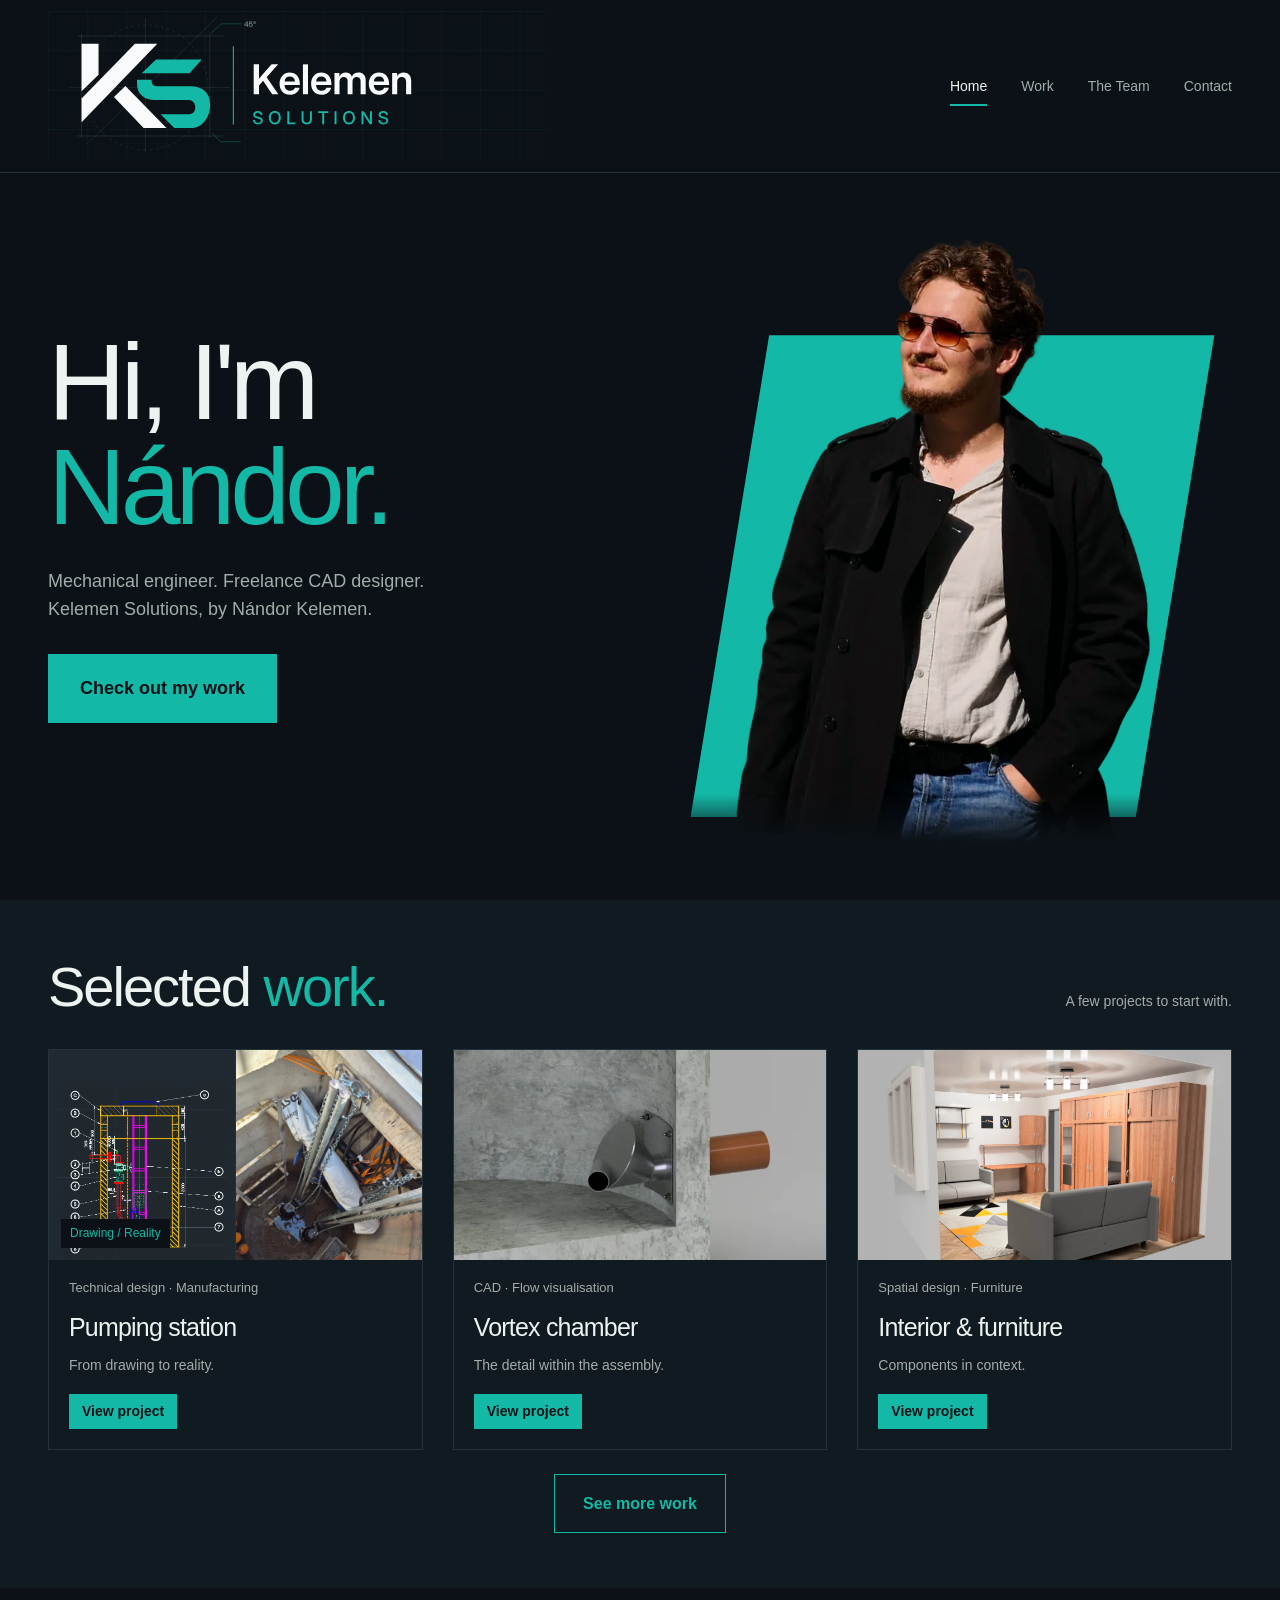
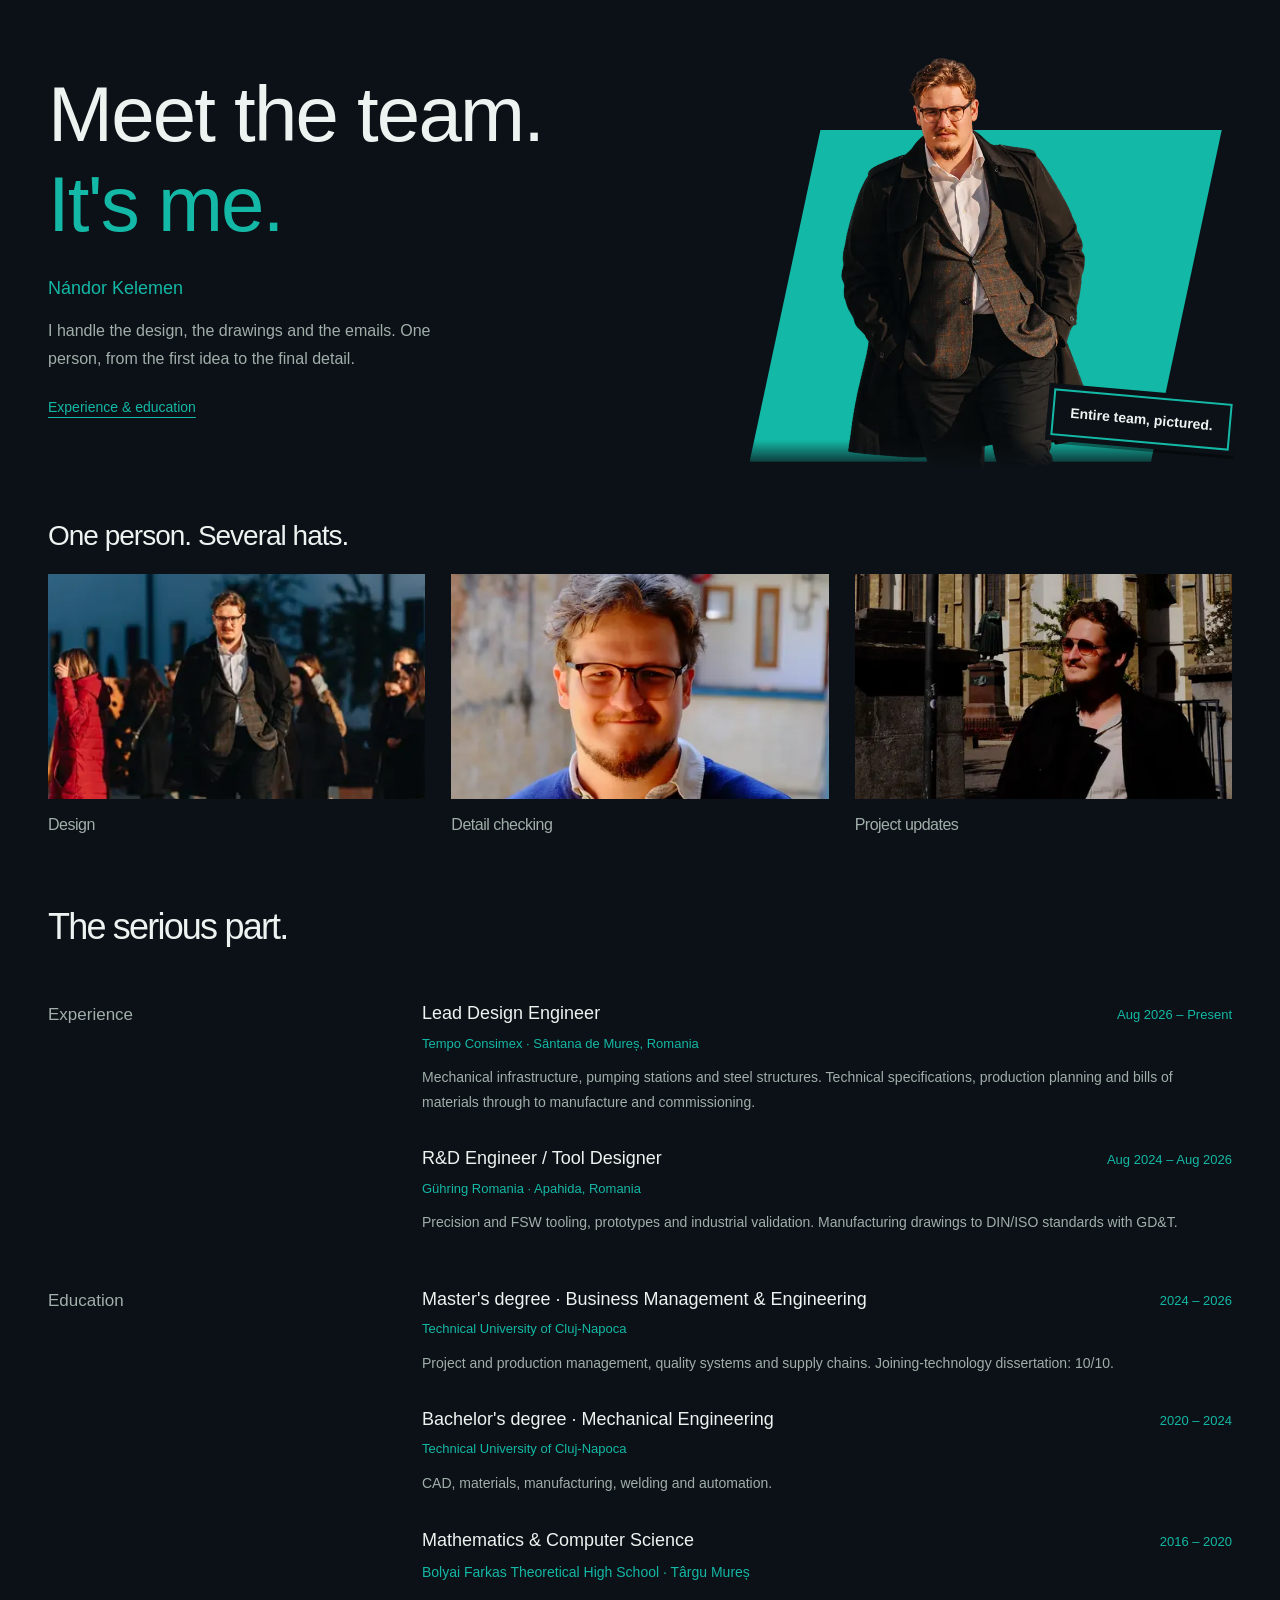
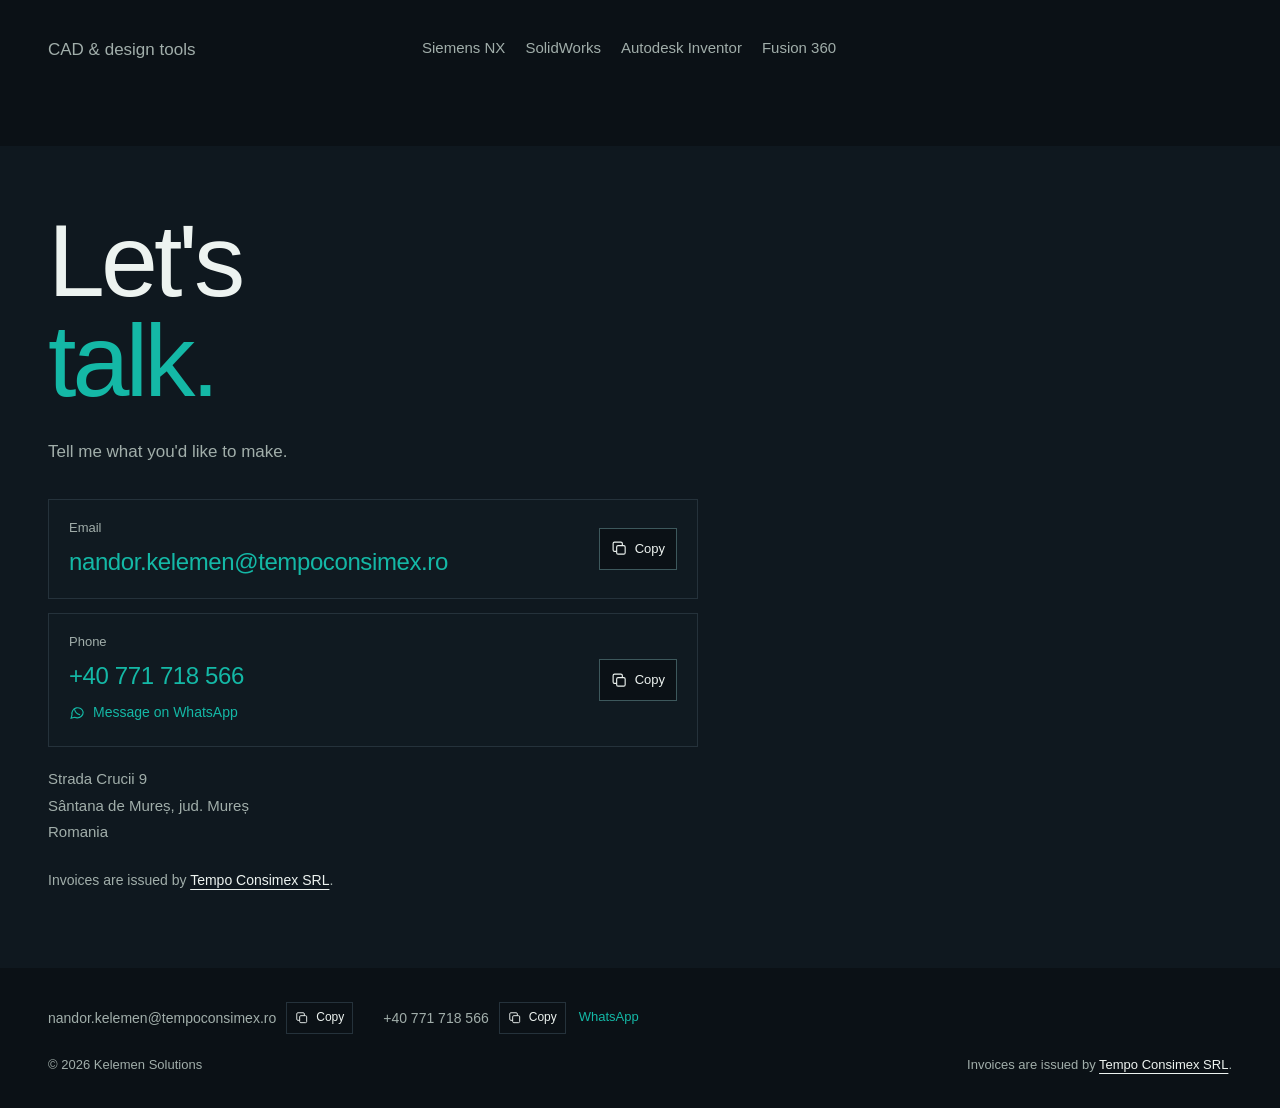
<file: index.html>
<!DOCTYPE html>
<html lang="en"><head><meta charset="UTF-8"><meta name="viewport" content="width=device-width, initial-scale=1"><meta name="theme-color" content="#0b1116"><meta name="description" content="Kelemen Solutions: freelance product CAD design, technical drawings, design for manufacturing and reverse engineering by Nándor Kelemen in Mureș, Romania."><title>Kelemen Solutions | Freelance CAD &amp; Mechanical Design</title><link rel="stylesheet" href="styles.css?v=10d31393b1"><script src="site.js?v=8be8370fa9" defer></script>
<meta property="og:type" content="website">
<meta property="og:site_name" content="Kelemen Solutions">
<meta property="og:title" content="Kelemen Solutions | Freelance CAD &amp; Mechanical Design">
<meta property="og:description" content="Kelemen Solutions: freelance product CAD design, technical drawings, design for manufacturing and reverse engineering by Nándor Kelemen in Mureș, Romania.">
<meta property="og:url" content="https://kelemensolutions.eu/">
<meta property="og:image" content="https://kelemensolutions.eu/assets/share-logo.png">
<meta property="og:image:secure_url" content="https://kelemensolutions.eu/assets/share-logo.png">
<meta property="og:image:type" content="image/png">
<meta property="og:image:width" content="1200">
<meta property="og:image:height" content="630">
<meta property="og:image:alt" content="Kelemen Solutions logo in white and teal on a charcoal engineering grid">
<meta name="twitter:card" content="summary_large_image">
<meta name="twitter:title" content="Kelemen Solutions | Freelance CAD &amp; Mechanical Design">
<meta name="twitter:description" content="Kelemen Solutions: freelance product CAD design, technical drawings, design for manufacturing and reverse engineering by Nándor Kelemen in Mureș, Romania.">
<meta name="twitter:image" content="https://kelemensolutions.eu/assets/share-logo.png">
<meta name="twitter:image:alt" content="Kelemen Solutions logo">
<link rel="canonical" href="https://kelemensolutions.eu/">
<script type="application/ld+json">{"@context":"https://schema.org","@graph":[{"@type":"WebSite","@id":"https://kelemensolutions.eu/#website","name":"Kelemen Solutions","url":"https://kelemensolutions.eu/","publisher":{"@id":"https://kelemensolutions.eu/#organization"},"inLanguage":"en"},{"@type":"Organization","@id":"https://kelemensolutions.eu/#organization","name":"Kelemen Solutions","url":"https://kelemensolutions.eu/","description":"Kelemen Solutions: freelance product CAD design, technical drawings, design for manufacturing and reverse engineering by Nándor Kelemen in Mureș, Romania.","logo":{"@type":"ImageObject","url":"https://kelemensolutions.eu/assets/share-logo.png","width":1200,"height":630},"founder":{"@id":"https://kelemensolutions.eu/#nandor-kelemen"},"email":"nandor.kelemen@tempoconsimex.ro","telephone":"+40771718566","address":{"@type":"PostalAddress","streetAddress":"Strada Crucii 9","addressLocality":"Sântana de Mureș","addressRegion":"Mureș","addressCountry":"RO"}},{"@type":"Person","@id":"https://kelemensolutions.eu/#nandor-kelemen","name":"Nándor Kelemen","jobTitle":"Mechanical Engineer","url":"https://kelemensolutions.eu/team"}]}</script>
<link rel="icon" href="favicon.ico?v=e1e530679e" sizes="16x16 32x32 48x48"><link rel="icon" type="image/png" href="assets/favicon-48.png?v=e1e530679e" sizes="48x48"><link rel="apple-touch-icon" href="assets/favicon-180.png?v=e1e530679e" sizes="180x180">
</head><body class="home-page scrolling-home"><a class="skip" href="#main">Skip to content</a><header class="site-header home-header"><div class="wrap header-inner"><a class="brand home-banner-brand" href="index.html" aria-label="Kelemen Solutions home"><svg class="home-blueprint-logo" xmlns="http://www.w3.org/2000/svg" width="1400" height="420" viewBox="0 0 1400 420" role="img" aria-label="Kelemen Solutions — engineering blueprint banner">
<title>Kelemen Solutions — engineering blueprint banner</title><desc>Blue grid, construction geometry, logo on dark background; for engineering-brand presentations.</desc>
<rect width="1400" height="420" fill="#0B1116"/><defs>
    <pattern id="tiny" width="22" height="22" patternUnits="userSpaceOnUse"><path d="M22 0H0V22" fill="none" stroke="#14B8A6" stroke-width="0.75" opacity="0.11"/></pattern>
    <pattern id="large" width="110" height="110" patternUnits="userSpaceOnUse"><rect width="110" height="110" fill="url(#tiny)"/><path d="M110 0H0V110" fill="none" stroke="#14B8A6" stroke-width="1" opacity="0.209"/></pattern>
    </defs><rect width="1400" height="420" fill="url(#large)"/><path d="M82 70H492 M82 350H492 M94 62V354 M453 62V354" fill="none" stroke="#7D9B9F" stroke-width="1" opacity=".48"/><circle cx="273" cy="214" r="175" stroke="#7D9B9F" stroke-dasharray="8 9" fill="none" stroke-opacity=".4"/><path d="M273 20V395 M60 214H510 M109 373L473 18" stroke="#7D9B9F" stroke-width="1.2" stroke-opacity=".35" fill="none"/><g transform="translate(94 92) scale(0.48517520)"><path d="M0 0 H98 V178 L0 274 Z" fill="#F8FAFC"/><path d="M0 316 L308 0 H437 L0 452 Z" fill="#F8FAFC"/><path d="M187 307 L253 243 L490 486 H358 Z" fill="#F8FAFC"/><path d="M347 169 L430 90 H694 L623 169 Z" fill="#14B8A6"/><path d="M320 207 H404 V216 C404 234 416 245 442 245 H626 C700 245 742 282 742 353 C742 423 697 486 633 486 H535 L456 406 H621 C670 406 668 324 617 324 H426 C362 324 320 289 320 231 Z" fill="#14B8A6"/></g><path d="M519 99V318" fill="none" stroke="#14B8A6" stroke-width="3"/><path d="M124 0H388V436L592 667L1045 0H1353L770 845L1343 1490H1017L621 1041C543 951 466 861 388 771V1490H124Z" transform="translate(569.000 233.000) scale(0.0561523 -0.0561523)" fill="#F8FAFC"/><path d="M578 -24C825 -24 1021 119 1061 326H825C796 236 711 175 584 175C414 175 316 290 310 462H1074V531C1074 855 872 1080 568 1080C272 1080 63 848 63 527C63 207 261 -24 578 -24ZM312 636C329 787 426 880 572 880C718 880 816 787 832 636Z" transform="translate(644.873 233.000) scale(0.0561523 -0.0561523)" fill="#F8FAFC"/><path d="M364 1490H112V0H364Z" transform="translate(707.493 233.000) scale(0.0561523 -0.0561523)" fill="#F8FAFC"/><path d="M578 -24C825 -24 1021 119 1061 326H825C796 236 711 175 584 175C414 175 316 290 310 462H1074V531C1074 855 872 1080 568 1080C272 1080 63 848 63 527C63 207 261 -24 578 -24ZM312 636C329 787 426 880 572 880C718 880 816 787 832 636Z" transform="translate(733.222 233.000) scale(0.0561523 -0.0561523)" fill="#F8FAFC"/><path d="M112 0H364V630C364 781 461 863 575 863C687 863 767 788 767 673V0H1012V648C1012 774 1091 863 1219 863C1327 863 1415 801 1415 661V0H1668V697C1668 945 1514 1077 1314 1077C1160 1077 1034 999 978 877C934 998 817 1077 674 1077C541 1077 420 1009 356 873V1056H112Z" transform="translate(795.842 233.000) scale(0.0561523 -0.0561523)" fill="#F8FAFC"/><path d="M578 -24C825 -24 1021 119 1061 326H825C796 236 711 175 584 175C414 175 316 290 310 462H1074V531C1074 855 872 1080 568 1080C272 1080 63 848 63 527C63 207 261 -24 578 -24ZM312 636C329 787 426 880 572 880C718 880 816 787 832 636Z" transform="translate(894.737 233.000) scale(0.0561523 -0.0561523)" fill="#F8FAFC"/><path d="M364 597C364 777 463 856 595 856C730 856 808 775 808 620V0H1061V660C1061 931 905 1077 684 1077C539 1077 432 1013 360 894V1056H112V0H364Z" transform="translate(957.358 233.000) scale(0.0561523 -0.0561523)" fill="#F8FAFC"/><path d="M652 -24C990 -24 1209 152 1209 420C1209 633 1071 762 772 833L611 871C406 920 326 982 326 1090C326 1225 453 1320 633 1320C821 1320 943 1215 954 1044H1169C1160 1335 957 1514 636 1514C316 1514 105 1341 105 1079C105 873 237 748 538 677L701 638C908 589 987 523 987 408C987 263 854 170 652 170C429 170 298 286 297 483H75C75 168 295 -24 652 -24Z" transform="translate(572.000 317.000) scale(0.0244141 -0.0244141)" fill="#14B8A6"/><path d="M766 -24C1163 -24 1452 288 1452 744C1452 1202 1163 1514 766 1514C369 1514 81 1202 81 744C81 289 369 -24 766 -24ZM766 179C509 179 304 381 304 744C304 1109 509 1311 766 1311C1023 1311 1229 1109 1229 744C1229 381 1023 179 766 179Z" transform="translate(616.348 317.000) scale(0.0244141 -0.0244141)" fill="#14B8A6"/><path d="M136 0H1063V195H358V1490H136Z" transform="translate(666.774 317.000) scale(0.0244141 -0.0244141)" fill="#14B8A6"/><path d="M720 -24C1078 -24 1312 199 1312 510V1490H1091V528C1091 324 950 177 720 177C491 177 350 324 350 528V1490H129V510C129 199 362 -24 720 -24Z" transform="translate(706.898 317.000) scale(0.0244141 -0.0244141)" fill="#14B8A6"/><path d="M48 1295H523V0H746V1295H1219V1490H48Z" transform="translate(755.079 317.000) scale(0.0244141 -0.0244141)" fill="#14B8A6"/><path d="M358 1490H136V0H358Z" transform="translate(799.012 317.000) scale(0.0244141 -0.0244141)" fill="#14B8A6"/><path d="M766 -24C1163 -24 1452 288 1452 744C1452 1202 1163 1514 766 1514C369 1514 81 1202 81 744C81 289 369 -24 766 -24ZM766 179C509 179 304 381 304 744C304 1109 509 1311 766 1311C1023 1311 1229 1109 1229 744C1229 381 1023 179 766 179Z" transform="translate(824.072 317.000) scale(0.0244141 -0.0244141)" fill="#14B8A6"/><path d="M136 0H358V806C358 872 357 1001 350 1176C449 1006 530 871 572 805L1081 0H1329V1490H1106V603C1106 549 1108 422 1112 314C1052 420 986 533 951 589L382 1490H136Z" transform="translate(874.499 317.000) scale(0.0244141 -0.0244141)" fill="#14B8A6"/><path d="M652 -24C990 -24 1209 152 1209 420C1209 633 1071 762 772 833L611 871C406 920 326 982 326 1090C326 1225 453 1320 633 1320C821 1320 943 1215 954 1044H1169C1160 1335 957 1514 636 1514C316 1514 105 1341 105 1079C105 873 237 748 538 677L701 638C908 589 987 523 987 408C987 263 854 170 652 170C429 170 298 286 297 483H75C75 168 295 -24 652 -24Z" transform="translate(923.241 317.000) scale(0.0244141 -0.0244141)" fill="#14B8A6"/><g stroke="#14B8A6" stroke-width="1.2" fill="none" opacity=".7"><path d="M455 64L485 36 L542 36"/><path d="M460 342L483 366L540 366"/></g><path d="M54 347H809V0H1020V347H1237V533H1020V1490H748L54 525ZM809 533H289V535L807 1257H809Z" transform="translate(549.000 44.000) scale(0.0097656 -0.0097656)" fill="#7D9B9F"/><path d="M600 -21C910 -21 1116 192 1116 494C1116 787 916 1000 644 1000C509 1000 397 955 309 861H307L340 1300H1032V1490H141L92 633H301C343 750 458 814 611 814C785 814 903 679 903 490C903 301 781 166 601 166C430 166 303 282 290 441H73C85 173 303 -21 600 -21Z" transform="translate(562.017 44.000) scale(0.0097656 -0.0097656)" fill="#7D9B9F"/><path d="M438 818C626 818 779 971 779 1159C779 1348 626 1501 438 1501C250 1501 96 1348 96 1159C96 971 250 818 438 818ZM438 982C340 981 260 1061 260 1159C260 1257 340 1337 438 1337C536 1337 615 1257 615 1159C615 1061 536 981 438 982Z" transform="translate(574.107 44.000) scale(0.0097656 -0.0097656)" fill="#7D9B9F"/>
</svg><span class="compact-home-brand"><svg class="brand-logo brand-wide" xmlns="http://www.w3.org/2000/svg" width="1120" height="190" viewBox="35 20 1120 190" role="img" aria-label="Kelemen Solutions — horizontal logo">
<title>Kelemen Solutions — horizontal logo</title><desc>One-line website header logo on transparent background with outlined text.</desc>
<g transform="translate(49 32) scale(0.34366577)"><path d="M0 0 H98 V178 L0 274 Z" fill="#F8FAFC"/><path d="M0 316 L308 0 H437 L0 452 Z" fill="#F8FAFC"/><path d="M187 307 L253 243 L490 486 H358 Z" fill="#F8FAFC"/><path d="M347 169 L430 90 H694 L623 169 Z" fill="#14B8A6"/><path d="M320 207 H404 V216 C404 234 416 245 442 245 H626 C700 245 742 282 742 353 C742 423 697 486 633 486 H535 L456 406 H621 C670 406 668 324 617 324 H426 C362 324 320 289 320 231 Z" fill="#14B8A6"/></g><path d="M359 47V183" fill="none" stroke="#14B8A6" stroke-width="3"/><path d="M124 0H388V436L592 667L1045 0H1353L770 845L1343 1490H1017L621 1041C543 951 466 861 388 771V1490H124Z" transform="translate(398.000 155.000) scale(0.0444336 -0.0444336)" fill="#F8FAFC"/><path d="M578 -24C825 -24 1021 119 1061 326H825C796 236 711 175 584 175C414 175 316 290 310 462H1074V531C1074 855 872 1080 568 1080C272 1080 63 848 63 527C63 207 261 -24 578 -24ZM312 636C329 787 426 880 572 880C718 880 816 787 832 636Z" transform="translate(457.630 155.000) scale(0.0444336 -0.0444336)" fill="#F8FAFC"/><path d="M364 1490H112V0H364Z" transform="translate(506.773 155.000) scale(0.0444336 -0.0444336)" fill="#F8FAFC"/><path d="M578 -24C825 -24 1021 119 1061 326H825C796 236 711 175 584 175C414 175 316 290 310 462H1074V531C1074 855 872 1080 568 1080C272 1080 63 848 63 527C63 207 261 -24 578 -24ZM312 636C329 787 426 880 572 880C718 880 816 787 832 636Z" transform="translate(526.723 155.000) scale(0.0444336 -0.0444336)" fill="#F8FAFC"/><path d="M112 0H364V630C364 781 461 863 575 863C687 863 767 788 767 673V0H1012V648C1012 774 1091 863 1219 863C1327 863 1415 801 1415 661V0H1668V697C1668 945 1514 1077 1314 1077C1160 1077 1034 999 978 877C934 998 817 1077 674 1077C541 1077 420 1009 356 873V1056H112Z" transform="translate(575.867 155.000) scale(0.0444336 -0.0444336)" fill="#F8FAFC"/><path d="M578 -24C825 -24 1021 119 1061 326H825C796 236 711 175 584 175C414 175 316 290 310 462H1074V531C1074 855 872 1080 568 1080C272 1080 63 848 63 527C63 207 261 -24 578 -24ZM312 636C329 787 426 880 572 880C718 880 816 787 832 636Z" transform="translate(653.714 155.000) scale(0.0444336 -0.0444336)" fill="#F8FAFC"/><path d="M364 597C364 777 463 856 595 856C730 856 808 775 808 620V0H1061V660C1061 931 905 1077 684 1077C539 1077 432 1013 360 894V1056H112V0H364Z" transform="translate(702.857 155.000) scale(0.0444336 -0.0444336)" fill="#F8FAFC"/><path d="M652 -24C990 -24 1209 152 1209 420C1209 633 1071 762 772 833L611 871C406 920 326 982 326 1090C326 1225 453 1320 633 1320C821 1320 943 1215 954 1044H1169C1160 1335 957 1514 636 1514C316 1514 105 1341 105 1079C105 873 237 748 538 677L701 638C908 589 987 523 987 408C987 263 854 170 652 170C429 170 298 286 297 483H75C75 168 295 -24 652 -24Z" transform="translate(772.778 155.000) scale(0.0444336 -0.0444336)" fill="#14B8A6"/><path d="M573 -24C875 -24 1078 201 1078 526C1078 853 875 1080 573 1080C271 1080 67 853 67 526C67 201 271 -24 573 -24ZM573 158C392 158 281 301 281 526C281 753 393 898 573 898C753 898 865 753 865 526C865 302 754 158 573 158Z" transform="translate(828.430 155.000) scale(0.0444336 -0.0444336)" fill="#14B8A6"/><path d="M330 1490H119V0H330Z" transform="translate(877.951 155.000) scale(0.0444336 -0.0444336)" fill="#14B8A6"/><path d="M501 -21C641 -21 748 39 820 159V0H1027V1056H816V448C816 252 705 168 562 168C415 168 330 255 330 424V1056H119V398C119 122 284 -21 501 -21Z" transform="translate(896.502 155.000) scale(0.0444336 -0.0444336)" fill="#14B8A6"/><path d="M628 1056H414V1344H202V1056H16V882H202V252C202 82 297 0 495 0H628V174H525C441 174 414 201 414 279V882H628Z" transform="translate(946.023 155.000) scale(0.0444336 -0.0444336)" fill="#14B8A6"/><path d="M119 0H330V1056H119ZM224 1238C299 1238 358 1295 358 1367C358 1440 299 1497 224 1497C149 1497 91 1440 91 1367C91 1295 149 1238 224 1238Z" transform="translate(974.660 155.000) scale(0.0444336 -0.0444336)" fill="#14B8A6"/><path d="M573 -24C875 -24 1078 201 1078 526C1078 853 875 1080 573 1080C271 1080 67 853 67 526C67 201 271 -24 573 -24ZM573 158C392 158 281 301 281 526C281 753 393 898 573 898C753 898 865 753 865 526C865 302 754 158 573 158Z" transform="translate(993.211 155.000) scale(0.0444336 -0.0444336)" fill="#14B8A6"/><path d="M330 608C330 804 441 888 585 888C731 888 816 801 816 632V0H1027V658C1027 934 862 1077 645 1077C506 1077 398 1017 326 897V1056H119V0H330Z" transform="translate(1042.732 155.000) scale(0.0444336 -0.0444336)" fill="#14B8A6"/><path d="M510 -25C756 -25 936 99 936 300C936 453 842 545 636 591L456 631C361 653 304 696 304 767C304 848 380 912 500 912C625 912 707 837 709 734H911C905 947 735 1079 497 1079C255 1079 93 950 93 763C93 606 197 505 396 461L571 422C662 402 723 360 723 288C723 204 640 143 506 143C369 143 289 207 277 321H69C84 92 268 -25 510 -25Z" transform="translate(1092.253 155.000) scale(0.0444336 -0.0444336)" fill="#14B8A6"/>
</svg><svg class="brand-logo brand-small" xmlns="http://www.w3.org/2000/svg" width="430" height="292" viewBox="40 130 430 292" role="img" aria-label="Kelemen Solutions — KS icon">
<title>Kelemen Solutions — KS icon</title><desc>Transparent icon, white and teal vector monogram.</desc>
<g transform="translate(53 143) scale(0.54716981)"><path d="M0 0 H98 V178 L0 274 Z" fill="#F8FAFC"/><path d="M0 316 L308 0 H437 L0 452 Z" fill="#F8FAFC"/><path d="M187 307 L253 243 L490 486 H358 Z" fill="#F8FAFC"/><path d="M347 169 L430 90 H694 L623 169 Z" fill="#14B8A6"/><path d="M320 207 H404 V216 C404 234 416 245 442 245 H626 C700 245 742 282 742 353 C742 423 697 486 633 486 H535 L456 406 H621 C670 406 668 324 617 324 H426 C362 324 320 289 320 231 Z" fill="#14B8A6"/></g>
</svg></span></a><nav aria-label="Main navigation"><a href="#home" aria-current="page">Home</a><a href="#work">Work</a><a href="#team">The Team</a><a href="#contact">Contact</a></nav></div></header><div class="wrap"><main id="main"><section id="home" class="home-splash scroll-section" aria-labelledby="home-title"><div class="home-intro"><h1 id="home-title">Hi, I'm<br><em>Nándor.</em></h1><p>Mechanical engineer. Freelance CAD designer.<br>Kelemen Solutions, by Nándor Kelemen.</p><a class="button home-work-button" href="#work">Check out my work</a></div><figure class="home-character"><div class="character-backdrop" aria-hidden="true"></div><img decoding="async" src="assets/home-cutout-768.webp" srcset="assets/home-cutout-480.webp 480w, assets/home-cutout-768.webp 768w, assets/home-cutout-1024.webp 1024w" sizes="(max-width: 640px) 280px, (max-width: 950px) 340px, 420px" alt="Nándor in sunglasses and a black coat, looking to the side" width="1024" height="1536" fetchpriority="high"></figure></section><section id="work" class="home-featured scroll-section" aria-labelledby="featured-title"><div class="featured-heading"><h2 id="featured-title">Selected <em>work.</em></h2><p>A few projects to start with.</p></div><div class="work-gallery" aria-label="Featured projects">
<a class="gallery-card" href="project-pumping-station.html"><div class="gallery-thumb pump-thumb"><img decoding="async" loading="lazy" class="thumb-drawing" src="assets/pump-drawing.webp" alt="Pumping-station technical section" width="605" height="629"><img decoding="async" loading="lazy" class="thumb-site" src="assets/pump-site.webp" alt="Installed equipment inside the pumping station" width="900" height="1200"><span class="thumb-label">Drawing / Reality</span></div><div class="gallery-card-copy"><p class="gallery-category">Technical design · Manufacturing</p><h3>Pumping station</h3><p>From drawing to reality.</p><span class="gallery-action">View project</span></div></a>
<a class="gallery-card" href="project-vortex.html"><div class="gallery-thumb"><div class="image-crop crop-vortex-detail"><img decoding="async" loading="lazy" src="assets/vortex-detail.webp" alt="Close view of the formed vortex outlet and its pipe connection" width="1600" height="570"></div></div><div class="gallery-card-copy"><p class="gallery-category">CAD · Flow visualisation</p><h3>Vortex chamber</h3><p>The detail within the assembly.</p><span class="gallery-action">View project</span></div></a>
<a class="gallery-card" href="project-interior.html"><div class="gallery-thumb"><img decoding="async" loading="lazy" src="assets/interior.webp" alt="Room cutaway with fitted cabinetry, shelving and furniture" width="1300" height="1120"></div><div class="gallery-card-copy"><p class="gallery-category">Spatial design · Furniture</p><h3>Interior & furniture</h3><p>Components in context.</p><span class="gallery-action">View project</span></div></a>
</div><div class="featured-more"><a class="button secondary" href="work.html">See more work</a></div></section><section id="team" class="home-team scroll-section" aria-labelledby="team-title">
<section class="team-hero" aria-labelledby="team-title"><div class="team-intro"><h2 id="team-title">Meet the team.<br><em>It's me.</em></h2><p class="team-name">Nándor Kelemen</p><p class="lead">I handle the design, the drawings and the emails. One person, from the first idea to the final detail.</p><a class="text-link" href="#background">Experience & education</a></div><figure class="team-portrait"><div class="team-portrait-visual"><div class="team-disc" aria-hidden="true"></div><img decoding="async" src="assets/team-cutout-768.webp" srcset="assets/team-cutout-480.webp 480w, assets/team-cutout-768.webp 768w, assets/team-cutout-1024.webp 1024w" sizes="(max-width: 640px) 230px, (max-width: 950px) 260px, 300px" alt="Nándor Kelemen in a black coat and waistcoat, pictured as the entire Kelemen Solutions team" width="1024" height="1536" loading="lazy"></div><figcaption class="portrait-caption">Entire team, pictured.</figcaption></figure></section>
<section class="departments" aria-labelledby="departments-title"><div class="section-heading"><div><h2 id="departments-title">One person. Several hats.</h2></div></div><div class="department-grid">
<figure class="department"><div class="department-photo"><img decoding="async" class="formal-photo" src="assets/me-formal-800.webp" srcset="assets/me-formal-480.webp 480w, assets/me-formal-800.webp 800w" sizes="(max-width: 640px) 180px, (max-width: 950px) 300px, 400px" alt="Nándor dressed formally outdoors" width="1400" height="933" loading="lazy"></div><figcaption><h3>Design</h3></figcaption></figure>
<figure class="department"><div class="department-photo"><img decoding="async" class="portrait-photo" src="assets/me-portrait-800.webp" srcset="assets/me-portrait-480.webp 480w, assets/me-portrait-800.webp 800w" sizes="(max-width: 640px) 180px, (max-width: 950px) 300px, 400px" alt="Nándor wearing glasses and a blue jumper" width="1067" height="1600" loading="lazy"></div><figcaption><h3>Detail checking</h3></figcaption></figure>
<figure class="department"><div class="department-photo"><img decoding="async" class="off-duty-photo" src="assets/me-off-duty-800.webp" srcset="assets/me-off-duty-480.webp 480w, assets/me-off-duty-800.webp 800w" sizes="(max-width: 640px) 180px, (max-width: 950px) 300px, 400px" alt="Nándor wearing sunglasses in front of a historic building" width="1067" height="1600" loading="lazy"></div><figcaption><h3>Project updates</h3></figcaption></figure>
</div></section>
<section id="background" class="team-background" aria-labelledby="background-title"><div class="section-heading"><div><h2 id="background-title">The serious part.</h2></div></div>
<div class="background-row"><h3>Experience</h3><div class="timeline">
<article class="timeline-entry"><div class="entry-heading"><h4>Lead Design Engineer</h4><span class="entry-date">Aug 2026 – Present</span></div><p class="entry-place">Tempo Consimex · Sântana de Mureș, Romania</p><p>Mechanical infrastructure, pumping stations and steel structures. Technical specifications, production planning and bills of materials through to manufacture and commissioning.</p></article>
<article class="timeline-entry"><div class="entry-heading"><h4>R&D Engineer / Tool Designer</h4><span class="entry-date">Aug 2024 – Aug 2026</span></div><p class="entry-place">Gühring Romania · Apahida, Romania</p><p>Precision and FSW tooling, prototypes and industrial validation. Manufacturing drawings to DIN/ISO standards with GD&T.</p></article>
</div></div>
<div class="background-row"><h3>Education</h3><div class="timeline">
<article class="timeline-entry"><div class="entry-heading"><h4>Master's degree · Business Management & Engineering</h4><span class="entry-date">2024 – 2026</span></div><p class="entry-place">Technical University of Cluj-Napoca</p><p>Project and production management, quality systems and supply chains. Joining-technology dissertation: 10/10.</p></article>
<article class="timeline-entry"><div class="entry-heading"><h4>Bachelor's degree · Mechanical Engineering</h4><span class="entry-date">2020 – 2024</span></div><p class="entry-place">Technical University of Cluj-Napoca</p><p>CAD, materials, manufacturing, welding and automation.</p></article>
<article class="timeline-entry"><div class="entry-heading"><h4>Mathematics & Computer Science</h4><span class="entry-date">2016 – 2020</span></div><p class="entry-place">Bolyai Farkas Theoretical High School · Târgu Mureș</p></article>
</div></div>
<div class="background-row"><h3>CAD & design tools</h3><div><div class="skills"><span>Siemens NX</span><span>SolidWorks</span><span>Autodesk Inventor</span><span>Fusion 360</span></div></div></div>
</section>

</section><section id="contact" class="contact-clean scroll-section" aria-labelledby="contact-title"><div class="contact-intro"><h2 id="contact-title">Let's<br><em>talk.</em></h2><p class="lead">Tell me what you'd like to make.</p><address class="contact-methods"><div class="contact-channel"><div><span class="channel-label">Email</span><a class="contact-email" href="mailto:nandor.kelemen@tempoconsimex.ro">nandor.kelemen@tempoconsimex.ro</a></div><button type="button" class="copy-contact" data-copy="nandor.kelemen@tempoconsimex.ro" aria-label="Copy email address"><svg viewBox="0 0 24 24" fill="none" stroke="currentColor" stroke-width="1.6" aria-hidden="true"><rect x="8" y="8" width="12" height="12" rx="2"/><path d="M16 8V5a2 2 0 0 0-2-2H5a2 2 0 0 0-2 2v9a2 2 0 0 0 2 2h3"/></svg><span>Copy</span></button></div><div class="contact-channel"><div><span class="channel-label">Phone</span><a class="contact-phone" href="tel:+40771718566">+40 771 718 566</a><a class="contact-whatsapp" href="https://wa.me/40771718566" target="_blank" rel="noopener" aria-label="Message Nándor on WhatsApp"><svg viewBox="0 0 24 24" fill="none" stroke="currentColor" stroke-width="1.6" aria-hidden="true"><path d="M20 11.5a8 8 0 0 1-8.5 8 8.8 8.8 0 0 1-3.5-.8L3 20l1.3-4.8a8 8 0 1 1 15.7-3.7Z"/><path d="M8 8c1 4 3 6 7 7" stroke-linecap="round"/></svg>Message on WhatsApp</a></div><button type="button" class="copy-contact" data-copy="+40 771 718 566" aria-label="Copy phone number"><svg viewBox="0 0 24 24" fill="none" stroke="currentColor" stroke-width="1.6" aria-hidden="true"><rect x="8" y="8" width="12" height="12" rx="2"/><path d="M16 8V5a2 2 0 0 0-2-2H5a2 2 0 0 0-2 2v9a2 2 0 0 0 2 2h3"/></svg><span>Copy</span></button></div><p>Strada Crucii 9<br>Sântana de Mureș, jud. Mureș<br>Romania</p></address><p class="contact-billing">Invoices are issued by <a href="https://www.tempoconsimex.ro/" target="_blank" rel="noopener">Tempo Consimex SRL</a>.</p></div></section></main><footer class="site-footer"><div class="footer-contact"><div class="footer-contact-item"><a href="mailto:nandor.kelemen@tempoconsimex.ro">nandor.kelemen@tempoconsimex.ro</a><button type="button" class="copy-contact copy-compact" data-copy="nandor.kelemen@tempoconsimex.ro" aria-label="Copy email address"><svg viewBox="0 0 24 24" fill="none" stroke="currentColor" stroke-width="1.6" aria-hidden="true"><rect x="8" y="8" width="12" height="12" rx="2"/><path d="M16 8V5a2 2 0 0 0-2-2H5a2 2 0 0 0-2 2v9a2 2 0 0 0 2 2h3"/></svg><span>Copy</span></button></div><div class="footer-contact-item"><a href="tel:+40771718566">+40 771 718 566</a><button type="button" class="copy-contact copy-compact" data-copy="+40 771 718 566" aria-label="Copy phone number"><svg viewBox="0 0 24 24" fill="none" stroke="currentColor" stroke-width="1.6" aria-hidden="true"><rect x="8" y="8" width="12" height="12" rx="2"/><path d="M16 8V5a2 2 0 0 0-2-2H5a2 2 0 0 0-2 2v9a2 2 0 0 0 2 2h3"/></svg><span>Copy</span></button><a class="footer-whatsapp" href="https://wa.me/40771718566" target="_blank" rel="noopener">WhatsApp</a></div></div><div class="footer-bottom"><span>© <span data-year>2026</span> Kelemen Solutions</span><p class="billing-note">Invoices are issued by <a href="https://www.tempoconsimex.ro/" target="_blank" rel="noopener">Tempo Consimex SRL</a>.</p></div></footer></div></body></html>
</file>
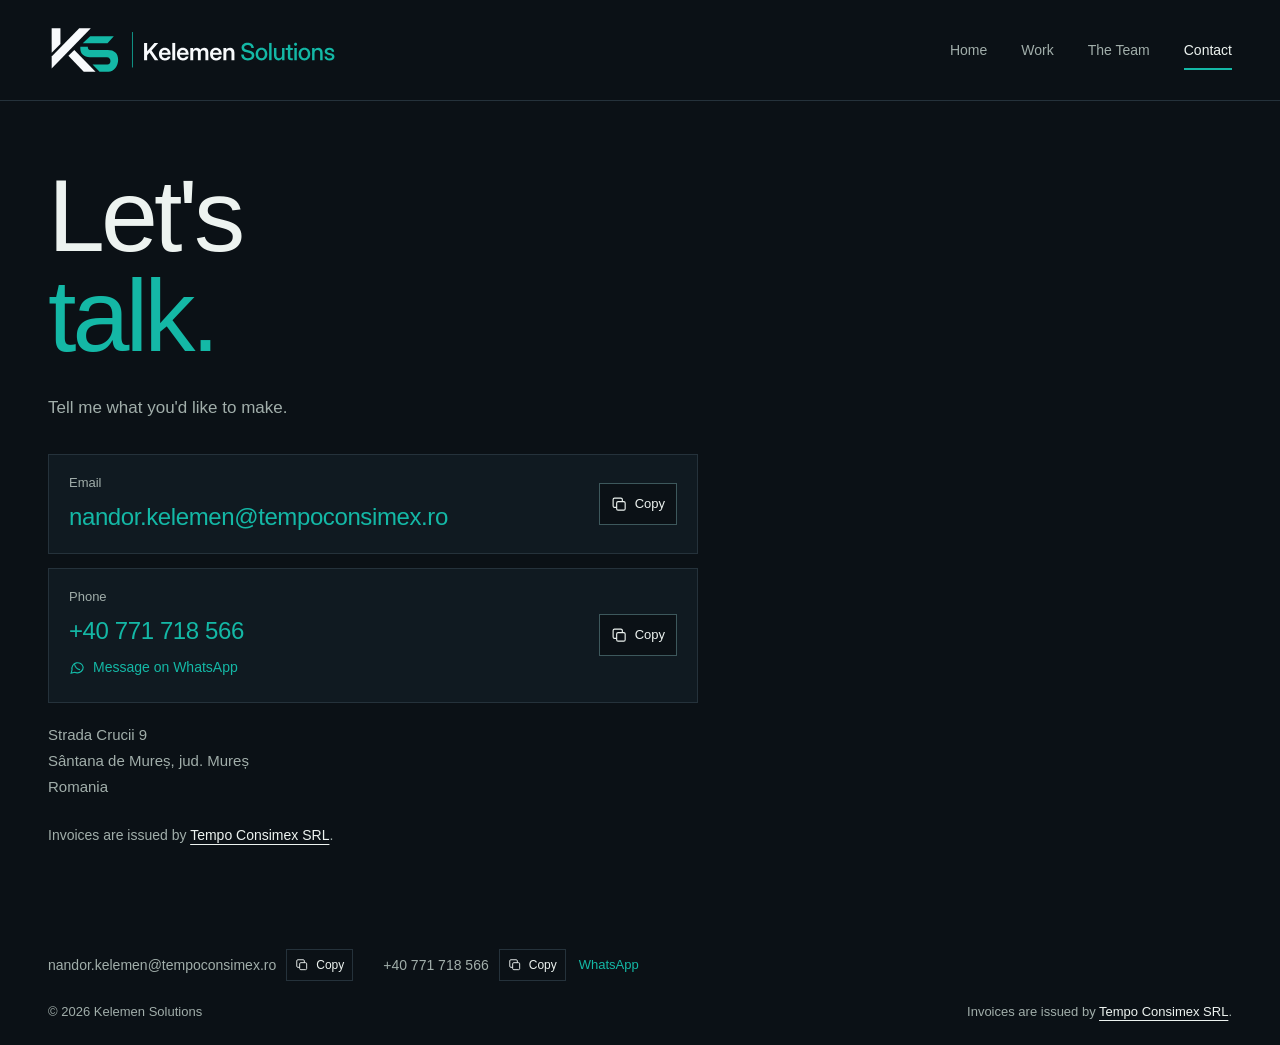
<file: contact.html>
<!DOCTYPE html>
<html lang="en"><head><meta charset="UTF-8"><meta name="viewport" content="width=device-width, initial-scale=1"><meta name="theme-color" content="#0b1116"><meta name="description" content="Discuss your CAD design, technical drawing or manufacturing project with Nándor Kelemen at Kelemen Solutions, based in Sântana de Mureș, Romania."><title>Contact Nándor Kelemen for CAD Design | Kelemen Solutions</title><link rel="stylesheet" href="styles.css?v=10d31393b1"><script src="site.js?v=8be8370fa9" defer></script>
<meta property="og:type" content="website">
<meta property="og:site_name" content="Kelemen Solutions">
<meta property="og:title" content="Contact Nándor Kelemen for CAD Design | Kelemen Solutions">
<meta property="og:description" content="Discuss your CAD design, technical drawing or manufacturing project with Nándor Kelemen at Kelemen Solutions, based in Sântana de Mureș, Romania.">
<meta property="og:url" content="https://kelemensolutions.eu/contact">
<meta property="og:image" content="https://kelemensolutions.eu/assets/share-logo.png">
<meta property="og:image:secure_url" content="https://kelemensolutions.eu/assets/share-logo.png">
<meta property="og:image:type" content="image/png">
<meta property="og:image:width" content="1200">
<meta property="og:image:height" content="630">
<meta property="og:image:alt" content="Kelemen Solutions logo in white and teal on a charcoal engineering grid">
<meta name="twitter:card" content="summary_large_image">
<meta name="twitter:title" content="Contact Nándor Kelemen for CAD Design | Kelemen Solutions">
<meta name="twitter:description" content="Discuss your CAD design, technical drawing or manufacturing project with Nándor Kelemen at Kelemen Solutions, based in Sântana de Mureș, Romania.">
<meta name="twitter:image" content="https://kelemensolutions.eu/assets/share-logo.png">
<meta name="twitter:image:alt" content="Kelemen Solutions logo">
<link rel="canonical" href="https://kelemensolutions.eu/contact">
<link rel="icon" href="favicon.ico?v=e1e530679e" sizes="16x16 32x32 48x48"><link rel="icon" type="image/png" href="assets/favicon-48.png?v=e1e530679e" sizes="48x48"><link rel="apple-touch-icon" href="assets/favicon-180.png?v=e1e530679e" sizes="180x180">
</head>
<body class="content-page"><a class="skip" href="#main">Skip to content</a><header class="site-header"><div class="wrap header-inner"><a class="brand" href="index.html" aria-label="Kelemen Solutions home"><svg class="brand-logo brand-wide" xmlns="http://www.w3.org/2000/svg" width="1120" height="190" viewBox="35 20 1120 190" role="img" aria-label="Kelemen Solutions — horizontal logo">
<title>Kelemen Solutions — horizontal logo</title><desc>One-line website header logo on transparent background with outlined text.</desc>
<g transform="translate(49 32) scale(0.34366577)"><path d="M0 0 H98 V178 L0 274 Z" fill="#F8FAFC"/><path d="M0 316 L308 0 H437 L0 452 Z" fill="#F8FAFC"/><path d="M187 307 L253 243 L490 486 H358 Z" fill="#F8FAFC"/><path d="M347 169 L430 90 H694 L623 169 Z" fill="#14B8A6"/><path d="M320 207 H404 V216 C404 234 416 245 442 245 H626 C700 245 742 282 742 353 C742 423 697 486 633 486 H535 L456 406 H621 C670 406 668 324 617 324 H426 C362 324 320 289 320 231 Z" fill="#14B8A6"/></g><path d="M359 47V183" fill="none" stroke="#14B8A6" stroke-width="3"/><path d="M124 0H388V436L592 667L1045 0H1353L770 845L1343 1490H1017L621 1041C543 951 466 861 388 771V1490H124Z" transform="translate(398.000 155.000) scale(0.0444336 -0.0444336)" fill="#F8FAFC"/><path d="M578 -24C825 -24 1021 119 1061 326H825C796 236 711 175 584 175C414 175 316 290 310 462H1074V531C1074 855 872 1080 568 1080C272 1080 63 848 63 527C63 207 261 -24 578 -24ZM312 636C329 787 426 880 572 880C718 880 816 787 832 636Z" transform="translate(457.630 155.000) scale(0.0444336 -0.0444336)" fill="#F8FAFC"/><path d="M364 1490H112V0H364Z" transform="translate(506.773 155.000) scale(0.0444336 -0.0444336)" fill="#F8FAFC"/><path d="M578 -24C825 -24 1021 119 1061 326H825C796 236 711 175 584 175C414 175 316 290 310 462H1074V531C1074 855 872 1080 568 1080C272 1080 63 848 63 527C63 207 261 -24 578 -24ZM312 636C329 787 426 880 572 880C718 880 816 787 832 636Z" transform="translate(526.723 155.000) scale(0.0444336 -0.0444336)" fill="#F8FAFC"/><path d="M112 0H364V630C364 781 461 863 575 863C687 863 767 788 767 673V0H1012V648C1012 774 1091 863 1219 863C1327 863 1415 801 1415 661V0H1668V697C1668 945 1514 1077 1314 1077C1160 1077 1034 999 978 877C934 998 817 1077 674 1077C541 1077 420 1009 356 873V1056H112Z" transform="translate(575.867 155.000) scale(0.0444336 -0.0444336)" fill="#F8FAFC"/><path d="M578 -24C825 -24 1021 119 1061 326H825C796 236 711 175 584 175C414 175 316 290 310 462H1074V531C1074 855 872 1080 568 1080C272 1080 63 848 63 527C63 207 261 -24 578 -24ZM312 636C329 787 426 880 572 880C718 880 816 787 832 636Z" transform="translate(653.714 155.000) scale(0.0444336 -0.0444336)" fill="#F8FAFC"/><path d="M364 597C364 777 463 856 595 856C730 856 808 775 808 620V0H1061V660C1061 931 905 1077 684 1077C539 1077 432 1013 360 894V1056H112V0H364Z" transform="translate(702.857 155.000) scale(0.0444336 -0.0444336)" fill="#F8FAFC"/><path d="M652 -24C990 -24 1209 152 1209 420C1209 633 1071 762 772 833L611 871C406 920 326 982 326 1090C326 1225 453 1320 633 1320C821 1320 943 1215 954 1044H1169C1160 1335 957 1514 636 1514C316 1514 105 1341 105 1079C105 873 237 748 538 677L701 638C908 589 987 523 987 408C987 263 854 170 652 170C429 170 298 286 297 483H75C75 168 295 -24 652 -24Z" transform="translate(772.778 155.000) scale(0.0444336 -0.0444336)" fill="#14B8A6"/><path d="M573 -24C875 -24 1078 201 1078 526C1078 853 875 1080 573 1080C271 1080 67 853 67 526C67 201 271 -24 573 -24ZM573 158C392 158 281 301 281 526C281 753 393 898 573 898C753 898 865 753 865 526C865 302 754 158 573 158Z" transform="translate(828.430 155.000) scale(0.0444336 -0.0444336)" fill="#14B8A6"/><path d="M330 1490H119V0H330Z" transform="translate(877.951 155.000) scale(0.0444336 -0.0444336)" fill="#14B8A6"/><path d="M501 -21C641 -21 748 39 820 159V0H1027V1056H816V448C816 252 705 168 562 168C415 168 330 255 330 424V1056H119V398C119 122 284 -21 501 -21Z" transform="translate(896.502 155.000) scale(0.0444336 -0.0444336)" fill="#14B8A6"/><path d="M628 1056H414V1344H202V1056H16V882H202V252C202 82 297 0 495 0H628V174H525C441 174 414 201 414 279V882H628Z" transform="translate(946.023 155.000) scale(0.0444336 -0.0444336)" fill="#14B8A6"/><path d="M119 0H330V1056H119ZM224 1238C299 1238 358 1295 358 1367C358 1440 299 1497 224 1497C149 1497 91 1440 91 1367C91 1295 149 1238 224 1238Z" transform="translate(974.660 155.000) scale(0.0444336 -0.0444336)" fill="#14B8A6"/><path d="M573 -24C875 -24 1078 201 1078 526C1078 853 875 1080 573 1080C271 1080 67 853 67 526C67 201 271 -24 573 -24ZM573 158C392 158 281 301 281 526C281 753 393 898 573 898C753 898 865 753 865 526C865 302 754 158 573 158Z" transform="translate(993.211 155.000) scale(0.0444336 -0.0444336)" fill="#14B8A6"/><path d="M330 608C330 804 441 888 585 888C731 888 816 801 816 632V0H1027V658C1027 934 862 1077 645 1077C506 1077 398 1017 326 897V1056H119V0H330Z" transform="translate(1042.732 155.000) scale(0.0444336 -0.0444336)" fill="#14B8A6"/><path d="M510 -25C756 -25 936 99 936 300C936 453 842 545 636 591L456 631C361 653 304 696 304 767C304 848 380 912 500 912C625 912 707 837 709 734H911C905 947 735 1079 497 1079C255 1079 93 950 93 763C93 606 197 505 396 461L571 422C662 402 723 360 723 288C723 204 640 143 506 143C369 143 289 207 277 321H69C84 92 268 -25 510 -25Z" transform="translate(1092.253 155.000) scale(0.0444336 -0.0444336)" fill="#14B8A6"/>
</svg><svg class="brand-logo brand-small" xmlns="http://www.w3.org/2000/svg" width="430" height="292" viewBox="40 130 430 292" role="img" aria-label="Kelemen Solutions — KS icon">
<title>Kelemen Solutions — KS icon</title><desc>Transparent icon, white and teal vector monogram.</desc>
<g transform="translate(53 143) scale(0.54716981)"><path d="M0 0 H98 V178 L0 274 Z" fill="#F8FAFC"/><path d="M0 316 L308 0 H437 L0 452 Z" fill="#F8FAFC"/><path d="M187 307 L253 243 L490 486 H358 Z" fill="#F8FAFC"/><path d="M347 169 L430 90 H694 L623 169 Z" fill="#14B8A6"/><path d="M320 207 H404 V216 C404 234 416 245 442 245 H626 C700 245 742 282 742 353 C742 423 697 486 633 486 H535 L456 406 H621 C670 406 668 324 617 324 H426 C362 324 320 289 320 231 Z" fill="#14B8A6"/></g>
</svg></a><nav aria-label="Main navigation"><a href="index.html#home">Home</a><a href="work.html">Work</a><a href="index.html#team">The Team</a><a href="index.html#contact" aria-current="page">Contact</a></nav></div></header><div class="wrap"><main id="main"><section class="contact-clean" aria-labelledby="contact-title"><div class="contact-intro"><h1 id="contact-title">Let's<br><em>talk.</em></h1><p class="lead">Tell me what you'd like to make.</p><address class="contact-methods"><div class="contact-channel"><div><span class="channel-label">Email</span><a class="contact-email" href="mailto:nandor.kelemen@tempoconsimex.ro">nandor.kelemen@tempoconsimex.ro</a></div><button type="button" class="copy-contact" data-copy="nandor.kelemen@tempoconsimex.ro" aria-label="Copy email address"><svg viewBox="0 0 24 24" fill="none" stroke="currentColor" stroke-width="1.6" aria-hidden="true"><rect x="8" y="8" width="12" height="12" rx="2"/><path d="M16 8V5a2 2 0 0 0-2-2H5a2 2 0 0 0-2 2v9a2 2 0 0 0 2 2h3"/></svg><span>Copy</span></button></div><div class="contact-channel"><div><span class="channel-label">Phone</span><a class="contact-phone" href="tel:+40771718566">+40 771 718 566</a><a class="contact-whatsapp" href="https://wa.me/40771718566" target="_blank" rel="noopener" aria-label="Message Nándor on WhatsApp"><svg viewBox="0 0 24 24" fill="none" stroke="currentColor" stroke-width="1.6" aria-hidden="true"><path d="M20 11.5a8 8 0 0 1-8.5 8 8.8 8.8 0 0 1-3.5-.8L3 20l1.3-4.8a8 8 0 1 1 15.7-3.7Z"/><path d="M8 8c1 4 3 6 7 7" stroke-linecap="round"/></svg>Message on WhatsApp</a></div><button type="button" class="copy-contact" data-copy="+40 771 718 566" aria-label="Copy phone number"><svg viewBox="0 0 24 24" fill="none" stroke="currentColor" stroke-width="1.6" aria-hidden="true"><rect x="8" y="8" width="12" height="12" rx="2"/><path d="M16 8V5a2 2 0 0 0-2-2H5a2 2 0 0 0-2 2v9a2 2 0 0 0 2 2h3"/></svg><span>Copy</span></button></div><p>Strada Crucii 9<br>Sântana de Mureș, jud. Mureș<br>Romania</p></address><p class="contact-billing">Invoices are issued by <a href="https://www.tempoconsimex.ro/" target="_blank" rel="noopener">Tempo Consimex SRL</a>.</p></div></section></main><footer class="site-footer"><div class="footer-contact"><div class="footer-contact-item"><a href="mailto:nandor.kelemen@tempoconsimex.ro">nandor.kelemen@tempoconsimex.ro</a><button type="button" class="copy-contact copy-compact" data-copy="nandor.kelemen@tempoconsimex.ro" aria-label="Copy email address"><svg viewBox="0 0 24 24" fill="none" stroke="currentColor" stroke-width="1.6" aria-hidden="true"><rect x="8" y="8" width="12" height="12" rx="2"/><path d="M16 8V5a2 2 0 0 0-2-2H5a2 2 0 0 0-2 2v9a2 2 0 0 0 2 2h3"/></svg><span>Copy</span></button></div><div class="footer-contact-item"><a href="tel:+40771718566">+40 771 718 566</a><button type="button" class="copy-contact copy-compact" data-copy="+40 771 718 566" aria-label="Copy phone number"><svg viewBox="0 0 24 24" fill="none" stroke="currentColor" stroke-width="1.6" aria-hidden="true"><rect x="8" y="8" width="12" height="12" rx="2"/><path d="M16 8V5a2 2 0 0 0-2-2H5a2 2 0 0 0-2 2v9a2 2 0 0 0 2 2h3"/></svg><span>Copy</span></button><a class="footer-whatsapp" href="https://wa.me/40771718566" target="_blank" rel="noopener">WhatsApp</a></div></div><div class="footer-bottom"><span>© <span data-year>2026</span> Kelemen Solutions</span><p class="billing-note">Invoices are issued by <a href="https://www.tempoconsimex.ro/" target="_blank" rel="noopener">Tempo Consimex SRL</a>.</p></div></footer></div></body></html>
</file>
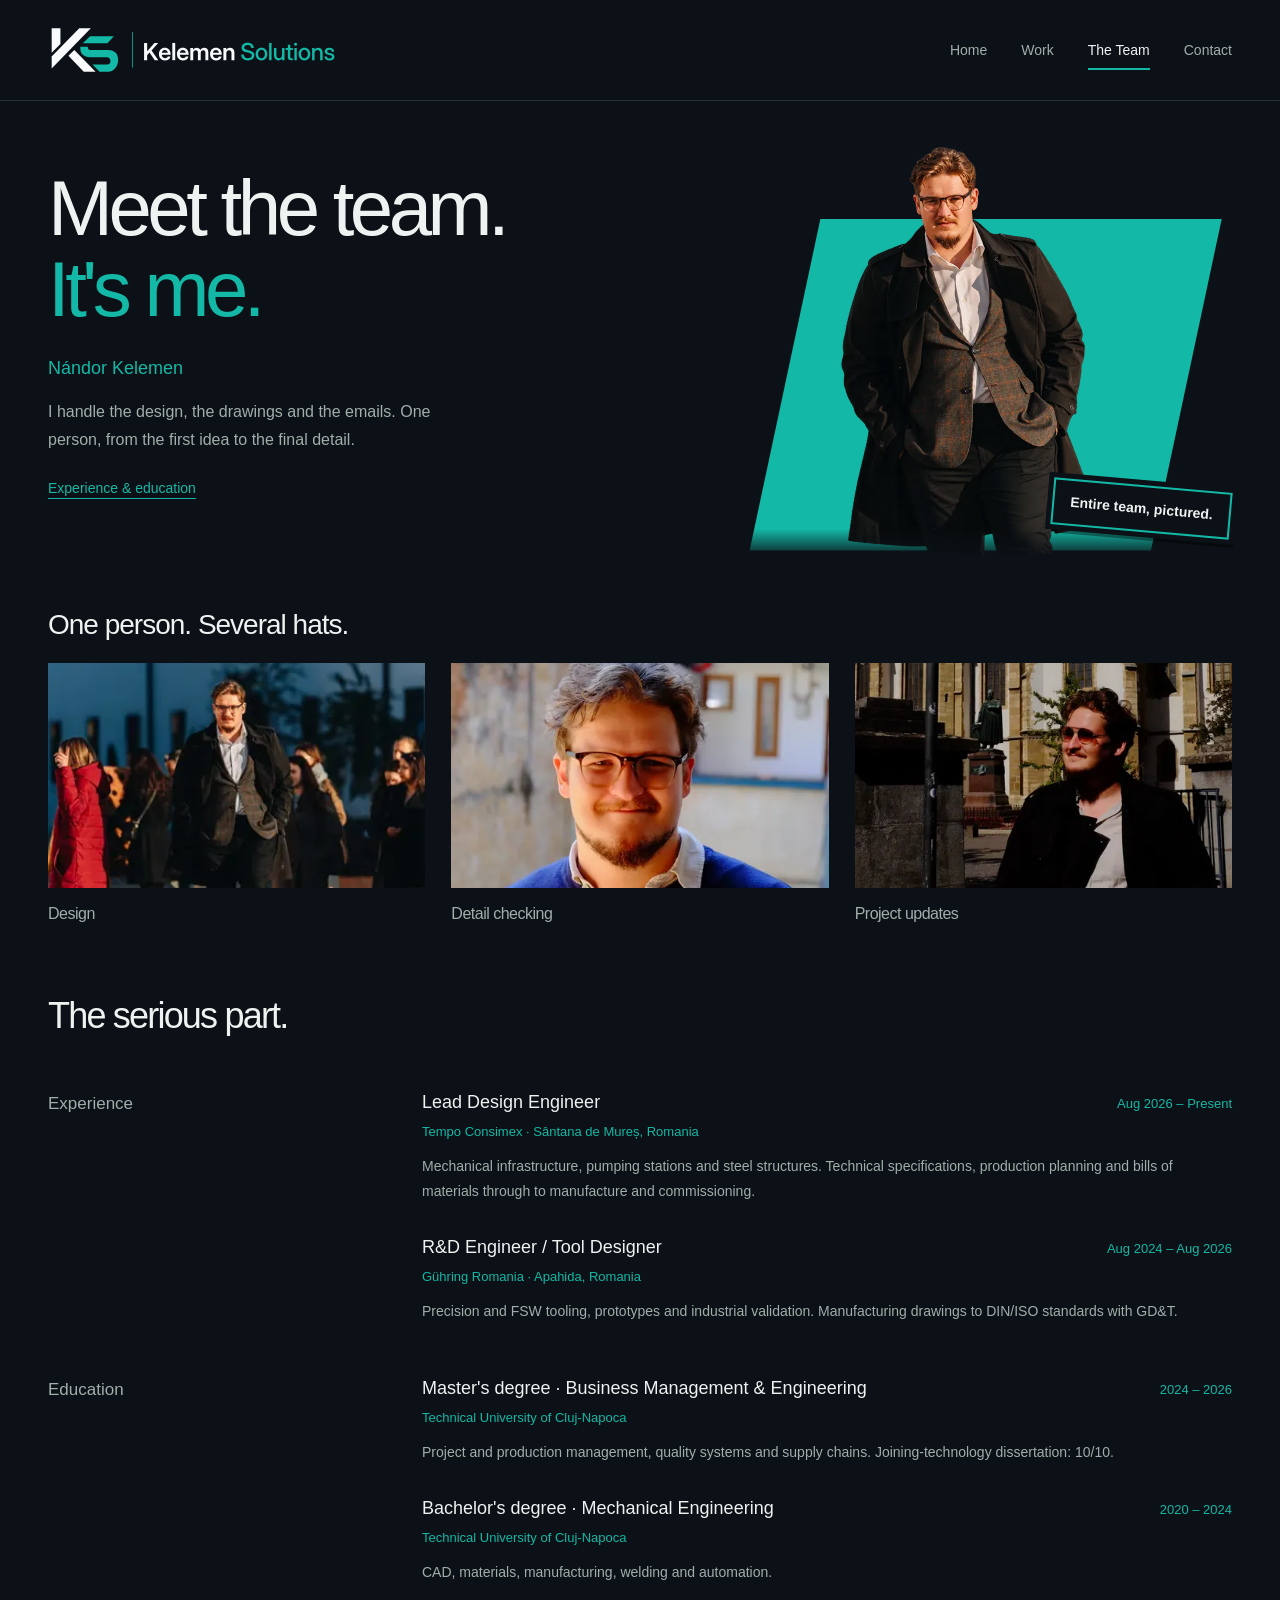
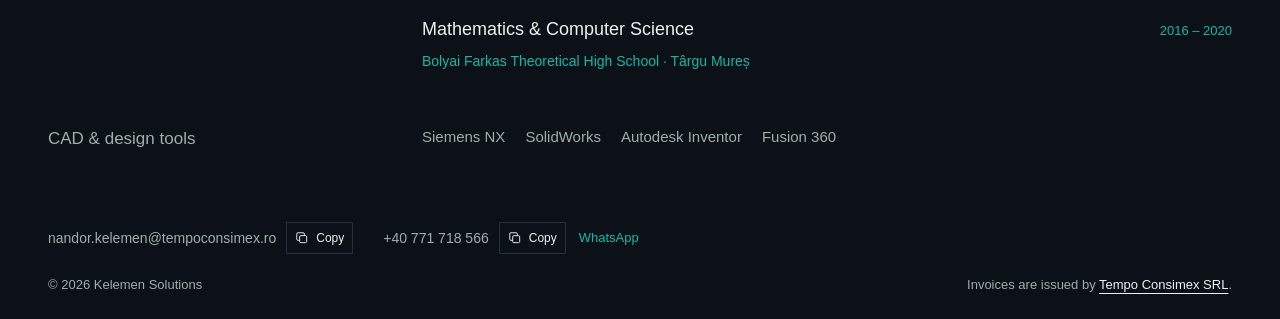
<file: cv.html>
<!DOCTYPE html><html lang="en"><head><meta charset="UTF-8"><meta name="viewport" content="width=device-width,initial-scale=1"><meta http-equiv="refresh" content="0;url=team.html"><title>The Team | Kelemen Solutions</title><link rel="stylesheet" href="styles.css?v=10d31393b1">
<meta property="og:type" content="website">
<meta property="og:site_name" content="Kelemen Solutions">
<meta property="og:title" content="The Team | Kelemen Solutions">
<meta property="og:description" content="Nándor Kelemen — mechanical design, CAD and technical drawings.">
<meta property="og:url" content="https://kelemensolutions.eu/team">
<meta property="og:image" content="https://kelemensolutions.eu/assets/share-logo.png">
<meta property="og:image:secure_url" content="https://kelemensolutions.eu/assets/share-logo.png">
<meta property="og:image:type" content="image/png">
<meta property="og:image:width" content="1200">
<meta property="og:image:height" content="630">
<meta property="og:image:alt" content="Kelemen Solutions logo in white and teal on a charcoal engineering grid">
<meta name="twitter:card" content="summary_large_image">
<meta name="twitter:title" content="The Team | Kelemen Solutions">
<meta name="twitter:description" content="Nándor Kelemen — mechanical design, CAD and technical drawings.">
<meta name="twitter:image" content="https://kelemensolutions.eu/assets/share-logo.png">
<meta name="twitter:image:alt" content="Kelemen Solutions logo">
<meta name="robots" content="noindex,follow"><link rel="canonical" href="https://kelemensolutions.eu/team"><link rel="icon" href="favicon.ico?v=e1e530679e" sizes="16x16 32x32 48x48"><link rel="icon" type="image/png" href="assets/favicon-48.png?v=e1e530679e" sizes="48x48"><link rel="apple-touch-icon" href="assets/favicon-180.png?v=e1e530679e" sizes="180x180">
</head><body class="content-page"><main class="wrap page-intro"><h1>Meet the team.</h1><p>This page has moved. <a class="text-link" href="team.html">Visit The Team</a></p></main></body></html>
</file>
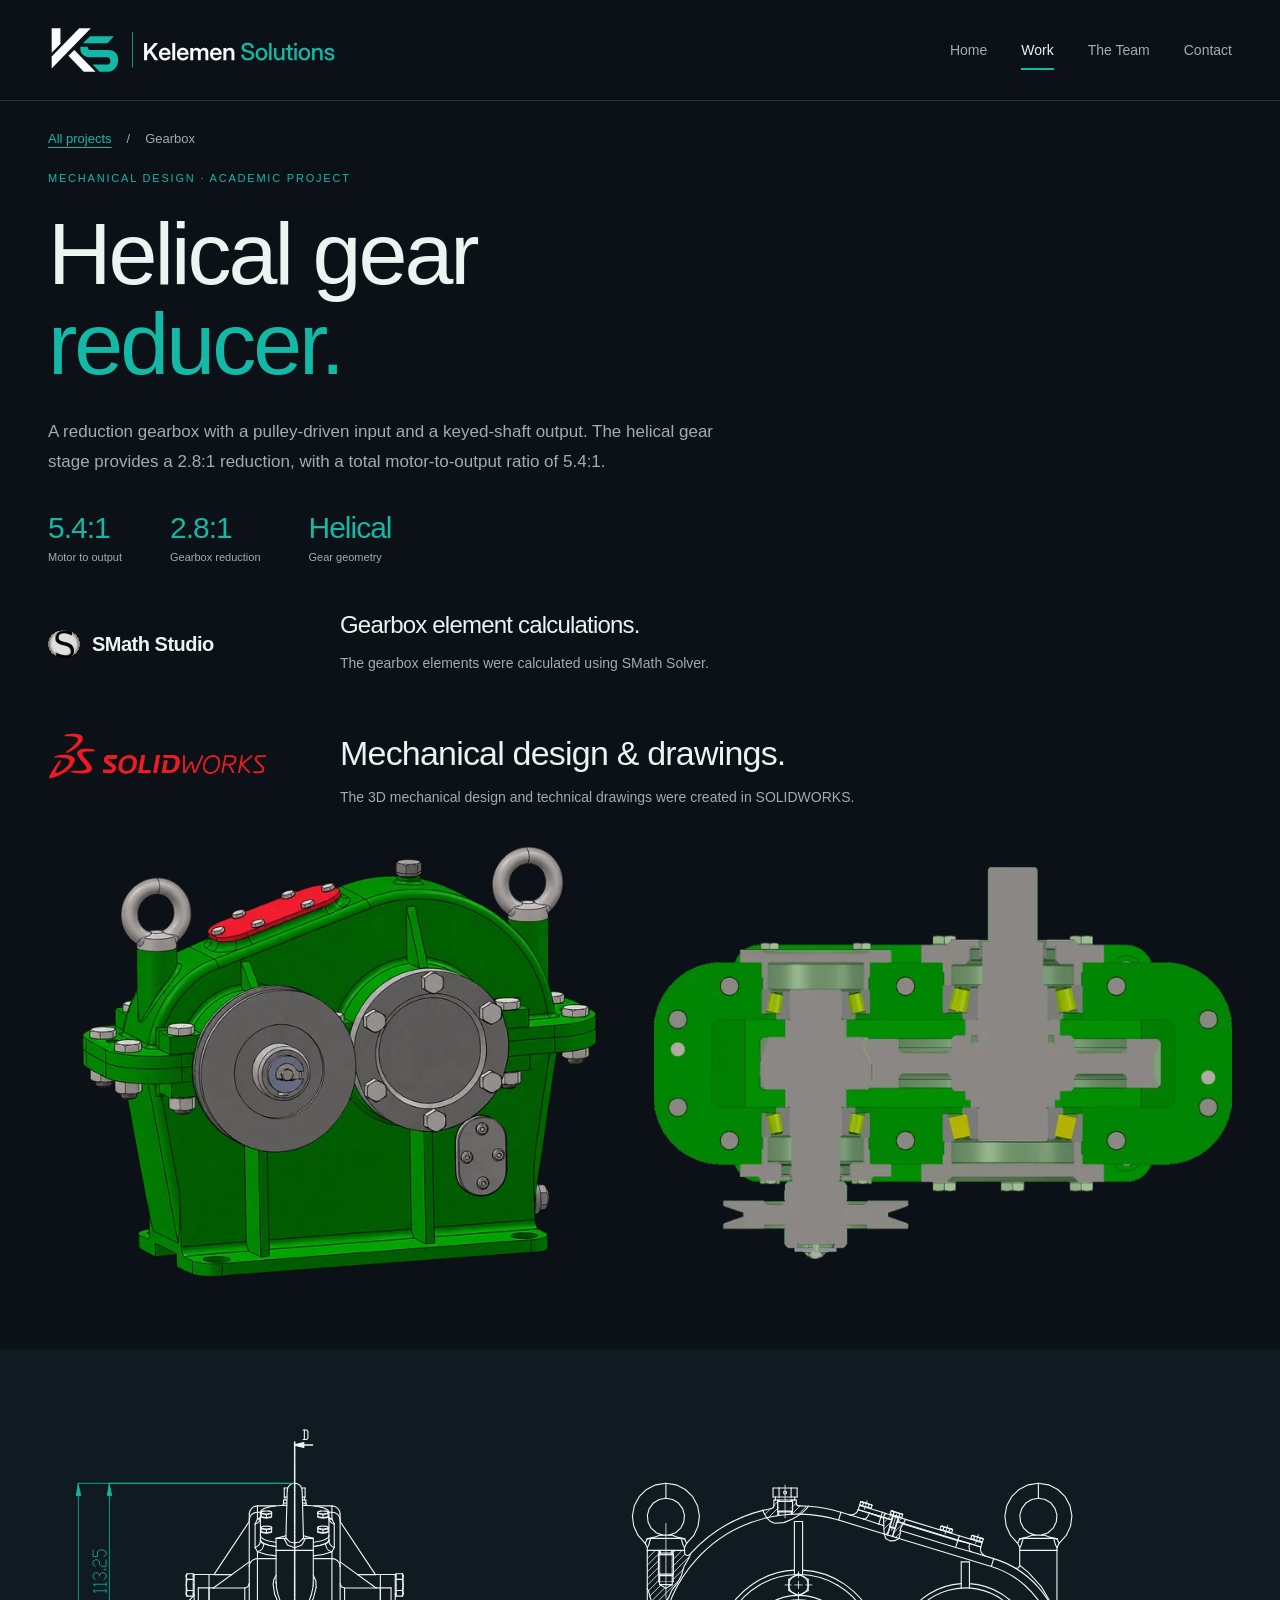
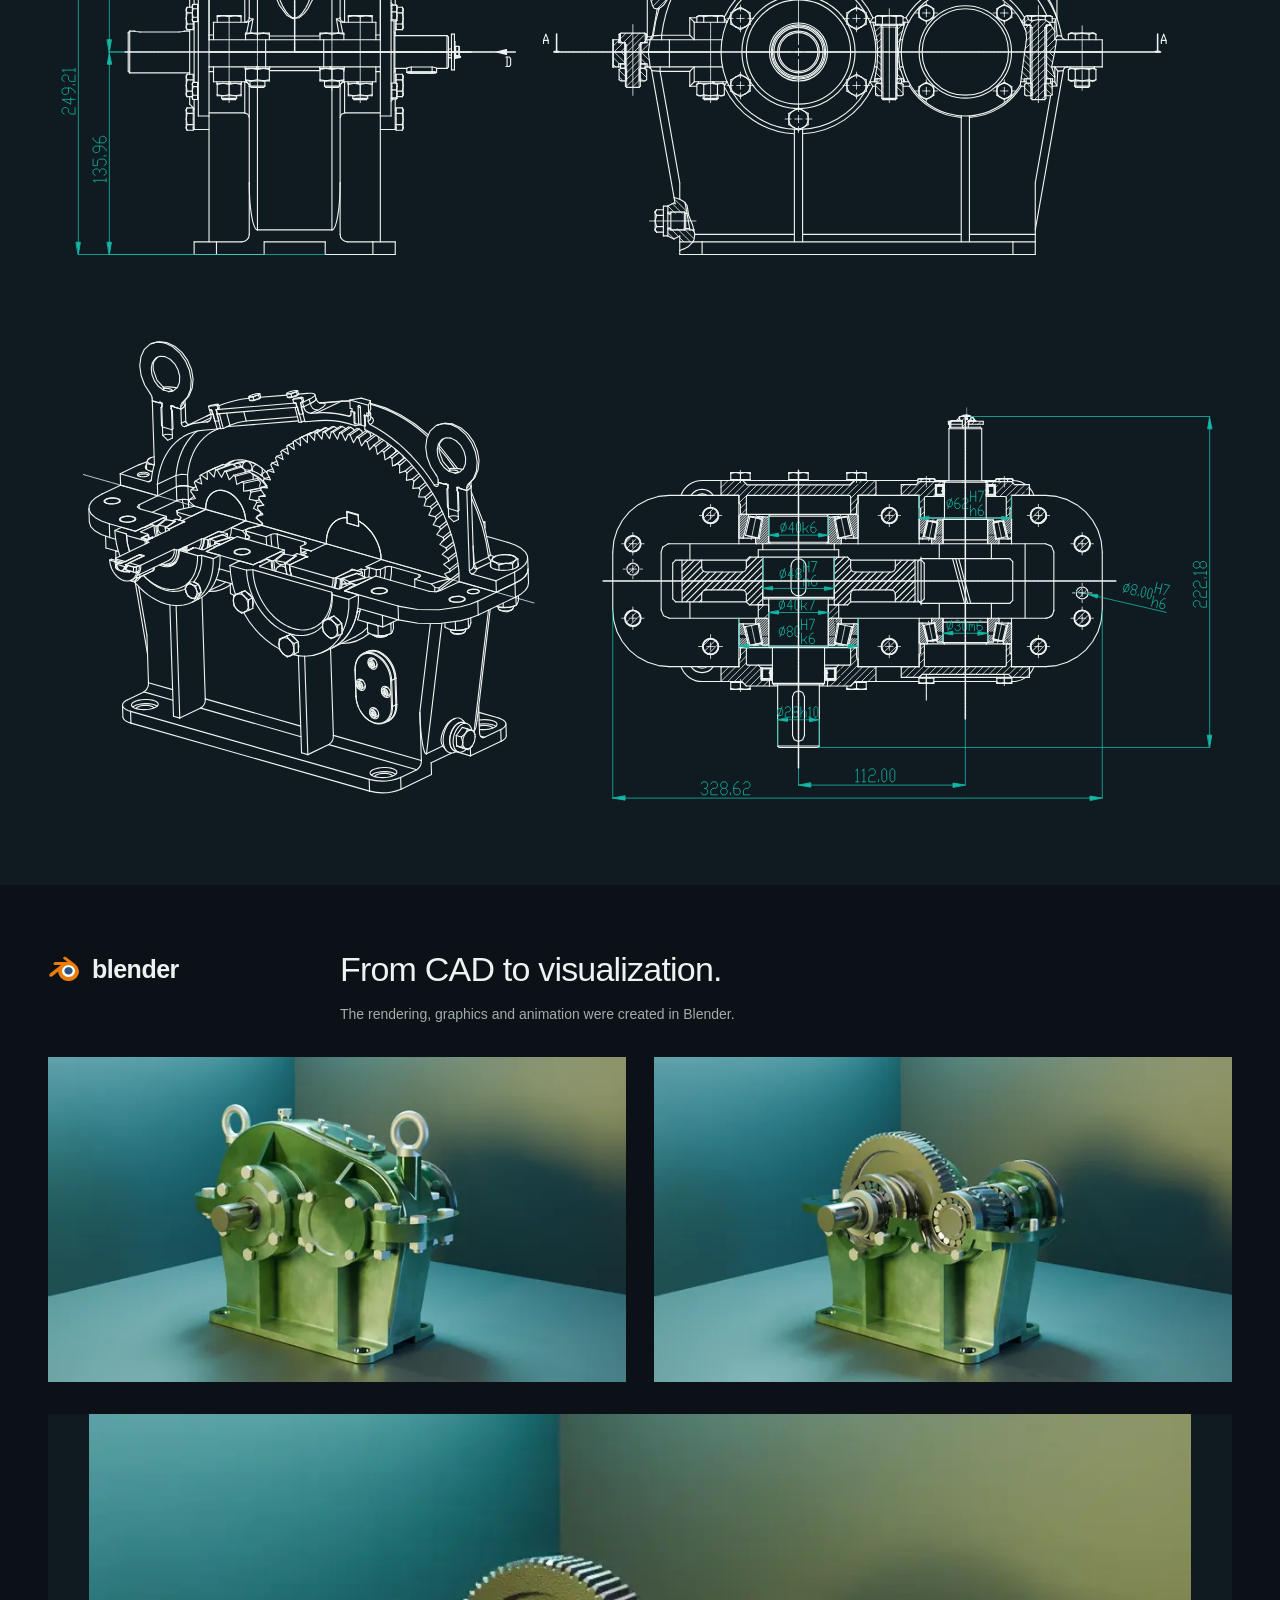
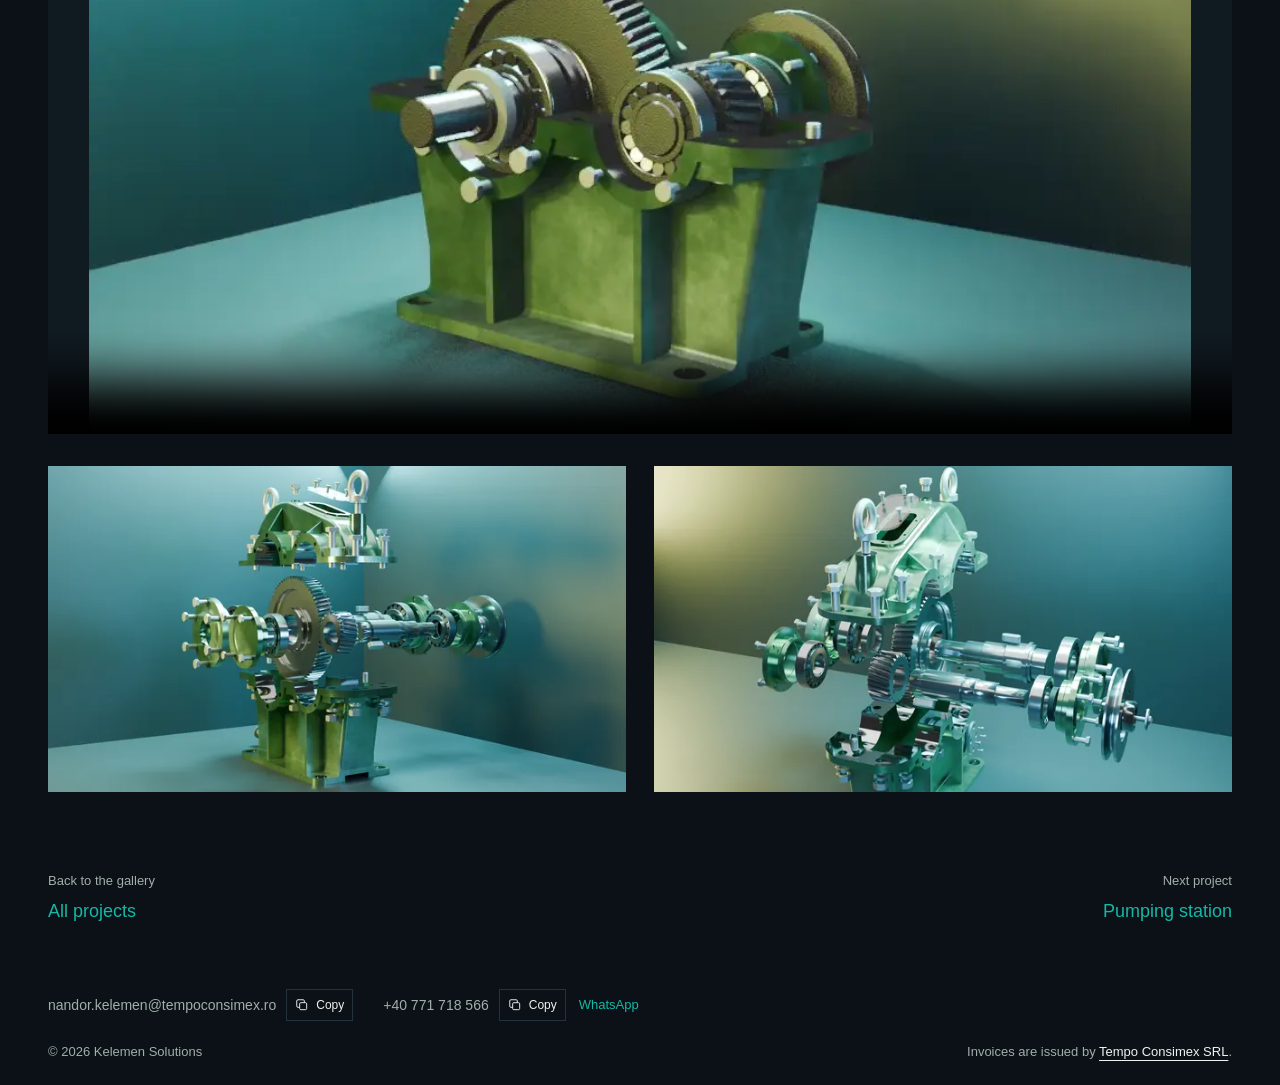
<file: project-gearbox.html>
<!DOCTYPE html>
<html lang="en"><head><meta charset="UTF-8"><meta name="viewport" content="width=device-width, initial-scale=1"><meta name="theme-color" content="#0b1116"><meta name="description" content="A helical gear reducer with a pulley input and keyed-shaft output. Calculated in SMath, designed in SOLIDWORKS and visualized in Blender."><title>Gearbox — Project Gallery | Kelemen Solutions</title><link rel="stylesheet" href="styles.css?v=10d31393b1"><script src="site.js?v=8be8370fa9" defer></script>
<meta property="og:type" content="website">
<meta property="og:site_name" content="Kelemen Solutions">
<meta property="og:title" content="Gearbox — Project Gallery | Kelemen Solutions">
<meta property="og:description" content="A helical gear reducer with a pulley input and keyed-shaft output. Calculated in SMath, designed in SOLIDWORKS and visualized in Blender.">
<meta property="og:url" content="https://kelemensolutions.eu/project-gearbox">
<meta property="og:image" content="https://kelemensolutions.eu/assets/share-logo.png">
<meta property="og:image:secure_url" content="https://kelemensolutions.eu/assets/share-logo.png">
<meta property="og:image:type" content="image/png">
<meta property="og:image:width" content="1200">
<meta property="og:image:height" content="630">
<meta property="og:image:alt" content="Kelemen Solutions logo in white and teal on a charcoal engineering grid">
<meta name="twitter:card" content="summary_large_image">
<meta name="twitter:title" content="Gearbox — Project Gallery | Kelemen Solutions">
<meta name="twitter:description" content="A helical gear reducer with a pulley input and keyed-shaft output. Calculated in SMath, designed in SOLIDWORKS and visualized in Blender.">
<meta name="twitter:image" content="https://kelemensolutions.eu/assets/share-logo.png">
<meta name="twitter:image:alt" content="Kelemen Solutions logo">
<link rel="canonical" href="https://kelemensolutions.eu/project-gearbox">
<link rel="icon" href="favicon.ico?v=e1e530679e" sizes="16x16 32x32 48x48"><link rel="icon" type="image/png" href="assets/favicon-48.png?v=e1e530679e" sizes="48x48"><link rel="apple-touch-icon" href="assets/favicon-180.png?v=e1e530679e" sizes="180x180">
<script src="gearbox.js" defer></script><link rel="stylesheet" href="gearbox.css?v=bc1942f265"></head><body class="content-page"><a class="skip" href="#main">Skip to content</a><header class="site-header"><div class="wrap header-inner"><a class="brand" href="index.html" aria-label="Kelemen Solutions home"><svg class="brand-logo brand-wide" xmlns="http://www.w3.org/2000/svg" width="1120" height="190" viewBox="35 20 1120 190" role="img" aria-label="Kelemen Solutions — horizontal logo">
<title>Kelemen Solutions — horizontal logo</title><desc>One-line website header logo on transparent background with outlined text.</desc>
<g transform="translate(49 32) scale(0.34366577)"><path d="M0 0 H98 V178 L0 274 Z" fill="#F8FAFC"/><path d="M0 316 L308 0 H437 L0 452 Z" fill="#F8FAFC"/><path d="M187 307 L253 243 L490 486 H358 Z" fill="#F8FAFC"/><path d="M347 169 L430 90 H694 L623 169 Z" fill="#14B8A6"/><path d="M320 207 H404 V216 C404 234 416 245 442 245 H626 C700 245 742 282 742 353 C742 423 697 486 633 486 H535 L456 406 H621 C670 406 668 324 617 324 H426 C362 324 320 289 320 231 Z" fill="#14B8A6"/></g><path d="M359 47V183" fill="none" stroke="#14B8A6" stroke-width="3"/><path d="M124 0H388V436L592 667L1045 0H1353L770 845L1343 1490H1017L621 1041C543 951 466 861 388 771V1490H124Z" transform="translate(398.000 155.000) scale(0.0444336 -0.0444336)" fill="#F8FAFC"/><path d="M578 -24C825 -24 1021 119 1061 326H825C796 236 711 175 584 175C414 175 316 290 310 462H1074V531C1074 855 872 1080 568 1080C272 1080 63 848 63 527C63 207 261 -24 578 -24ZM312 636C329 787 426 880 572 880C718 880 816 787 832 636Z" transform="translate(457.630 155.000) scale(0.0444336 -0.0444336)" fill="#F8FAFC"/><path d="M364 1490H112V0H364Z" transform="translate(506.773 155.000) scale(0.0444336 -0.0444336)" fill="#F8FAFC"/><path d="M578 -24C825 -24 1021 119 1061 326H825C796 236 711 175 584 175C414 175 316 290 310 462H1074V531C1074 855 872 1080 568 1080C272 1080 63 848 63 527C63 207 261 -24 578 -24ZM312 636C329 787 426 880 572 880C718 880 816 787 832 636Z" transform="translate(526.723 155.000) scale(0.0444336 -0.0444336)" fill="#F8FAFC"/><path d="M112 0H364V630C364 781 461 863 575 863C687 863 767 788 767 673V0H1012V648C1012 774 1091 863 1219 863C1327 863 1415 801 1415 661V0H1668V697C1668 945 1514 1077 1314 1077C1160 1077 1034 999 978 877C934 998 817 1077 674 1077C541 1077 420 1009 356 873V1056H112Z" transform="translate(575.867 155.000) scale(0.0444336 -0.0444336)" fill="#F8FAFC"/><path d="M578 -24C825 -24 1021 119 1061 326H825C796 236 711 175 584 175C414 175 316 290 310 462H1074V531C1074 855 872 1080 568 1080C272 1080 63 848 63 527C63 207 261 -24 578 -24ZM312 636C329 787 426 880 572 880C718 880 816 787 832 636Z" transform="translate(653.714 155.000) scale(0.0444336 -0.0444336)" fill="#F8FAFC"/><path d="M364 597C364 777 463 856 595 856C730 856 808 775 808 620V0H1061V660C1061 931 905 1077 684 1077C539 1077 432 1013 360 894V1056H112V0H364Z" transform="translate(702.857 155.000) scale(0.0444336 -0.0444336)" fill="#F8FAFC"/><path d="M652 -24C990 -24 1209 152 1209 420C1209 633 1071 762 772 833L611 871C406 920 326 982 326 1090C326 1225 453 1320 633 1320C821 1320 943 1215 954 1044H1169C1160 1335 957 1514 636 1514C316 1514 105 1341 105 1079C105 873 237 748 538 677L701 638C908 589 987 523 987 408C987 263 854 170 652 170C429 170 298 286 297 483H75C75 168 295 -24 652 -24Z" transform="translate(772.778 155.000) scale(0.0444336 -0.0444336)" fill="#14B8A6"/><path d="M573 -24C875 -24 1078 201 1078 526C1078 853 875 1080 573 1080C271 1080 67 853 67 526C67 201 271 -24 573 -24ZM573 158C392 158 281 301 281 526C281 753 393 898 573 898C753 898 865 753 865 526C865 302 754 158 573 158Z" transform="translate(828.430 155.000) scale(0.0444336 -0.0444336)" fill="#14B8A6"/><path d="M330 1490H119V0H330Z" transform="translate(877.951 155.000) scale(0.0444336 -0.0444336)" fill="#14B8A6"/><path d="M501 -21C641 -21 748 39 820 159V0H1027V1056H816V448C816 252 705 168 562 168C415 168 330 255 330 424V1056H119V398C119 122 284 -21 501 -21Z" transform="translate(896.502 155.000) scale(0.0444336 -0.0444336)" fill="#14B8A6"/><path d="M628 1056H414V1344H202V1056H16V882H202V252C202 82 297 0 495 0H628V174H525C441 174 414 201 414 279V882H628Z" transform="translate(946.023 155.000) scale(0.0444336 -0.0444336)" fill="#14B8A6"/><path d="M119 0H330V1056H119ZM224 1238C299 1238 358 1295 358 1367C358 1440 299 1497 224 1497C149 1497 91 1440 91 1367C91 1295 149 1238 224 1238Z" transform="translate(974.660 155.000) scale(0.0444336 -0.0444336)" fill="#14B8A6"/><path d="M573 -24C875 -24 1078 201 1078 526C1078 853 875 1080 573 1080C271 1080 67 853 67 526C67 201 271 -24 573 -24ZM573 158C392 158 281 301 281 526C281 753 393 898 573 898C753 898 865 753 865 526C865 302 754 158 573 158Z" transform="translate(993.211 155.000) scale(0.0444336 -0.0444336)" fill="#14B8A6"/><path d="M330 608C330 804 441 888 585 888C731 888 816 801 816 632V0H1027V658C1027 934 862 1077 645 1077C506 1077 398 1017 326 897V1056H119V0H330Z" transform="translate(1042.732 155.000) scale(0.0444336 -0.0444336)" fill="#14B8A6"/><path d="M510 -25C756 -25 936 99 936 300C936 453 842 545 636 591L456 631C361 653 304 696 304 767C304 848 380 912 500 912C625 912 707 837 709 734H911C905 947 735 1079 497 1079C255 1079 93 950 93 763C93 606 197 505 396 461L571 422C662 402 723 360 723 288C723 204 640 143 506 143C369 143 289 207 277 321H69C84 92 268 -25 510 -25Z" transform="translate(1092.253 155.000) scale(0.0444336 -0.0444336)" fill="#14B8A6"/>
</svg><svg class="brand-logo brand-small" xmlns="http://www.w3.org/2000/svg" width="430" height="292" viewBox="40 130 430 292" role="img" aria-label="Kelemen Solutions — KS icon">
<title>Kelemen Solutions — KS icon</title><desc>Transparent icon, white and teal vector monogram.</desc>
<g transform="translate(53 143) scale(0.54716981)"><path d="M0 0 H98 V178 L0 274 Z" fill="#F8FAFC"/><path d="M0 316 L308 0 H437 L0 452 Z" fill="#F8FAFC"/><path d="M187 307 L253 243 L490 486 H358 Z" fill="#F8FAFC"/><path d="M347 169 L430 90 H694 L623 169 Z" fill="#14B8A6"/><path d="M320 207 H404 V216 C404 234 416 245 442 245 H626 C700 245 742 282 742 353 C742 423 697 486 633 486 H535 L456 406 H621 C670 406 668 324 617 324 H426 C362 324 320 289 320 231 Z" fill="#14B8A6"/></g>
</svg></a><nav aria-label="Main navigation"><a href="index.html#home">Home</a><a href="work.html" aria-current="page">Work</a><a href="index.html#team">The Team</a><a href="index.html#contact">Contact</a></nav></div></header><div class="wrap"><main id="main"><div class="project-breadcrumb"><a href="work.html">All projects</a><span aria-hidden="true">/</span><span>Gearbox</span></div>
<article class="case project-case gearbox-project gearbox-story">
<header class="gearbox-intro"><p class="eyebrow">Mechanical design · Academic project</p><h1>Helical gear<br><em>reducer.</em></h1><p class="gearbox-lead">A reduction gearbox with a pulley-driven input and a keyed-shaft output. The helical gear stage provides a 2.8:1 reduction, with a total motor-to-output ratio of 5.4:1.</p><div class="gearbox-ratios"><div><strong>5.4:1</strong><span>Motor to output</span></div><div><strong>2.8:1</strong><span>Gearbox reduction</span></div><div><strong>Helical</strong><span>Gear geometry</span></div></div></header>
<section class="gearbox-calculations" aria-labelledby="gearbox-calculations"><div class="gearbox-tool"><img src="assets/software-smath.png" alt="" width="32" height="32"><span class="tool-name tool-smath">SMath Studio</span></div><div><h2 id="gearbox-calculations">Gearbox element calculations.</h2><p>The gearbox elements were calculated using SMath Solver.</p></div></section>
<section class="gearbox-design" aria-labelledby="gearbox-design"><div class="gearbox-section-heading"><div class="gearbox-tool"><img class="solidworks-logo" src="assets/software-solidworks.svg" alt="SOLIDWORKS" width="190" height="62"></div><div><h2 id="gearbox-design">Mechanical design &amp; drawings.</h2><p>The 3D mechanical design and technical drawings were created in SOLIDWORKS.</p></div></div><div class="gearbox-cad-grid"><figure class="gearbox-cad"><a href="assets/gearbox-cad-assembly-1440.webp" target="_blank" rel="noopener" aria-label="Enlarge solidworks gearbox assembly (new tab)"><img src="assets/gearbox-cad-assembly-960.webp" srcset="assets/gearbox-cad-assembly-640.webp 640w, assets/gearbox-cad-assembly-960.webp 960w, assets/gearbox-cad-assembly-1440.webp 1440w" sizes="(max-width:640px) calc(100vw - 36px), (max-width:950px) calc(100vw - 48px), 600px" width="960" height="797" alt="SOLIDWORKS gearbox assembly" decoding="async" fetchpriority=high></a></figure><figure class="gearbox-cad"><a href="assets/gearbox-cad-section-1440.webp" target="_blank" rel="noopener" aria-label="Enlarge solidworks gearbox section model (new tab)"><img src="assets/gearbox-cad-section-960.webp" srcset="assets/gearbox-cad-section-640.webp 640w, assets/gearbox-cad-section-960.webp 960w, assets/gearbox-cad-section-1440.webp 1440w" sizes="(max-width:640px) calc(100vw - 36px), (max-width:950px) calc(100vw - 48px), 600px" width="960" height="653" alt="SOLIDWORKS gearbox section model" decoding="async" loading=lazy></a></figure></div></section>
<section class="gearbox-blueprint" aria-label="Gearbox technical drawings"><figure class="technical-sheet"><div class="technical-scroll"><a href="assets/gearbox-drawings-e1215fa961.svg" target="_blank" rel="noopener" aria-label="Enlarge the original gearbox drawing layout (new tab)"><img src="assets/gearbox-drawings-e1215fa961.svg" width="1192" height="1035" alt="Original technical drawing layout: side elevation at upper left, front elevation at upper right, isometric cutaway at lower left and section view at lower right" loading="lazy" decoding="async"></a></div></figure></section>
<section class="gearbox-visuals" aria-labelledby="gearbox-visuals"><div class="gearbox-section-heading"><div class="gearbox-tool"><img src="assets/software-blender.png" alt="" width="32" height="32"><span class="tool-name tool-blender">blender</span></div><div><h2 id="gearbox-visuals">From CAD to visualization.</h2><p>The rendering, graphics and animation were created in Blender.</p></div></div><div class="gearbox-renders"><figure class="gearbox-render"><a href="assets/gearbox-render-2-1440.webp" target="_blank" rel="noopener" aria-label="Enlarge rendered gearbox assembly (new tab)"><img src="assets/gearbox-render-2-960.webp" srcset="assets/gearbox-render-2-640.webp 640w, assets/gearbox-render-2-960.webp 960w, assets/gearbox-render-2-1440.webp 1440w" sizes="(max-width:640px) calc(100vw - 36px), (max-width:950px) calc(100vw - 48px), 600px" width="960" height="540" alt="Rendered gearbox assembly" decoding="async" loading=lazy></a></figure><figure class="gearbox-render"><a href="assets/gearbox-render-3-1440.webp" target="_blank" rel="noopener" aria-label="Enlarge gearbox with upper housing removed (new tab)"><img src="assets/gearbox-render-3-960.webp" srcset="assets/gearbox-render-3-640.webp 640w, assets/gearbox-render-3-960.webp 960w, assets/gearbox-render-3-1440.webp 1440w" sizes="(max-width:640px) calc(100vw - 36px), (max-width:950px) calc(100vw - 48px), 600px" width="960" height="540" alt="Gearbox with upper housing removed" decoding="async" loading=lazy></a></figure></div><div class="gearbox-motion"><video class="gearbox-video" autoplay muted loop playsinline controls preload="metadata" poster="assets/gearbox-loop-poster.webp" width="960" height="540" aria-label="Looping gearbox animation"><source src="assets/gearbox-loop.mp4" type="video/mp4">Your browser does not support this video.</video></div><div class="gearbox-renders"><figure class="gearbox-render"><a href="assets/gearbox-render-4-1440.webp" target="_blank" rel="noopener" aria-label="Enlarge exploded gearbox assembly (new tab)"><img src="assets/gearbox-render-4-960.webp" srcset="assets/gearbox-render-4-640.webp 640w, assets/gearbox-render-4-960.webp 960w, assets/gearbox-render-4-1440.webp 1440w" sizes="(max-width:640px) calc(100vw - 36px), (max-width:950px) calc(100vw - 48px), 600px" width="960" height="540" alt="Exploded gearbox assembly" decoding="async" loading=lazy></a></figure><figure class="gearbox-render"><a href="assets/gearbox-render-5-1440.webp" target="_blank" rel="noopener" aria-label="Enlarge gearbox gears and shafts detail (new tab)"><img src="assets/gearbox-render-5-960.webp" srcset="assets/gearbox-render-5-640.webp 640w, assets/gearbox-render-5-960.webp 960w, assets/gearbox-render-5-1440.webp 1440w" sizes="(max-width:640px) calc(100vw - 36px), (max-width:950px) calc(100vw - 48px), 600px" width="960" height="540" alt="Gearbox gears and shafts detail" decoding="async" loading=lazy></a></figure></div></section></article><nav class="project-pagination" aria-label="Project navigation"><a href="work.html"><span>Back to the gallery</span><strong>All projects</strong></a><a href="project-pumping-station.html"><span>Next project</span><strong>Pumping station</strong></a></nav></main><footer class="site-footer"><div class="footer-contact"><div class="footer-contact-item"><a href="mailto:nandor.kelemen@tempoconsimex.ro">nandor.kelemen@tempoconsimex.ro</a><button type="button" class="copy-contact copy-compact" data-copy="nandor.kelemen@tempoconsimex.ro" aria-label="Copy email address"><svg viewBox="0 0 24 24" fill="none" stroke="currentColor" stroke-width="1.6" aria-hidden="true"><rect x="8" y="8" width="12" height="12" rx="2"/><path d="M16 8V5a2 2 0 0 0-2-2H5a2 2 0 0 0-2 2v9a2 2 0 0 0 2 2h3"/></svg><span>Copy</span></button></div><div class="footer-contact-item"><a href="tel:+40771718566">+40 771 718 566</a><button type="button" class="copy-contact copy-compact" data-copy="+40 771 718 566" aria-label="Copy phone number"><svg viewBox="0 0 24 24" fill="none" stroke="currentColor" stroke-width="1.6" aria-hidden="true"><rect x="8" y="8" width="12" height="12" rx="2"/><path d="M16 8V5a2 2 0 0 0-2-2H5a2 2 0 0 0-2 2v9a2 2 0 0 0 2 2h3"/></svg><span>Copy</span></button><a class="footer-whatsapp" href="https://wa.me/40771718566" target="_blank" rel="noopener">WhatsApp</a></div></div><div class="footer-bottom"><span>© <span data-year>2026</span> Kelemen Solutions</span><p class="billing-note">Invoices are issued by <a href="https://www.tempoconsimex.ro/" target="_blank" rel="noopener">Tempo Consimex SRL</a>.</p></div></footer></div></body></html>
</file>
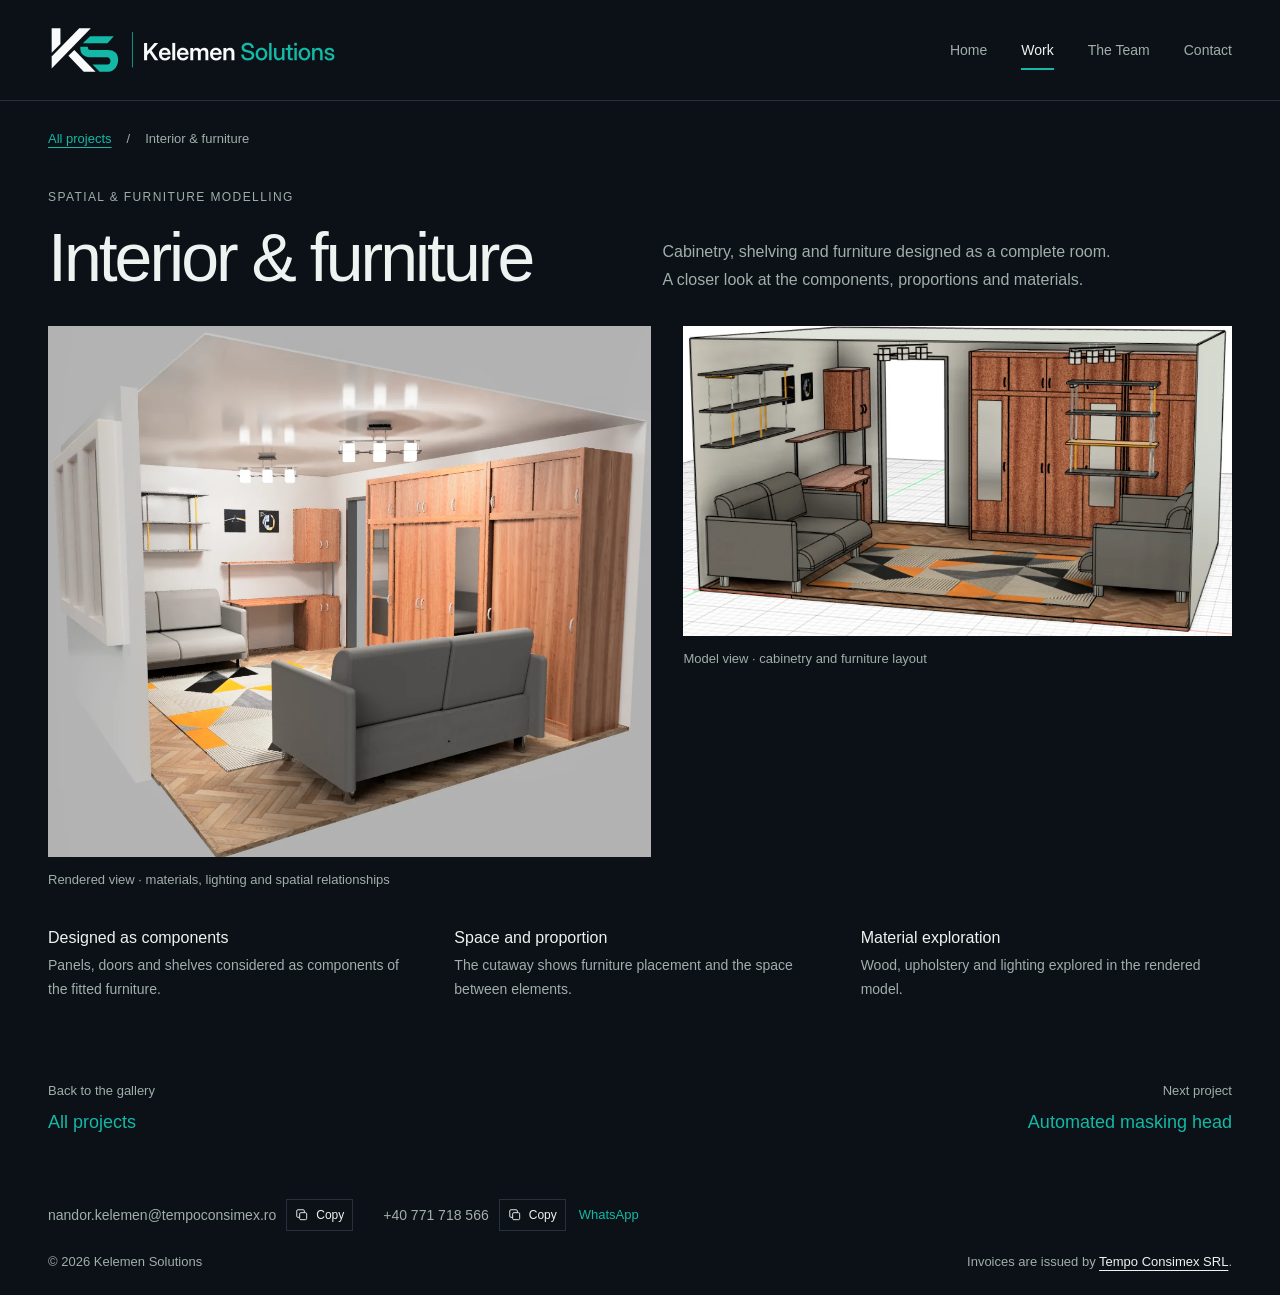
<file: project-interior.html>
<!DOCTYPE html>
<html lang="en"><head><meta charset="UTF-8"><meta name="viewport" content="width=device-width, initial-scale=1"><meta name="theme-color" content="#0b1116"><meta name="description" content="Interior & furniture — a Kelemen Solutions design project. Explore the geometry, technical details and practical assembly considerations."><title>Interior &amp; Furniture Modelling | Kelemen Solutions</title><link rel="stylesheet" href="styles.css?v=10d31393b1"><script src="site.js?v=8be8370fa9" defer></script>
<meta property="og:type" content="website">
<meta property="og:site_name" content="Kelemen Solutions">
<meta property="og:title" content="Interior &amp; Furniture Modelling | Kelemen Solutions">
<meta property="og:description" content="Interior &amp; furniture — a Kelemen Solutions design project. Explore the geometry, technical details and practical assembly considerations.">
<meta property="og:url" content="https://kelemensolutions.eu/project-interior">
<meta property="og:image" content="https://kelemensolutions.eu/assets/share-logo.png">
<meta property="og:image:secure_url" content="https://kelemensolutions.eu/assets/share-logo.png">
<meta property="og:image:type" content="image/png">
<meta property="og:image:width" content="1200">
<meta property="og:image:height" content="630">
<meta property="og:image:alt" content="Kelemen Solutions logo in white and teal on a charcoal engineering grid">
<meta name="twitter:card" content="summary_large_image">
<meta name="twitter:title" content="Interior &amp; Furniture Modelling | Kelemen Solutions">
<meta name="twitter:description" content="Interior &amp; furniture — a Kelemen Solutions design project. Explore the geometry, technical details and practical assembly considerations.">
<meta name="twitter:image" content="https://kelemensolutions.eu/assets/share-logo.png">
<meta name="twitter:image:alt" content="Kelemen Solutions logo">
<link rel="canonical" href="https://kelemensolutions.eu/project-interior">
<link rel="icon" href="favicon.ico?v=e1e530679e" sizes="16x16 32x32 48x48"><link rel="icon" type="image/png" href="assets/favicon-48.png?v=e1e530679e" sizes="48x48"><link rel="apple-touch-icon" href="assets/favicon-180.png?v=e1e530679e" sizes="180x180">
</head><body class="content-page"><a class="skip" href="#main">Skip to content</a><header class="site-header"><div class="wrap header-inner"><a class="brand" href="index.html" aria-label="Kelemen Solutions home"><svg class="brand-logo brand-wide" xmlns="http://www.w3.org/2000/svg" width="1120" height="190" viewBox="35 20 1120 190" role="img" aria-label="Kelemen Solutions — horizontal logo">
<title>Kelemen Solutions — horizontal logo</title><desc>One-line website header logo on transparent background with outlined text.</desc>
<g transform="translate(49 32) scale(0.34366577)"><path d="M0 0 H98 V178 L0 274 Z" fill="#F8FAFC"/><path d="M0 316 L308 0 H437 L0 452 Z" fill="#F8FAFC"/><path d="M187 307 L253 243 L490 486 H358 Z" fill="#F8FAFC"/><path d="M347 169 L430 90 H694 L623 169 Z" fill="#14B8A6"/><path d="M320 207 H404 V216 C404 234 416 245 442 245 H626 C700 245 742 282 742 353 C742 423 697 486 633 486 H535 L456 406 H621 C670 406 668 324 617 324 H426 C362 324 320 289 320 231 Z" fill="#14B8A6"/></g><path d="M359 47V183" fill="none" stroke="#14B8A6" stroke-width="3"/><path d="M124 0H388V436L592 667L1045 0H1353L770 845L1343 1490H1017L621 1041C543 951 466 861 388 771V1490H124Z" transform="translate(398.000 155.000) scale(0.0444336 -0.0444336)" fill="#F8FAFC"/><path d="M578 -24C825 -24 1021 119 1061 326H825C796 236 711 175 584 175C414 175 316 290 310 462H1074V531C1074 855 872 1080 568 1080C272 1080 63 848 63 527C63 207 261 -24 578 -24ZM312 636C329 787 426 880 572 880C718 880 816 787 832 636Z" transform="translate(457.630 155.000) scale(0.0444336 -0.0444336)" fill="#F8FAFC"/><path d="M364 1490H112V0H364Z" transform="translate(506.773 155.000) scale(0.0444336 -0.0444336)" fill="#F8FAFC"/><path d="M578 -24C825 -24 1021 119 1061 326H825C796 236 711 175 584 175C414 175 316 290 310 462H1074V531C1074 855 872 1080 568 1080C272 1080 63 848 63 527C63 207 261 -24 578 -24ZM312 636C329 787 426 880 572 880C718 880 816 787 832 636Z" transform="translate(526.723 155.000) scale(0.0444336 -0.0444336)" fill="#F8FAFC"/><path d="M112 0H364V630C364 781 461 863 575 863C687 863 767 788 767 673V0H1012V648C1012 774 1091 863 1219 863C1327 863 1415 801 1415 661V0H1668V697C1668 945 1514 1077 1314 1077C1160 1077 1034 999 978 877C934 998 817 1077 674 1077C541 1077 420 1009 356 873V1056H112Z" transform="translate(575.867 155.000) scale(0.0444336 -0.0444336)" fill="#F8FAFC"/><path d="M578 -24C825 -24 1021 119 1061 326H825C796 236 711 175 584 175C414 175 316 290 310 462H1074V531C1074 855 872 1080 568 1080C272 1080 63 848 63 527C63 207 261 -24 578 -24ZM312 636C329 787 426 880 572 880C718 880 816 787 832 636Z" transform="translate(653.714 155.000) scale(0.0444336 -0.0444336)" fill="#F8FAFC"/><path d="M364 597C364 777 463 856 595 856C730 856 808 775 808 620V0H1061V660C1061 931 905 1077 684 1077C539 1077 432 1013 360 894V1056H112V0H364Z" transform="translate(702.857 155.000) scale(0.0444336 -0.0444336)" fill="#F8FAFC"/><path d="M652 -24C990 -24 1209 152 1209 420C1209 633 1071 762 772 833L611 871C406 920 326 982 326 1090C326 1225 453 1320 633 1320C821 1320 943 1215 954 1044H1169C1160 1335 957 1514 636 1514C316 1514 105 1341 105 1079C105 873 237 748 538 677L701 638C908 589 987 523 987 408C987 263 854 170 652 170C429 170 298 286 297 483H75C75 168 295 -24 652 -24Z" transform="translate(772.778 155.000) scale(0.0444336 -0.0444336)" fill="#14B8A6"/><path d="M573 -24C875 -24 1078 201 1078 526C1078 853 875 1080 573 1080C271 1080 67 853 67 526C67 201 271 -24 573 -24ZM573 158C392 158 281 301 281 526C281 753 393 898 573 898C753 898 865 753 865 526C865 302 754 158 573 158Z" transform="translate(828.430 155.000) scale(0.0444336 -0.0444336)" fill="#14B8A6"/><path d="M330 1490H119V0H330Z" transform="translate(877.951 155.000) scale(0.0444336 -0.0444336)" fill="#14B8A6"/><path d="M501 -21C641 -21 748 39 820 159V0H1027V1056H816V448C816 252 705 168 562 168C415 168 330 255 330 424V1056H119V398C119 122 284 -21 501 -21Z" transform="translate(896.502 155.000) scale(0.0444336 -0.0444336)" fill="#14B8A6"/><path d="M628 1056H414V1344H202V1056H16V882H202V252C202 82 297 0 495 0H628V174H525C441 174 414 201 414 279V882H628Z" transform="translate(946.023 155.000) scale(0.0444336 -0.0444336)" fill="#14B8A6"/><path d="M119 0H330V1056H119ZM224 1238C299 1238 358 1295 358 1367C358 1440 299 1497 224 1497C149 1497 91 1440 91 1367C91 1295 149 1238 224 1238Z" transform="translate(974.660 155.000) scale(0.0444336 -0.0444336)" fill="#14B8A6"/><path d="M573 -24C875 -24 1078 201 1078 526C1078 853 875 1080 573 1080C271 1080 67 853 67 526C67 201 271 -24 573 -24ZM573 158C392 158 281 301 281 526C281 753 393 898 573 898C753 898 865 753 865 526C865 302 754 158 573 158Z" transform="translate(993.211 155.000) scale(0.0444336 -0.0444336)" fill="#14B8A6"/><path d="M330 608C330 804 441 888 585 888C731 888 816 801 816 632V0H1027V658C1027 934 862 1077 645 1077C506 1077 398 1017 326 897V1056H119V0H330Z" transform="translate(1042.732 155.000) scale(0.0444336 -0.0444336)" fill="#14B8A6"/><path d="M510 -25C756 -25 936 99 936 300C936 453 842 545 636 591L456 631C361 653 304 696 304 767C304 848 380 912 500 912C625 912 707 837 709 734H911C905 947 735 1079 497 1079C255 1079 93 950 93 763C93 606 197 505 396 461L571 422C662 402 723 360 723 288C723 204 640 143 506 143C369 143 289 207 277 321H69C84 92 268 -25 510 -25Z" transform="translate(1092.253 155.000) scale(0.0444336 -0.0444336)" fill="#14B8A6"/>
</svg><svg class="brand-logo brand-small" xmlns="http://www.w3.org/2000/svg" width="430" height="292" viewBox="40 130 430 292" role="img" aria-label="Kelemen Solutions — KS icon">
<title>Kelemen Solutions — KS icon</title><desc>Transparent icon, white and teal vector monogram.</desc>
<g transform="translate(53 143) scale(0.54716981)"><path d="M0 0 H98 V178 L0 274 Z" fill="#F8FAFC"/><path d="M0 316 L308 0 H437 L0 452 Z" fill="#F8FAFC"/><path d="M187 307 L253 243 L490 486 H358 Z" fill="#F8FAFC"/><path d="M347 169 L430 90 H694 L623 169 Z" fill="#14B8A6"/><path d="M320 207 H404 V216 C404 234 416 245 442 245 H626 C700 245 742 282 742 353 C742 423 697 486 633 486 H535 L456 406 H621 C670 406 668 324 617 324 H426 C362 324 320 289 320 231 Z" fill="#14B8A6"/></g>
</svg></a><nav aria-label="Main navigation"><a href="index.html#home">Home</a><a href="work.html" aria-current="page">Work</a><a href="index.html#team">The Team</a><a href="index.html#contact">Contact</a></nav></div></header><div class="wrap"><main id="main"><div class="project-breadcrumb"><a href="work.html">All projects</a><span aria-hidden="true">/</span><span>Interior & furniture</span></div><article id="interior" class="case project-case"><div class="case-head"><div><p class="eyebrow">Spatial & furniture modelling</p><h1>Interior & furniture</h1></div><p>Cabinetry, shelving and furniture designed as a complete room. A closer look at the components, proportions and materials.</p></div>
<div class="split-media interior-media"><figure><div class="image-crop crop-interior"><img decoding="async" src="assets/interior.webp" alt="Rendered room cutaway showing fitted cabinets, sofas and lighting" width="1300" height="1120" fetchpriority="high"></div><figcaption>Rendered view · materials, lighting and spatial relationships</figcaption></figure><figure><div class="image-crop crop-interior-model"><img decoding="async" src="assets/interior-model.webp" alt="Front model view of the cabinetry, shelving, sofas and floor layout" width="1222" height="710" loading="lazy"></div><figcaption>Model view · cabinetry and furniture layout</figcaption></figure></div>
<div class="details"><div><h2>Designed as components</h2><p>Panels, doors and shelves considered as components of the fitted furniture.</p></div><div><h2>Space and proportion</h2><p>The cutaway shows furniture placement and the space between elements.</p></div><div><h2>Material exploration</h2><p>Wood, upholstery and lighting explored in the rendered model.</p></div></div></article><nav class="project-pagination" aria-label="Project navigation"><a href="work.html"><span>Back to the gallery</span><strong>All projects</strong></a><a href="project-masking-head.html"><span>Next project</span><strong>Automated masking head</strong></a></nav></main><footer class="site-footer"><div class="footer-contact"><div class="footer-contact-item"><a href="mailto:nandor.kelemen@tempoconsimex.ro">nandor.kelemen@tempoconsimex.ro</a><button type="button" class="copy-contact copy-compact" data-copy="nandor.kelemen@tempoconsimex.ro" aria-label="Copy email address"><svg viewBox="0 0 24 24" fill="none" stroke="currentColor" stroke-width="1.6" aria-hidden="true"><rect x="8" y="8" width="12" height="12" rx="2"/><path d="M16 8V5a2 2 0 0 0-2-2H5a2 2 0 0 0-2 2v9a2 2 0 0 0 2 2h3"/></svg><span>Copy</span></button></div><div class="footer-contact-item"><a href="tel:+40771718566">+40 771 718 566</a><button type="button" class="copy-contact copy-compact" data-copy="+40 771 718 566" aria-label="Copy phone number"><svg viewBox="0 0 24 24" fill="none" stroke="currentColor" stroke-width="1.6" aria-hidden="true"><rect x="8" y="8" width="12" height="12" rx="2"/><path d="M16 8V5a2 2 0 0 0-2-2H5a2 2 0 0 0-2 2v9a2 2 0 0 0 2 2h3"/></svg><span>Copy</span></button><a class="footer-whatsapp" href="https://wa.me/40771718566" target="_blank" rel="noopener">WhatsApp</a></div></div><div class="footer-bottom"><span>© <span data-year>2026</span> Kelemen Solutions</span><p class="billing-note">Invoices are issued by <a href="https://www.tempoconsimex.ro/" target="_blank" rel="noopener">Tempo Consimex SRL</a>.</p></div></footer></div></body></html>
</file>
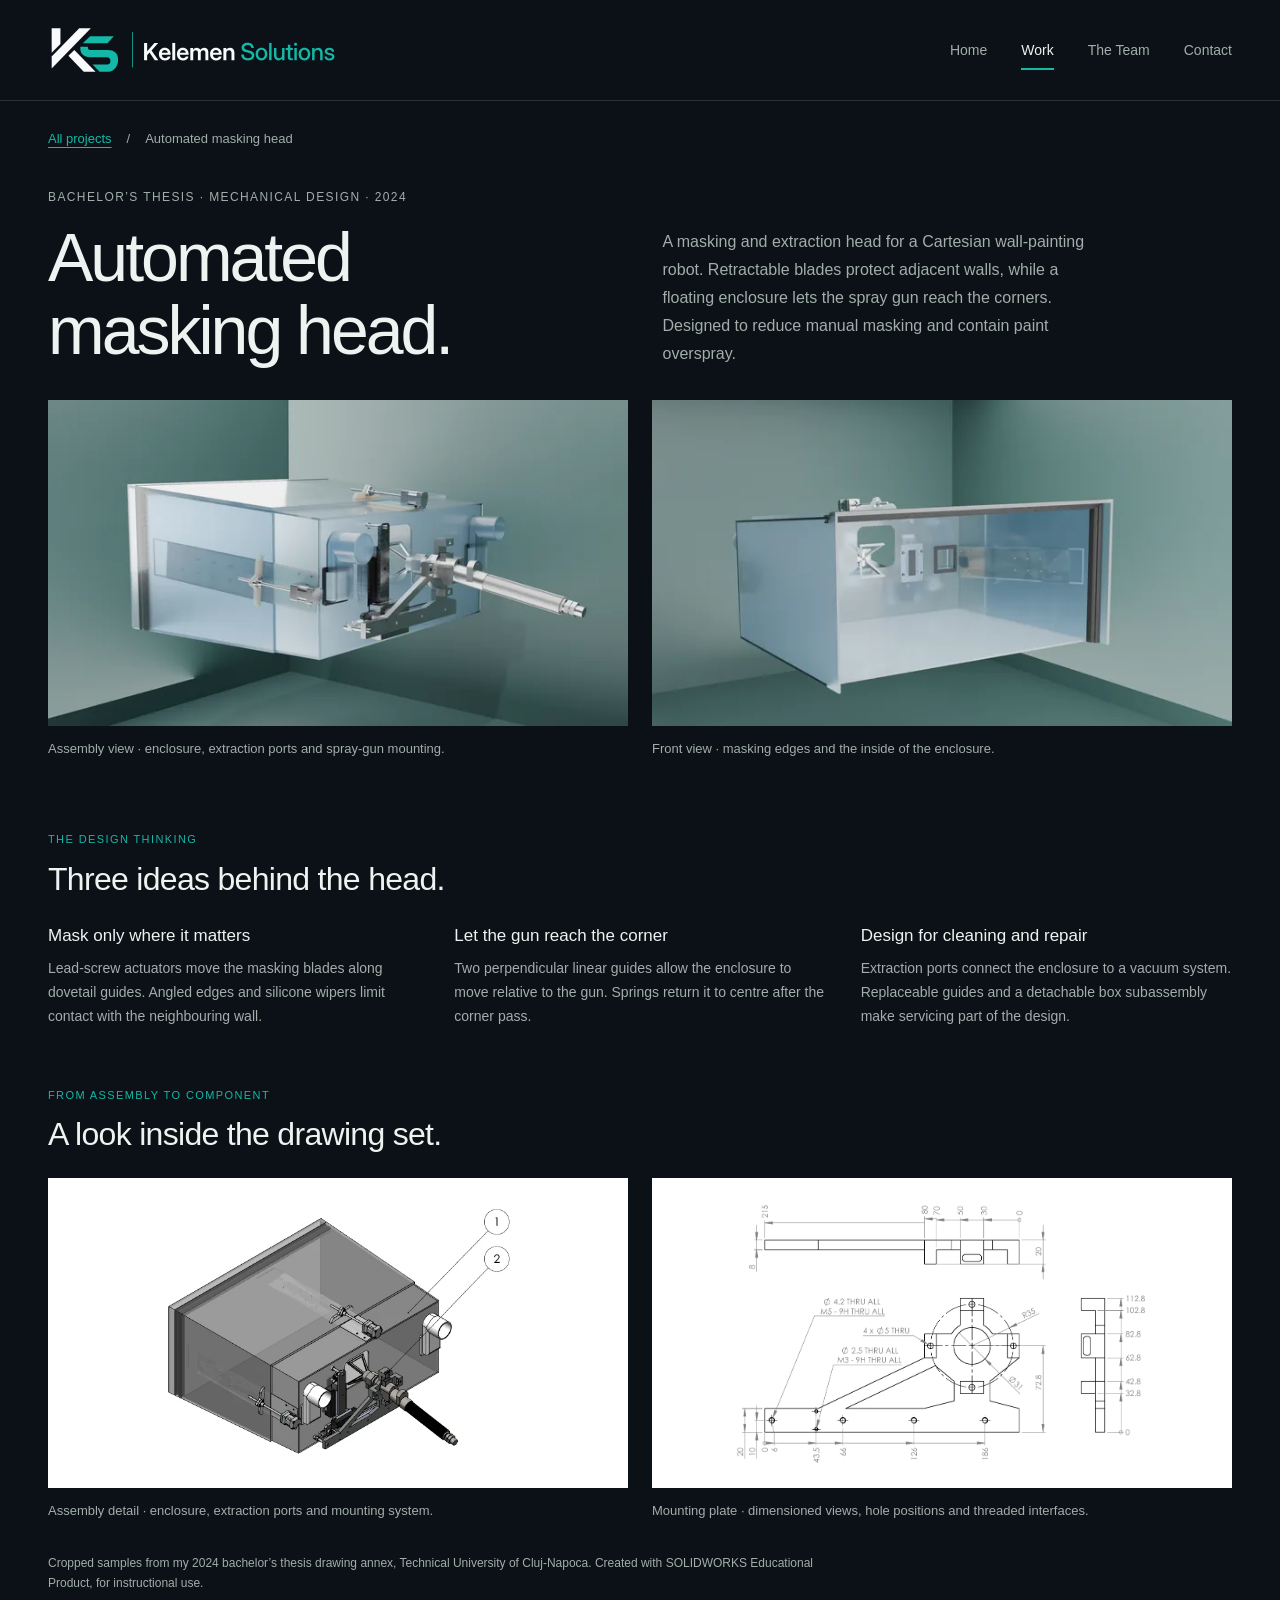
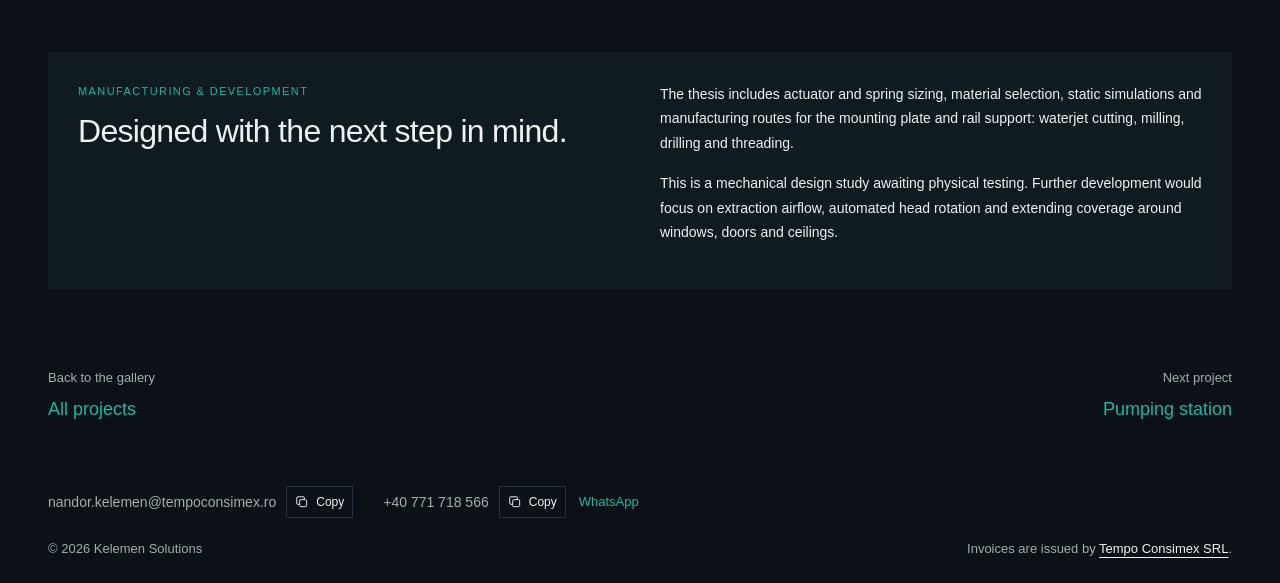
<file: project-masking-head.html>
<!DOCTYPE html>
<html lang="en"><head><meta charset="UTF-8"><meta name="viewport" content="width=device-width, initial-scale=1"><meta name="theme-color" content="#0b1116"><meta name="description" content="An undergraduate mechanical design project: an automated masking and extraction head for a Cartesian wall-painting robot, with technical drawing samples."><title>Robotic Painting Masking Head — Mechanical Design | Kelemen Solutions</title><link rel="stylesheet" href="styles.css?v=10d31393b1"><script src="site.js?v=8be8370fa9" defer></script>
<meta property="og:type" content="website">
<meta property="og:site_name" content="Kelemen Solutions">
<meta property="og:title" content="Robotic Painting Masking Head — Mechanical Design | Kelemen Solutions">
<meta property="og:description" content="An undergraduate mechanical design project: an automated masking and extraction head for a Cartesian wall-painting robot, with technical drawing samples.">
<meta property="og:url" content="https://kelemensolutions.eu/project-masking-head">
<meta property="og:image" content="https://kelemensolutions.eu/assets/share-logo.png">
<meta property="og:image:secure_url" content="https://kelemensolutions.eu/assets/share-logo.png">
<meta property="og:image:type" content="image/png">
<meta property="og:image:width" content="1200">
<meta property="og:image:height" content="630">
<meta property="og:image:alt" content="Kelemen Solutions logo in white and teal on a charcoal engineering grid">
<meta name="twitter:card" content="summary_large_image">
<meta name="twitter:title" content="Robotic Painting Masking Head — Mechanical Design | Kelemen Solutions">
<meta name="twitter:description" content="An undergraduate mechanical design project: an automated masking and extraction head for a Cartesian wall-painting robot, with technical drawing samples.">
<meta name="twitter:image" content="https://kelemensolutions.eu/assets/share-logo.png">
<meta name="twitter:image:alt" content="Kelemen Solutions logo">
<link rel="canonical" href="https://kelemensolutions.eu/project-masking-head">
<link rel="icon" href="favicon.ico?v=e1e530679e" sizes="16x16 32x32 48x48"><link rel="icon" type="image/png" href="assets/favicon-48.png?v=e1e530679e" sizes="48x48"><link rel="apple-touch-icon" href="assets/favicon-180.png?v=e1e530679e" sizes="180x180">
</head><body class="content-page"><a class="skip" href="#main">Skip to content</a><header class="site-header"><div class="wrap header-inner"><a class="brand" href="index.html" aria-label="Kelemen Solutions home"><svg class="brand-logo brand-wide" xmlns="http://www.w3.org/2000/svg" width="1120" height="190" viewBox="35 20 1120 190" role="img" aria-label="Kelemen Solutions — horizontal logo">
<title>Kelemen Solutions — horizontal logo</title><desc>One-line website header logo on transparent background with outlined text.</desc>
<g transform="translate(49 32) scale(0.34366577)"><path d="M0 0 H98 V178 L0 274 Z" fill="#F8FAFC"/><path d="M0 316 L308 0 H437 L0 452 Z" fill="#F8FAFC"/><path d="M187 307 L253 243 L490 486 H358 Z" fill="#F8FAFC"/><path d="M347 169 L430 90 H694 L623 169 Z" fill="#14B8A6"/><path d="M320 207 H404 V216 C404 234 416 245 442 245 H626 C700 245 742 282 742 353 C742 423 697 486 633 486 H535 L456 406 H621 C670 406 668 324 617 324 H426 C362 324 320 289 320 231 Z" fill="#14B8A6"/></g><path d="M359 47V183" fill="none" stroke="#14B8A6" stroke-width="3"/><path d="M124 0H388V436L592 667L1045 0H1353L770 845L1343 1490H1017L621 1041C543 951 466 861 388 771V1490H124Z" transform="translate(398.000 155.000) scale(0.0444336 -0.0444336)" fill="#F8FAFC"/><path d="M578 -24C825 -24 1021 119 1061 326H825C796 236 711 175 584 175C414 175 316 290 310 462H1074V531C1074 855 872 1080 568 1080C272 1080 63 848 63 527C63 207 261 -24 578 -24ZM312 636C329 787 426 880 572 880C718 880 816 787 832 636Z" transform="translate(457.630 155.000) scale(0.0444336 -0.0444336)" fill="#F8FAFC"/><path d="M364 1490H112V0H364Z" transform="translate(506.773 155.000) scale(0.0444336 -0.0444336)" fill="#F8FAFC"/><path d="M578 -24C825 -24 1021 119 1061 326H825C796 236 711 175 584 175C414 175 316 290 310 462H1074V531C1074 855 872 1080 568 1080C272 1080 63 848 63 527C63 207 261 -24 578 -24ZM312 636C329 787 426 880 572 880C718 880 816 787 832 636Z" transform="translate(526.723 155.000) scale(0.0444336 -0.0444336)" fill="#F8FAFC"/><path d="M112 0H364V630C364 781 461 863 575 863C687 863 767 788 767 673V0H1012V648C1012 774 1091 863 1219 863C1327 863 1415 801 1415 661V0H1668V697C1668 945 1514 1077 1314 1077C1160 1077 1034 999 978 877C934 998 817 1077 674 1077C541 1077 420 1009 356 873V1056H112Z" transform="translate(575.867 155.000) scale(0.0444336 -0.0444336)" fill="#F8FAFC"/><path d="M578 -24C825 -24 1021 119 1061 326H825C796 236 711 175 584 175C414 175 316 290 310 462H1074V531C1074 855 872 1080 568 1080C272 1080 63 848 63 527C63 207 261 -24 578 -24ZM312 636C329 787 426 880 572 880C718 880 816 787 832 636Z" transform="translate(653.714 155.000) scale(0.0444336 -0.0444336)" fill="#F8FAFC"/><path d="M364 597C364 777 463 856 595 856C730 856 808 775 808 620V0H1061V660C1061 931 905 1077 684 1077C539 1077 432 1013 360 894V1056H112V0H364Z" transform="translate(702.857 155.000) scale(0.0444336 -0.0444336)" fill="#F8FAFC"/><path d="M652 -24C990 -24 1209 152 1209 420C1209 633 1071 762 772 833L611 871C406 920 326 982 326 1090C326 1225 453 1320 633 1320C821 1320 943 1215 954 1044H1169C1160 1335 957 1514 636 1514C316 1514 105 1341 105 1079C105 873 237 748 538 677L701 638C908 589 987 523 987 408C987 263 854 170 652 170C429 170 298 286 297 483H75C75 168 295 -24 652 -24Z" transform="translate(772.778 155.000) scale(0.0444336 -0.0444336)" fill="#14B8A6"/><path d="M573 -24C875 -24 1078 201 1078 526C1078 853 875 1080 573 1080C271 1080 67 853 67 526C67 201 271 -24 573 -24ZM573 158C392 158 281 301 281 526C281 753 393 898 573 898C753 898 865 753 865 526C865 302 754 158 573 158Z" transform="translate(828.430 155.000) scale(0.0444336 -0.0444336)" fill="#14B8A6"/><path d="M330 1490H119V0H330Z" transform="translate(877.951 155.000) scale(0.0444336 -0.0444336)" fill="#14B8A6"/><path d="M501 -21C641 -21 748 39 820 159V0H1027V1056H816V448C816 252 705 168 562 168C415 168 330 255 330 424V1056H119V398C119 122 284 -21 501 -21Z" transform="translate(896.502 155.000) scale(0.0444336 -0.0444336)" fill="#14B8A6"/><path d="M628 1056H414V1344H202V1056H16V882H202V252C202 82 297 0 495 0H628V174H525C441 174 414 201 414 279V882H628Z" transform="translate(946.023 155.000) scale(0.0444336 -0.0444336)" fill="#14B8A6"/><path d="M119 0H330V1056H119ZM224 1238C299 1238 358 1295 358 1367C358 1440 299 1497 224 1497C149 1497 91 1440 91 1367C91 1295 149 1238 224 1238Z" transform="translate(974.660 155.000) scale(0.0444336 -0.0444336)" fill="#14B8A6"/><path d="M573 -24C875 -24 1078 201 1078 526C1078 853 875 1080 573 1080C271 1080 67 853 67 526C67 201 271 -24 573 -24ZM573 158C392 158 281 301 281 526C281 753 393 898 573 898C753 898 865 753 865 526C865 302 754 158 573 158Z" transform="translate(993.211 155.000) scale(0.0444336 -0.0444336)" fill="#14B8A6"/><path d="M330 608C330 804 441 888 585 888C731 888 816 801 816 632V0H1027V658C1027 934 862 1077 645 1077C506 1077 398 1017 326 897V1056H119V0H330Z" transform="translate(1042.732 155.000) scale(0.0444336 -0.0444336)" fill="#14B8A6"/><path d="M510 -25C756 -25 936 99 936 300C936 453 842 545 636 591L456 631C361 653 304 696 304 767C304 848 380 912 500 912C625 912 707 837 709 734H911C905 947 735 1079 497 1079C255 1079 93 950 93 763C93 606 197 505 396 461L571 422C662 402 723 360 723 288C723 204 640 143 506 143C369 143 289 207 277 321H69C84 92 268 -25 510 -25Z" transform="translate(1092.253 155.000) scale(0.0444336 -0.0444336)" fill="#14B8A6"/>
</svg><svg class="brand-logo brand-small" xmlns="http://www.w3.org/2000/svg" width="430" height="292" viewBox="40 130 430 292" role="img" aria-label="Kelemen Solutions — KS icon">
<title>Kelemen Solutions — KS icon</title><desc>Transparent icon, white and teal vector monogram.</desc>
<g transform="translate(53 143) scale(0.54716981)"><path d="M0 0 H98 V178 L0 274 Z" fill="#F8FAFC"/><path d="M0 316 L308 0 H437 L0 452 Z" fill="#F8FAFC"/><path d="M187 307 L253 243 L490 486 H358 Z" fill="#F8FAFC"/><path d="M347 169 L430 90 H694 L623 169 Z" fill="#14B8A6"/><path d="M320 207 H404 V216 C404 234 416 245 442 245 H626 C700 245 742 282 742 353 C742 423 697 486 633 486 H535 L456 406 H621 C670 406 668 324 617 324 H426 C362 324 320 289 320 231 Z" fill="#14B8A6"/></g>
</svg></a><nav aria-label="Main navigation"><a href="index.html#home">Home</a><a href="work.html" aria-current="page">Work</a><a href="index.html#team">The Team</a><a href="index.html#contact">Contact</a></nav></div></header><div class="wrap"><main id="main"><div class="project-breadcrumb"><a href="work.html">All projects</a><span aria-hidden="true">/</span><span>Automated masking head</span></div>
<article id="masking-head" class="case project-case masking-project">
<div class="case-head"><div><p class="eyebrow">Bachelor’s thesis · Mechanical design · 2024</p><h1>Automated<br>masking head.</h1></div><p>A masking and extraction head for a Cartesian wall-painting robot. Retractable blades protect adjacent walls, while a floating enclosure lets the spray gun reach the corners. Designed to reduce manual masking and contain paint overspray.</p></div>
<div class="masking-renders" aria-label="Project renders">
<figure><a class="masking-render-link" href="assets/masking-render-2-1440.webp" target="_blank" rel="noopener" aria-label="Open larger assembly render (new tab)"><img decoding="async" src="assets/masking-render-2-960.webp" srcset="assets/masking-render-2-640.webp 640w, assets/masking-render-2-960.webp 960w, assets/masking-render-2-1440.webp 1440w" sizes="(max-width: 640px) calc(100vw - 36px), (max-width: 950px) calc(50vw - 36px), (max-width: 1376px) calc(50vw - 60px), 628px" width="960" height="540" alt="Rendered assembly of the masking head showing its transparent enclosure, two extraction ports, blade actuators and spray-gun mount" fetchpriority="high"></a><figcaption>Assembly view · enclosure, extraction ports and spray-gun mounting.</figcaption></figure>
<figure><a class="masking-render-link" href="assets/masking-render-3-1440.webp" target="_blank" rel="noopener" aria-label="Open larger front render (new tab)"><img decoding="async" src="assets/masking-render-3-960.webp" srcset="assets/masking-render-3-640.webp 640w, assets/masking-render-3-960.webp 960w, assets/masking-render-3-1440.webp 1440w" sizes="(max-width: 640px) calc(100vw - 36px), (max-width: 950px) calc(50vw - 36px), (max-width: 1376px) calc(50vw - 60px), 628px" width="960" height="540" alt="Rendered front view into the masking enclosure showing the masking edges, spray opening and internal components" loading="lazy"></a><figcaption>Front view · masking edges and the inside of the enclosure.</figcaption></figure>
</div>
<section class="masking-section" aria-labelledby="masking-ideas"><div class="masking-section-heading"><p class="eyebrow">The design thinking</p><h2 id="masking-ideas">Three ideas behind the head.</h2></div>
<div class="details"><div><h3>Mask only where it matters</h3><p>Lead-screw actuators move the masking blades along dovetail guides. Angled edges and silicone wipers limit contact with the neighbouring wall.</p></div><div><h3>Let the gun reach the corner</h3><p>Two perpendicular linear guides allow the enclosure to move relative to the gun. Springs return it to centre after the corner pass.</p></div><div><h3>Design for cleaning and repair</h3><p>Extraction ports connect the enclosure to a vacuum system. Replaceable guides and a detachable box subassembly make servicing part of the design.</p></div></div></section>
<section class="masking-section" aria-labelledby="masking-drawings"><div class="masking-section-heading"><p class="eyebrow">From assembly to component</p><h2 id="masking-drawings">A look inside the drawing set.</h2></div>
<div class="masking-drawings"><figure><a class="masking-drawing-link" href="assets/masking-assembly.webp" target="_blank" rel="noopener" aria-label="Open larger assembly drawing sample (new tab)"><img decoding="async" src="assets/masking-assembly.webp" width="570" height="400" alt="Isometric assembly drawing crop showing the masking enclosure, extraction ports, blade actuators and spray-gun mount" loading="lazy"></a><figcaption>Assembly detail · enclosure, extraction ports and mounting system.</figcaption></figure><figure><a class="masking-drawing-link" href="assets/masking-mount-drawing.webp" target="_blank" rel="noopener" aria-label="Open larger mounting-plate drawing sample (new tab)"><img decoding="async" src="assets/masking-mount-drawing.webp" width="1075" height="690" alt="Dimensioned mounting-plate drawing crop with front, top and side views, threaded holes and indexing geometry" loading="lazy"></a><figcaption>Mounting plate · dimensioned views, hole positions and threaded interfaces.</figcaption></figure></div>
<p class="masking-drawing-credit">Cropped samples from my 2024 bachelor’s thesis drawing annex, Technical University of Cluj-Napoca. Created with SOLIDWORKS Educational Product, for instructional use.</p></section>
<section class="masking-section masking-development" aria-labelledby="masking-development"><div><p class="eyebrow">Manufacturing & development</p><h2 id="masking-development">Designed with the next step in mind.</h2></div><div><p>The thesis includes actuator and spring sizing, material selection, static simulations and manufacturing routes for the mounting plate and rail support: waterjet cutting, milling, drilling and threading.</p><p>This is a mechanical design study awaiting physical testing. Further development would focus on extraction airflow, automated head rotation and extending coverage around windows, doors and ceilings.</p></div></section>
</article><nav class="project-pagination" aria-label="Project navigation"><a href="work.html"><span>Back to the gallery</span><strong>All projects</strong></a><a href="project-pumping-station.html"><span>Next project</span><strong>Pumping station</strong></a></nav></main><footer class="site-footer"><div class="footer-contact"><div class="footer-contact-item"><a href="mailto:nandor.kelemen@tempoconsimex.ro">nandor.kelemen@tempoconsimex.ro</a><button type="button" class="copy-contact copy-compact" data-copy="nandor.kelemen@tempoconsimex.ro" aria-label="Copy email address"><svg viewBox="0 0 24 24" fill="none" stroke="currentColor" stroke-width="1.6" aria-hidden="true"><rect x="8" y="8" width="12" height="12" rx="2"/><path d="M16 8V5a2 2 0 0 0-2-2H5a2 2 0 0 0-2 2v9a2 2 0 0 0 2 2h3"/></svg><span>Copy</span></button></div><div class="footer-contact-item"><a href="tel:+40771718566">+40 771 718 566</a><button type="button" class="copy-contact copy-compact" data-copy="+40 771 718 566" aria-label="Copy phone number"><svg viewBox="0 0 24 24" fill="none" stroke="currentColor" stroke-width="1.6" aria-hidden="true"><rect x="8" y="8" width="12" height="12" rx="2"/><path d="M16 8V5a2 2 0 0 0-2-2H5a2 2 0 0 0-2 2v9a2 2 0 0 0 2 2h3"/></svg><span>Copy</span></button><a class="footer-whatsapp" href="https://wa.me/40771718566" target="_blank" rel="noopener">WhatsApp</a></div></div><div class="footer-bottom"><span>© <span data-year>2026</span> Kelemen Solutions</span><p class="billing-note">Invoices are issued by <a href="https://www.tempoconsimex.ro/" target="_blank" rel="noopener">Tempo Consimex SRL</a>.</p></div></footer></div></body></html>
</file>
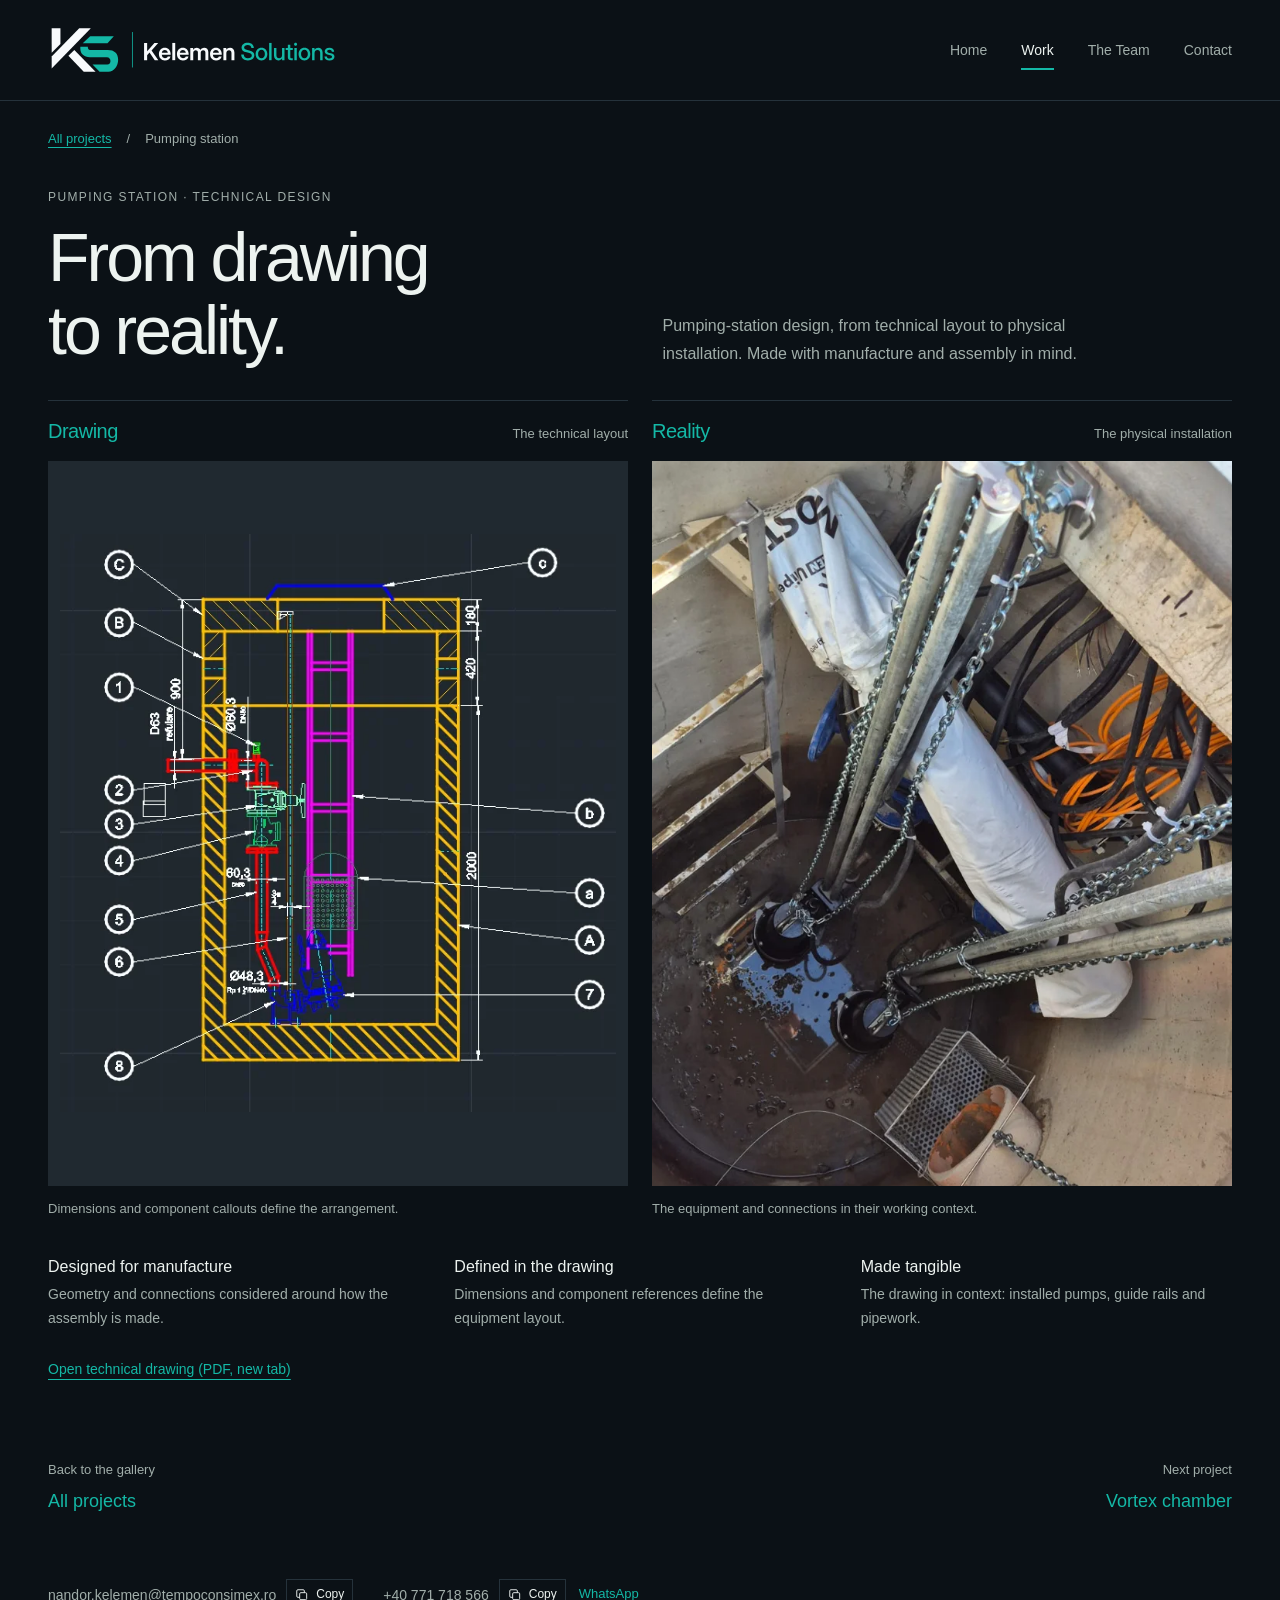
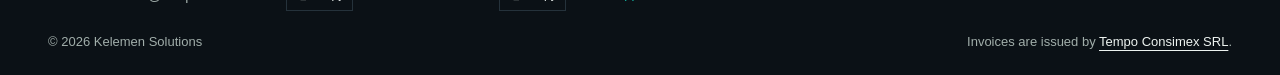
<file: project-pumping-station.html>
<!DOCTYPE html>
<html lang="en"><head><meta charset="UTF-8"><meta name="viewport" content="width=device-width, initial-scale=1"><meta name="theme-color" content="#0b1116"><meta name="description" content="Pumping station — a Kelemen Solutions design project. Explore the geometry, technical details and practical assembly considerations."><title>Pumping Station — Technical Design &amp; Manufacturing | Kelemen Solutions</title><link rel="stylesheet" href="styles.css?v=10d31393b1"><script src="site.js?v=8be8370fa9" defer></script>
<meta property="og:type" content="website">
<meta property="og:site_name" content="Kelemen Solutions">
<meta property="og:title" content="Pumping Station — Technical Design &amp; Manufacturing | Kelemen Solutions">
<meta property="og:description" content="Pumping station — a Kelemen Solutions design project. Explore the geometry, technical details and practical assembly considerations.">
<meta property="og:url" content="https://kelemensolutions.eu/project-pumping-station">
<meta property="og:image" content="https://kelemensolutions.eu/assets/share-logo.png">
<meta property="og:image:secure_url" content="https://kelemensolutions.eu/assets/share-logo.png">
<meta property="og:image:type" content="image/png">
<meta property="og:image:width" content="1200">
<meta property="og:image:height" content="630">
<meta property="og:image:alt" content="Kelemen Solutions logo in white and teal on a charcoal engineering grid">
<meta name="twitter:card" content="summary_large_image">
<meta name="twitter:title" content="Pumping Station — Technical Design &amp; Manufacturing | Kelemen Solutions">
<meta name="twitter:description" content="Pumping station — a Kelemen Solutions design project. Explore the geometry, technical details and practical assembly considerations.">
<meta name="twitter:image" content="https://kelemensolutions.eu/assets/share-logo.png">
<meta name="twitter:image:alt" content="Kelemen Solutions logo">
<link rel="canonical" href="https://kelemensolutions.eu/project-pumping-station">
<link rel="icon" href="favicon.ico?v=e1e530679e" sizes="16x16 32x32 48x48"><link rel="icon" type="image/png" href="assets/favicon-48.png?v=e1e530679e" sizes="48x48"><link rel="apple-touch-icon" href="assets/favicon-180.png?v=e1e530679e" sizes="180x180">
</head><body class="content-page"><a class="skip" href="#main">Skip to content</a><header class="site-header"><div class="wrap header-inner"><a class="brand" href="index.html" aria-label="Kelemen Solutions home"><svg class="brand-logo brand-wide" xmlns="http://www.w3.org/2000/svg" width="1120" height="190" viewBox="35 20 1120 190" role="img" aria-label="Kelemen Solutions — horizontal logo">
<title>Kelemen Solutions — horizontal logo</title><desc>One-line website header logo on transparent background with outlined text.</desc>
<g transform="translate(49 32) scale(0.34366577)"><path d="M0 0 H98 V178 L0 274 Z" fill="#F8FAFC"/><path d="M0 316 L308 0 H437 L0 452 Z" fill="#F8FAFC"/><path d="M187 307 L253 243 L490 486 H358 Z" fill="#F8FAFC"/><path d="M347 169 L430 90 H694 L623 169 Z" fill="#14B8A6"/><path d="M320 207 H404 V216 C404 234 416 245 442 245 H626 C700 245 742 282 742 353 C742 423 697 486 633 486 H535 L456 406 H621 C670 406 668 324 617 324 H426 C362 324 320 289 320 231 Z" fill="#14B8A6"/></g><path d="M359 47V183" fill="none" stroke="#14B8A6" stroke-width="3"/><path d="M124 0H388V436L592 667L1045 0H1353L770 845L1343 1490H1017L621 1041C543 951 466 861 388 771V1490H124Z" transform="translate(398.000 155.000) scale(0.0444336 -0.0444336)" fill="#F8FAFC"/><path d="M578 -24C825 -24 1021 119 1061 326H825C796 236 711 175 584 175C414 175 316 290 310 462H1074V531C1074 855 872 1080 568 1080C272 1080 63 848 63 527C63 207 261 -24 578 -24ZM312 636C329 787 426 880 572 880C718 880 816 787 832 636Z" transform="translate(457.630 155.000) scale(0.0444336 -0.0444336)" fill="#F8FAFC"/><path d="M364 1490H112V0H364Z" transform="translate(506.773 155.000) scale(0.0444336 -0.0444336)" fill="#F8FAFC"/><path d="M578 -24C825 -24 1021 119 1061 326H825C796 236 711 175 584 175C414 175 316 290 310 462H1074V531C1074 855 872 1080 568 1080C272 1080 63 848 63 527C63 207 261 -24 578 -24ZM312 636C329 787 426 880 572 880C718 880 816 787 832 636Z" transform="translate(526.723 155.000) scale(0.0444336 -0.0444336)" fill="#F8FAFC"/><path d="M112 0H364V630C364 781 461 863 575 863C687 863 767 788 767 673V0H1012V648C1012 774 1091 863 1219 863C1327 863 1415 801 1415 661V0H1668V697C1668 945 1514 1077 1314 1077C1160 1077 1034 999 978 877C934 998 817 1077 674 1077C541 1077 420 1009 356 873V1056H112Z" transform="translate(575.867 155.000) scale(0.0444336 -0.0444336)" fill="#F8FAFC"/><path d="M578 -24C825 -24 1021 119 1061 326H825C796 236 711 175 584 175C414 175 316 290 310 462H1074V531C1074 855 872 1080 568 1080C272 1080 63 848 63 527C63 207 261 -24 578 -24ZM312 636C329 787 426 880 572 880C718 880 816 787 832 636Z" transform="translate(653.714 155.000) scale(0.0444336 -0.0444336)" fill="#F8FAFC"/><path d="M364 597C364 777 463 856 595 856C730 856 808 775 808 620V0H1061V660C1061 931 905 1077 684 1077C539 1077 432 1013 360 894V1056H112V0H364Z" transform="translate(702.857 155.000) scale(0.0444336 -0.0444336)" fill="#F8FAFC"/><path d="M652 -24C990 -24 1209 152 1209 420C1209 633 1071 762 772 833L611 871C406 920 326 982 326 1090C326 1225 453 1320 633 1320C821 1320 943 1215 954 1044H1169C1160 1335 957 1514 636 1514C316 1514 105 1341 105 1079C105 873 237 748 538 677L701 638C908 589 987 523 987 408C987 263 854 170 652 170C429 170 298 286 297 483H75C75 168 295 -24 652 -24Z" transform="translate(772.778 155.000) scale(0.0444336 -0.0444336)" fill="#14B8A6"/><path d="M573 -24C875 -24 1078 201 1078 526C1078 853 875 1080 573 1080C271 1080 67 853 67 526C67 201 271 -24 573 -24ZM573 158C392 158 281 301 281 526C281 753 393 898 573 898C753 898 865 753 865 526C865 302 754 158 573 158Z" transform="translate(828.430 155.000) scale(0.0444336 -0.0444336)" fill="#14B8A6"/><path d="M330 1490H119V0H330Z" transform="translate(877.951 155.000) scale(0.0444336 -0.0444336)" fill="#14B8A6"/><path d="M501 -21C641 -21 748 39 820 159V0H1027V1056H816V448C816 252 705 168 562 168C415 168 330 255 330 424V1056H119V398C119 122 284 -21 501 -21Z" transform="translate(896.502 155.000) scale(0.0444336 -0.0444336)" fill="#14B8A6"/><path d="M628 1056H414V1344H202V1056H16V882H202V252C202 82 297 0 495 0H628V174H525C441 174 414 201 414 279V882H628Z" transform="translate(946.023 155.000) scale(0.0444336 -0.0444336)" fill="#14B8A6"/><path d="M119 0H330V1056H119ZM224 1238C299 1238 358 1295 358 1367C358 1440 299 1497 224 1497C149 1497 91 1440 91 1367C91 1295 149 1238 224 1238Z" transform="translate(974.660 155.000) scale(0.0444336 -0.0444336)" fill="#14B8A6"/><path d="M573 -24C875 -24 1078 201 1078 526C1078 853 875 1080 573 1080C271 1080 67 853 67 526C67 201 271 -24 573 -24ZM573 158C392 158 281 301 281 526C281 753 393 898 573 898C753 898 865 753 865 526C865 302 754 158 573 158Z" transform="translate(993.211 155.000) scale(0.0444336 -0.0444336)" fill="#14B8A6"/><path d="M330 608C330 804 441 888 585 888C731 888 816 801 816 632V0H1027V658C1027 934 862 1077 645 1077C506 1077 398 1017 326 897V1056H119V0H330Z" transform="translate(1042.732 155.000) scale(0.0444336 -0.0444336)" fill="#14B8A6"/><path d="M510 -25C756 -25 936 99 936 300C936 453 842 545 636 591L456 631C361 653 304 696 304 767C304 848 380 912 500 912C625 912 707 837 709 734H911C905 947 735 1079 497 1079C255 1079 93 950 93 763C93 606 197 505 396 461L571 422C662 402 723 360 723 288C723 204 640 143 506 143C369 143 289 207 277 321H69C84 92 268 -25 510 -25Z" transform="translate(1092.253 155.000) scale(0.0444336 -0.0444336)" fill="#14B8A6"/>
</svg><svg class="brand-logo brand-small" xmlns="http://www.w3.org/2000/svg" width="430" height="292" viewBox="40 130 430 292" role="img" aria-label="Kelemen Solutions — KS icon">
<title>Kelemen Solutions — KS icon</title><desc>Transparent icon, white and teal vector monogram.</desc>
<g transform="translate(53 143) scale(0.54716981)"><path d="M0 0 H98 V178 L0 274 Z" fill="#F8FAFC"/><path d="M0 316 L308 0 H437 L0 452 Z" fill="#F8FAFC"/><path d="M187 307 L253 243 L490 486 H358 Z" fill="#F8FAFC"/><path d="M347 169 L430 90 H694 L623 169 Z" fill="#14B8A6"/><path d="M320 207 H404 V216 C404 234 416 245 442 245 H626 C700 245 742 282 742 353 C742 423 697 486 633 486 H535 L456 406 H621 C670 406 668 324 617 324 H426 C362 324 320 289 320 231 Z" fill="#14B8A6"/></g>
</svg></a><nav aria-label="Main navigation"><a href="index.html#home">Home</a><a href="work.html" aria-current="page">Work</a><a href="index.html#team">The Team</a><a href="index.html#contact">Contact</a></nav></div></header><div class="wrap"><main id="main"><div class="project-breadcrumb"><a href="work.html">All projects</a><span aria-hidden="true">/</span><span>Pumping station</span></div><article id="pumping-station" class="case project-case"><div class="case-head"><div><p class="eyebrow">Pumping station · Technical design</p><h1>From drawing<br>to reality.</h1></div><p>Pumping-station design, from technical layout to physical installation. Made with manufacture and assembly in mind.</p></div>
<div class="split-media drawing-reality"><figure><div class="comparison-label"><span>Drawing</span><span>The technical layout</span></div><div class="drawing-frame"><img decoding="async" src="assets/pump-drawing.webp" alt="Complete pumping-station section drawing showing dimensions, pump, pipework and access arrangement" width="605" height="629" fetchpriority="high"></div><figcaption>Dimensions and component callouts define the arrangement.</figcaption></figure><figure><div class="comparison-label"><span>Reality</span><span>The physical installation</span></div><div class="image-crop crop-pump-site"><img decoding="async" src="assets/pump-site.webp" alt="Installed pumps, guide rails and pipework inside the pumping station" width="900" height="1200" loading="lazy"></div><figcaption>The equipment and connections in their working context.</figcaption></figure></div>
<div class="details"><div><h2>Designed for manufacture</h2><p>Geometry and connections considered around how the assembly is made.</p></div><div><h2>Defined in the drawing</h2><p>Dimensions and component references define the equipment layout.</p></div><div><h2>Made tangible</h2><p>The drawing in context: installed pumps, guide rails and pipework.</p></div></div><div class="case-footer"><a class="text-link" href="resources/1-statie%20de%20pompare/SP-26-C028-401_MARPROD_SIBIU.pdf" target="_blank" rel="noopener">Open technical drawing (PDF, new tab)</a></div></article><nav class="project-pagination" aria-label="Project navigation"><a href="work.html"><span>Back to the gallery</span><strong>All projects</strong></a><a href="project-vortex.html"><span>Next project</span><strong>Vortex chamber</strong></a></nav></main><footer class="site-footer"><div class="footer-contact"><div class="footer-contact-item"><a href="mailto:nandor.kelemen@tempoconsimex.ro">nandor.kelemen@tempoconsimex.ro</a><button type="button" class="copy-contact copy-compact" data-copy="nandor.kelemen@tempoconsimex.ro" aria-label="Copy email address"><svg viewBox="0 0 24 24" fill="none" stroke="currentColor" stroke-width="1.6" aria-hidden="true"><rect x="8" y="8" width="12" height="12" rx="2"/><path d="M16 8V5a2 2 0 0 0-2-2H5a2 2 0 0 0-2 2v9a2 2 0 0 0 2 2h3"/></svg><span>Copy</span></button></div><div class="footer-contact-item"><a href="tel:+40771718566">+40 771 718 566</a><button type="button" class="copy-contact copy-compact" data-copy="+40 771 718 566" aria-label="Copy phone number"><svg viewBox="0 0 24 24" fill="none" stroke="currentColor" stroke-width="1.6" aria-hidden="true"><rect x="8" y="8" width="12" height="12" rx="2"/><path d="M16 8V5a2 2 0 0 0-2-2H5a2 2 0 0 0-2 2v9a2 2 0 0 0 2 2h3"/></svg><span>Copy</span></button><a class="footer-whatsapp" href="https://wa.me/40771718566" target="_blank" rel="noopener">WhatsApp</a></div></div><div class="footer-bottom"><span>© <span data-year>2026</span> Kelemen Solutions</span><p class="billing-note">Invoices are issued by <a href="https://www.tempoconsimex.ro/" target="_blank" rel="noopener">Tempo Consimex SRL</a>.</p></div></footer></div></body></html>
</file>
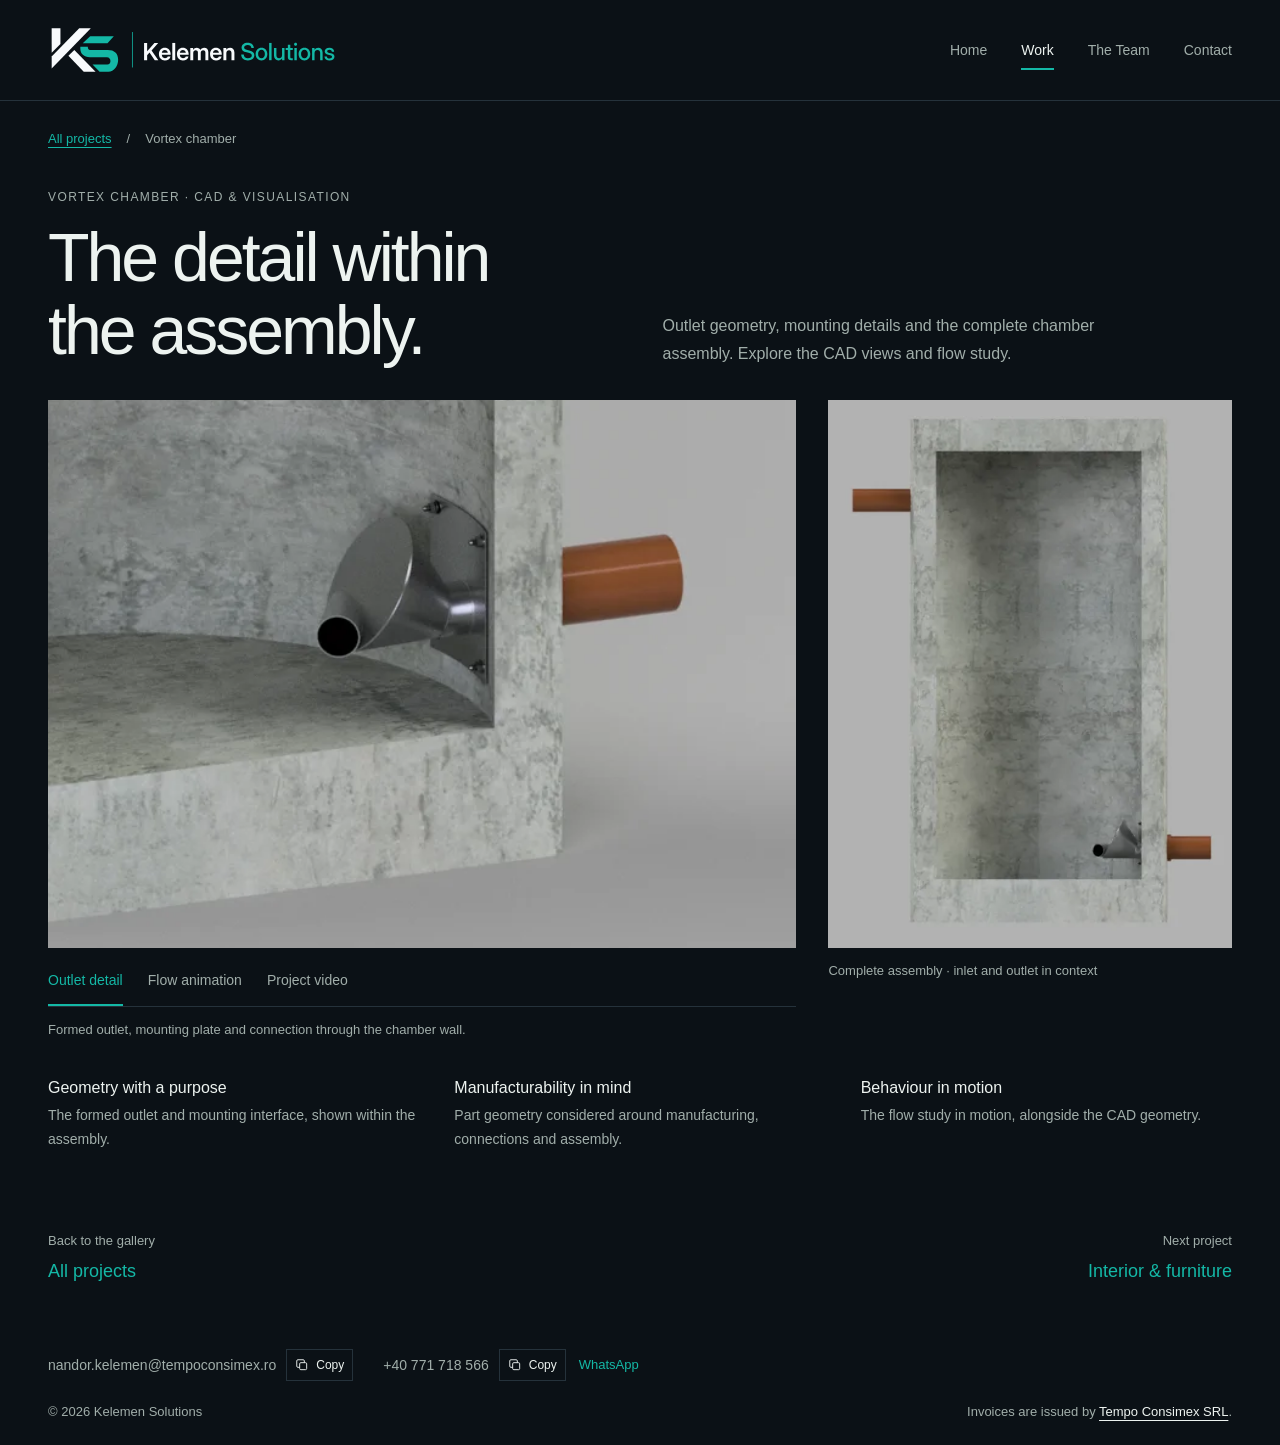
<file: project-vortex.html>
<!DOCTYPE html>
<html lang="en"><head><meta charset="UTF-8"><meta name="viewport" content="width=device-width, initial-scale=1"><meta name="theme-color" content="#0b1116"><meta name="description" content="Vortex chamber — a Kelemen Solutions design project. Explore the geometry, technical details and practical assembly considerations."><title>Vortex Chamber — CAD &amp; Flow Visualisation | Kelemen Solutions</title><link rel="stylesheet" href="styles.css?v=10d31393b1"><script src="site.js?v=8be8370fa9" defer></script>
<meta property="og:type" content="website">
<meta property="og:site_name" content="Kelemen Solutions">
<meta property="og:title" content="Vortex Chamber — CAD &amp; Flow Visualisation | Kelemen Solutions">
<meta property="og:description" content="Vortex chamber — a Kelemen Solutions design project. Explore the geometry, technical details and practical assembly considerations.">
<meta property="og:url" content="https://kelemensolutions.eu/project-vortex">
<meta property="og:image" content="https://kelemensolutions.eu/assets/share-logo.png">
<meta property="og:image:secure_url" content="https://kelemensolutions.eu/assets/share-logo.png">
<meta property="og:image:type" content="image/png">
<meta property="og:image:width" content="1200">
<meta property="og:image:height" content="630">
<meta property="og:image:alt" content="Kelemen Solutions logo in white and teal on a charcoal engineering grid">
<meta name="twitter:card" content="summary_large_image">
<meta name="twitter:title" content="Vortex Chamber — CAD &amp; Flow Visualisation | Kelemen Solutions">
<meta name="twitter:description" content="Vortex chamber — a Kelemen Solutions design project. Explore the geometry, technical details and practical assembly considerations.">
<meta name="twitter:image" content="https://kelemensolutions.eu/assets/share-logo.png">
<meta name="twitter:image:alt" content="Kelemen Solutions logo">
<link rel="canonical" href="https://kelemensolutions.eu/project-vortex">
<link rel="icon" href="favicon.ico?v=e1e530679e" sizes="16x16 32x32 48x48"><link rel="icon" type="image/png" href="assets/favicon-48.png?v=e1e530679e" sizes="48x48"><link rel="apple-touch-icon" href="assets/favicon-180.png?v=e1e530679e" sizes="180x180">
</head><body class="content-page"><a class="skip" href="#main">Skip to content</a><header class="site-header"><div class="wrap header-inner"><a class="brand" href="index.html" aria-label="Kelemen Solutions home"><svg class="brand-logo brand-wide" xmlns="http://www.w3.org/2000/svg" width="1120" height="190" viewBox="35 20 1120 190" role="img" aria-label="Kelemen Solutions — horizontal logo">
<title>Kelemen Solutions — horizontal logo</title><desc>One-line website header logo on transparent background with outlined text.</desc>
<g transform="translate(49 32) scale(0.34366577)"><path d="M0 0 H98 V178 L0 274 Z" fill="#F8FAFC"/><path d="M0 316 L308 0 H437 L0 452 Z" fill="#F8FAFC"/><path d="M187 307 L253 243 L490 486 H358 Z" fill="#F8FAFC"/><path d="M347 169 L430 90 H694 L623 169 Z" fill="#14B8A6"/><path d="M320 207 H404 V216 C404 234 416 245 442 245 H626 C700 245 742 282 742 353 C742 423 697 486 633 486 H535 L456 406 H621 C670 406 668 324 617 324 H426 C362 324 320 289 320 231 Z" fill="#14B8A6"/></g><path d="M359 47V183" fill="none" stroke="#14B8A6" stroke-width="3"/><path d="M124 0H388V436L592 667L1045 0H1353L770 845L1343 1490H1017L621 1041C543 951 466 861 388 771V1490H124Z" transform="translate(398.000 155.000) scale(0.0444336 -0.0444336)" fill="#F8FAFC"/><path d="M578 -24C825 -24 1021 119 1061 326H825C796 236 711 175 584 175C414 175 316 290 310 462H1074V531C1074 855 872 1080 568 1080C272 1080 63 848 63 527C63 207 261 -24 578 -24ZM312 636C329 787 426 880 572 880C718 880 816 787 832 636Z" transform="translate(457.630 155.000) scale(0.0444336 -0.0444336)" fill="#F8FAFC"/><path d="M364 1490H112V0H364Z" transform="translate(506.773 155.000) scale(0.0444336 -0.0444336)" fill="#F8FAFC"/><path d="M578 -24C825 -24 1021 119 1061 326H825C796 236 711 175 584 175C414 175 316 290 310 462H1074V531C1074 855 872 1080 568 1080C272 1080 63 848 63 527C63 207 261 -24 578 -24ZM312 636C329 787 426 880 572 880C718 880 816 787 832 636Z" transform="translate(526.723 155.000) scale(0.0444336 -0.0444336)" fill="#F8FAFC"/><path d="M112 0H364V630C364 781 461 863 575 863C687 863 767 788 767 673V0H1012V648C1012 774 1091 863 1219 863C1327 863 1415 801 1415 661V0H1668V697C1668 945 1514 1077 1314 1077C1160 1077 1034 999 978 877C934 998 817 1077 674 1077C541 1077 420 1009 356 873V1056H112Z" transform="translate(575.867 155.000) scale(0.0444336 -0.0444336)" fill="#F8FAFC"/><path d="M578 -24C825 -24 1021 119 1061 326H825C796 236 711 175 584 175C414 175 316 290 310 462H1074V531C1074 855 872 1080 568 1080C272 1080 63 848 63 527C63 207 261 -24 578 -24ZM312 636C329 787 426 880 572 880C718 880 816 787 832 636Z" transform="translate(653.714 155.000) scale(0.0444336 -0.0444336)" fill="#F8FAFC"/><path d="M364 597C364 777 463 856 595 856C730 856 808 775 808 620V0H1061V660C1061 931 905 1077 684 1077C539 1077 432 1013 360 894V1056H112V0H364Z" transform="translate(702.857 155.000) scale(0.0444336 -0.0444336)" fill="#F8FAFC"/><path d="M652 -24C990 -24 1209 152 1209 420C1209 633 1071 762 772 833L611 871C406 920 326 982 326 1090C326 1225 453 1320 633 1320C821 1320 943 1215 954 1044H1169C1160 1335 957 1514 636 1514C316 1514 105 1341 105 1079C105 873 237 748 538 677L701 638C908 589 987 523 987 408C987 263 854 170 652 170C429 170 298 286 297 483H75C75 168 295 -24 652 -24Z" transform="translate(772.778 155.000) scale(0.0444336 -0.0444336)" fill="#14B8A6"/><path d="M573 -24C875 -24 1078 201 1078 526C1078 853 875 1080 573 1080C271 1080 67 853 67 526C67 201 271 -24 573 -24ZM573 158C392 158 281 301 281 526C281 753 393 898 573 898C753 898 865 753 865 526C865 302 754 158 573 158Z" transform="translate(828.430 155.000) scale(0.0444336 -0.0444336)" fill="#14B8A6"/><path d="M330 1490H119V0H330Z" transform="translate(877.951 155.000) scale(0.0444336 -0.0444336)" fill="#14B8A6"/><path d="M501 -21C641 -21 748 39 820 159V0H1027V1056H816V448C816 252 705 168 562 168C415 168 330 255 330 424V1056H119V398C119 122 284 -21 501 -21Z" transform="translate(896.502 155.000) scale(0.0444336 -0.0444336)" fill="#14B8A6"/><path d="M628 1056H414V1344H202V1056H16V882H202V252C202 82 297 0 495 0H628V174H525C441 174 414 201 414 279V882H628Z" transform="translate(946.023 155.000) scale(0.0444336 -0.0444336)" fill="#14B8A6"/><path d="M119 0H330V1056H119ZM224 1238C299 1238 358 1295 358 1367C358 1440 299 1497 224 1497C149 1497 91 1440 91 1367C91 1295 149 1238 224 1238Z" transform="translate(974.660 155.000) scale(0.0444336 -0.0444336)" fill="#14B8A6"/><path d="M573 -24C875 -24 1078 201 1078 526C1078 853 875 1080 573 1080C271 1080 67 853 67 526C67 201 271 -24 573 -24ZM573 158C392 158 281 301 281 526C281 753 393 898 573 898C753 898 865 753 865 526C865 302 754 158 573 158Z" transform="translate(993.211 155.000) scale(0.0444336 -0.0444336)" fill="#14B8A6"/><path d="M330 608C330 804 441 888 585 888C731 888 816 801 816 632V0H1027V658C1027 934 862 1077 645 1077C506 1077 398 1017 326 897V1056H119V0H330Z" transform="translate(1042.732 155.000) scale(0.0444336 -0.0444336)" fill="#14B8A6"/><path d="M510 -25C756 -25 936 99 936 300C936 453 842 545 636 591L456 631C361 653 304 696 304 767C304 848 380 912 500 912C625 912 707 837 709 734H911C905 947 735 1079 497 1079C255 1079 93 950 93 763C93 606 197 505 396 461L571 422C662 402 723 360 723 288C723 204 640 143 506 143C369 143 289 207 277 321H69C84 92 268 -25 510 -25Z" transform="translate(1092.253 155.000) scale(0.0444336 -0.0444336)" fill="#14B8A6"/>
</svg><svg class="brand-logo brand-small" xmlns="http://www.w3.org/2000/svg" width="430" height="292" viewBox="40 130 430 292" role="img" aria-label="Kelemen Solutions — KS icon">
<title>Kelemen Solutions — KS icon</title><desc>Transparent icon, white and teal vector monogram.</desc>
<g transform="translate(53 143) scale(0.54716981)"><path d="M0 0 H98 V178 L0 274 Z" fill="#F8FAFC"/><path d="M0 316 L308 0 H437 L0 452 Z" fill="#F8FAFC"/><path d="M187 307 L253 243 L490 486 H358 Z" fill="#F8FAFC"/><path d="M347 169 L430 90 H694 L623 169 Z" fill="#14B8A6"/><path d="M320 207 H404 V216 C404 234 416 245 442 245 H626 C700 245 742 282 742 353 C742 423 697 486 633 486 H535 L456 406 H621 C670 406 668 324 617 324 H426 C362 324 320 289 320 231 Z" fill="#14B8A6"/></g>
</svg></a><nav aria-label="Main navigation"><a href="index.html#home">Home</a><a href="work.html" aria-current="page">Work</a><a href="index.html#team">The Team</a><a href="index.html#contact">Contact</a></nav></div></header><div class="wrap"><main id="main"><div class="project-breadcrumb"><a href="work.html">All projects</a><span aria-hidden="true">/</span><span>Vortex chamber</span></div><article id="vortex" class="case project-case"><div class="case-head"><div><p class="eyebrow">Vortex chamber · CAD & visualisation</p><h1>The detail within<br>the assembly.</h1></div><p>Outlet geometry, mounting details and the complete chamber assembly. Explore the CAD views and flow study.</p></div>
<div class="vortex-layout"><figure><div class="media-stage" id="vortex-media"><div class="image-crop crop-vortex-detail"><img decoding="async" src="assets/vortex-detail.webp" alt="Close view of the formed metal outlet, mounting plate and pipe connection" width="1600" height="570" fetchpriority="high"></div></div><div class="media-tabs" role="group" aria-label="Vortex project views"><button type="button" data-view="detail" aria-pressed="true" aria-controls="vortex-media">Outlet detail</button><button type="button" data-view="flow" aria-pressed="false" aria-controls="vortex-media">Flow animation</button><button type="button" data-view="video" aria-pressed="false" aria-controls="vortex-media">Project video</button></div><figcaption id="vortex-caption" aria-live="polite">Formed outlet, mounting plate and connection through the chamber wall.</figcaption></figure><figure class="assembly-overview"><div class="image-crop crop-vortex-overview"><img decoding="async" src="assets/vortex-overview.webp" alt="Full chamber cutaway tightly framed around the inlet, chamber and outlet" width="1600" height="1200" loading="lazy"></div><figcaption>Complete assembly · inlet and outlet in context</figcaption></figure></div>
<div class="details"><div><h2>Geometry with a purpose</h2><p>The formed outlet and mounting interface, shown within the assembly.</p></div><div><h2>Manufacturability in mind</h2><p>Part geometry considered around manufacturing, connections and assembly.</p></div><div><h2>Behaviour in motion</h2><p>The flow study in motion, alongside the CAD geometry.</p></div></div></article><nav class="project-pagination" aria-label="Project navigation"><a href="work.html"><span>Back to the gallery</span><strong>All projects</strong></a><a href="project-interior.html"><span>Next project</span><strong>Interior & furniture</strong></a></nav></main><footer class="site-footer"><div class="footer-contact"><div class="footer-contact-item"><a href="mailto:nandor.kelemen@tempoconsimex.ro">nandor.kelemen@tempoconsimex.ro</a><button type="button" class="copy-contact copy-compact" data-copy="nandor.kelemen@tempoconsimex.ro" aria-label="Copy email address"><svg viewBox="0 0 24 24" fill="none" stroke="currentColor" stroke-width="1.6" aria-hidden="true"><rect x="8" y="8" width="12" height="12" rx="2"/><path d="M16 8V5a2 2 0 0 0-2-2H5a2 2 0 0 0-2 2v9a2 2 0 0 0 2 2h3"/></svg><span>Copy</span></button></div><div class="footer-contact-item"><a href="tel:+40771718566">+40 771 718 566</a><button type="button" class="copy-contact copy-compact" data-copy="+40 771 718 566" aria-label="Copy phone number"><svg viewBox="0 0 24 24" fill="none" stroke="currentColor" stroke-width="1.6" aria-hidden="true"><rect x="8" y="8" width="12" height="12" rx="2"/><path d="M16 8V5a2 2 0 0 0-2-2H5a2 2 0 0 0-2 2v9a2 2 0 0 0 2 2h3"/></svg><span>Copy</span></button><a class="footer-whatsapp" href="https://wa.me/40771718566" target="_blank" rel="noopener">WhatsApp</a></div></div><div class="footer-bottom"><span>© <span data-year>2026</span> Kelemen Solutions</span><p class="billing-note">Invoices are issued by <a href="https://www.tempoconsimex.ro/" target="_blank" rel="noopener">Tempo Consimex SRL</a>.</p></div></footer></div></body></html>
</file>
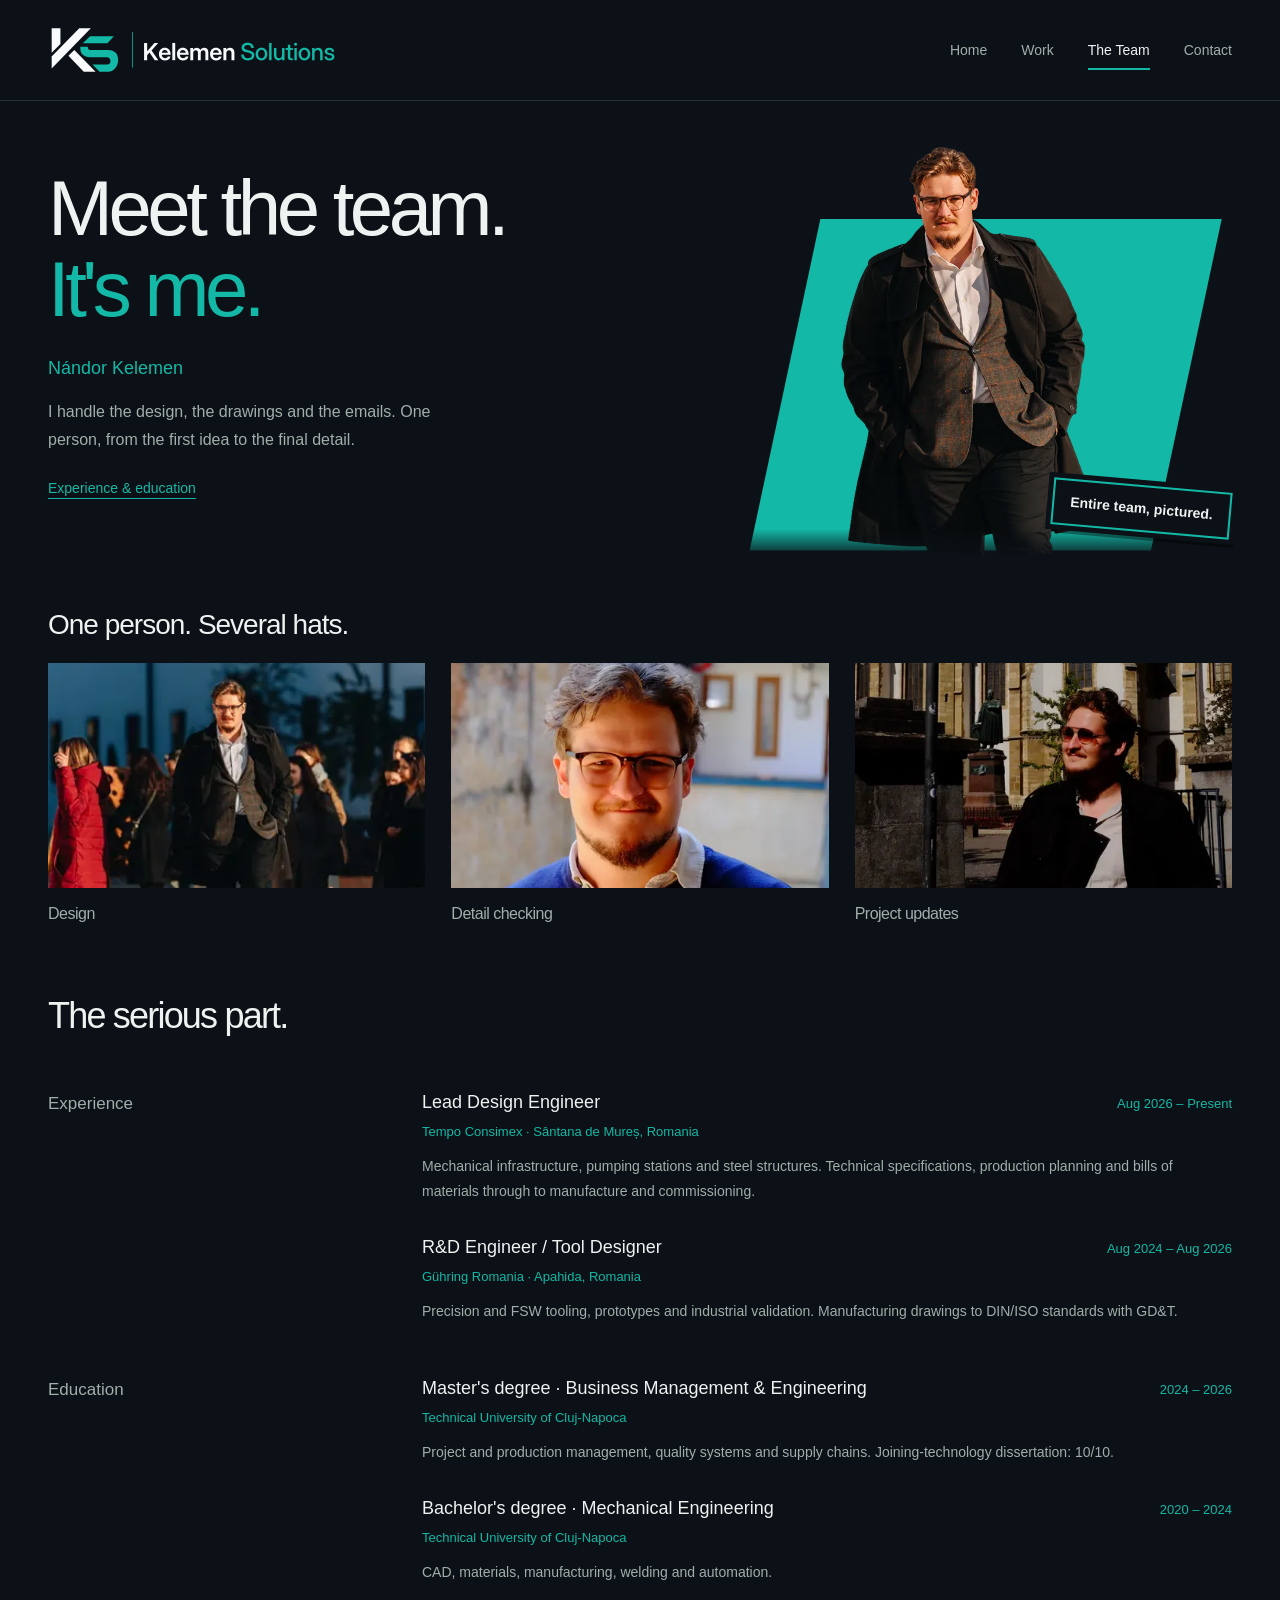
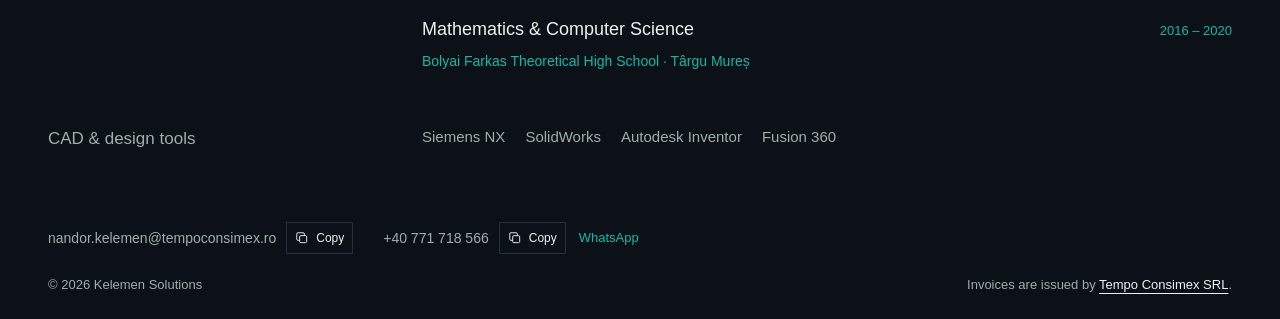
<file: team.html>
<!DOCTYPE html>
<html lang="en"><head><meta charset="UTF-8"><meta name="viewport" content="width=device-width, initial-scale=1"><meta name="theme-color" content="#0b1116"><meta name="description" content="Meet Nándor Kelemen, the one-person team behind Kelemen Solutions. Mechanical engineering, CAD design, manufacturing experience and qualifications."><title>Nándor Kelemen — Mechanical Engineer | Kelemen Solutions</title><link rel="stylesheet" href="styles.css?v=10d31393b1"><script src="site.js?v=8be8370fa9" defer></script>
<meta property="og:type" content="website">
<meta property="og:site_name" content="Kelemen Solutions">
<meta property="og:title" content="Nándor Kelemen — Mechanical Engineer | Kelemen Solutions">
<meta property="og:description" content="Meet Nándor Kelemen, the one-person team behind Kelemen Solutions. Mechanical engineering, CAD design, manufacturing experience and qualifications.">
<meta property="og:url" content="https://kelemensolutions.eu/team">
<meta property="og:image" content="https://kelemensolutions.eu/assets/share-logo.png">
<meta property="og:image:secure_url" content="https://kelemensolutions.eu/assets/share-logo.png">
<meta property="og:image:type" content="image/png">
<meta property="og:image:width" content="1200">
<meta property="og:image:height" content="630">
<meta property="og:image:alt" content="Kelemen Solutions logo in white and teal on a charcoal engineering grid">
<meta name="twitter:card" content="summary_large_image">
<meta name="twitter:title" content="Nándor Kelemen — Mechanical Engineer | Kelemen Solutions">
<meta name="twitter:description" content="Meet Nándor Kelemen, the one-person team behind Kelemen Solutions. Mechanical engineering, CAD design, manufacturing experience and qualifications.">
<meta name="twitter:image" content="https://kelemensolutions.eu/assets/share-logo.png">
<meta name="twitter:image:alt" content="Kelemen Solutions logo">
<link rel="canonical" href="https://kelemensolutions.eu/team">
<link rel="icon" href="favicon.ico?v=e1e530679e" sizes="16x16 32x32 48x48"><link rel="icon" type="image/png" href="assets/favicon-48.png?v=e1e530679e" sizes="48x48"><link rel="apple-touch-icon" href="assets/favicon-180.png?v=e1e530679e" sizes="180x180">
</head>
<body class="content-page"><a class="skip" href="#main">Skip to content</a><header class="site-header"><div class="wrap header-inner"><a class="brand" href="index.html" aria-label="Kelemen Solutions home"><svg class="brand-logo brand-wide" xmlns="http://www.w3.org/2000/svg" width="1120" height="190" viewBox="35 20 1120 190" role="img" aria-label="Kelemen Solutions — horizontal logo">
<title>Kelemen Solutions — horizontal logo</title><desc>One-line website header logo on transparent background with outlined text.</desc>
<g transform="translate(49 32) scale(0.34366577)"><path d="M0 0 H98 V178 L0 274 Z" fill="#F8FAFC"/><path d="M0 316 L308 0 H437 L0 452 Z" fill="#F8FAFC"/><path d="M187 307 L253 243 L490 486 H358 Z" fill="#F8FAFC"/><path d="M347 169 L430 90 H694 L623 169 Z" fill="#14B8A6"/><path d="M320 207 H404 V216 C404 234 416 245 442 245 H626 C700 245 742 282 742 353 C742 423 697 486 633 486 H535 L456 406 H621 C670 406 668 324 617 324 H426 C362 324 320 289 320 231 Z" fill="#14B8A6"/></g><path d="M359 47V183" fill="none" stroke="#14B8A6" stroke-width="3"/><path d="M124 0H388V436L592 667L1045 0H1353L770 845L1343 1490H1017L621 1041C543 951 466 861 388 771V1490H124Z" transform="translate(398.000 155.000) scale(0.0444336 -0.0444336)" fill="#F8FAFC"/><path d="M578 -24C825 -24 1021 119 1061 326H825C796 236 711 175 584 175C414 175 316 290 310 462H1074V531C1074 855 872 1080 568 1080C272 1080 63 848 63 527C63 207 261 -24 578 -24ZM312 636C329 787 426 880 572 880C718 880 816 787 832 636Z" transform="translate(457.630 155.000) scale(0.0444336 -0.0444336)" fill="#F8FAFC"/><path d="M364 1490H112V0H364Z" transform="translate(506.773 155.000) scale(0.0444336 -0.0444336)" fill="#F8FAFC"/><path d="M578 -24C825 -24 1021 119 1061 326H825C796 236 711 175 584 175C414 175 316 290 310 462H1074V531C1074 855 872 1080 568 1080C272 1080 63 848 63 527C63 207 261 -24 578 -24ZM312 636C329 787 426 880 572 880C718 880 816 787 832 636Z" transform="translate(526.723 155.000) scale(0.0444336 -0.0444336)" fill="#F8FAFC"/><path d="M112 0H364V630C364 781 461 863 575 863C687 863 767 788 767 673V0H1012V648C1012 774 1091 863 1219 863C1327 863 1415 801 1415 661V0H1668V697C1668 945 1514 1077 1314 1077C1160 1077 1034 999 978 877C934 998 817 1077 674 1077C541 1077 420 1009 356 873V1056H112Z" transform="translate(575.867 155.000) scale(0.0444336 -0.0444336)" fill="#F8FAFC"/><path d="M578 -24C825 -24 1021 119 1061 326H825C796 236 711 175 584 175C414 175 316 290 310 462H1074V531C1074 855 872 1080 568 1080C272 1080 63 848 63 527C63 207 261 -24 578 -24ZM312 636C329 787 426 880 572 880C718 880 816 787 832 636Z" transform="translate(653.714 155.000) scale(0.0444336 -0.0444336)" fill="#F8FAFC"/><path d="M364 597C364 777 463 856 595 856C730 856 808 775 808 620V0H1061V660C1061 931 905 1077 684 1077C539 1077 432 1013 360 894V1056H112V0H364Z" transform="translate(702.857 155.000) scale(0.0444336 -0.0444336)" fill="#F8FAFC"/><path d="M652 -24C990 -24 1209 152 1209 420C1209 633 1071 762 772 833L611 871C406 920 326 982 326 1090C326 1225 453 1320 633 1320C821 1320 943 1215 954 1044H1169C1160 1335 957 1514 636 1514C316 1514 105 1341 105 1079C105 873 237 748 538 677L701 638C908 589 987 523 987 408C987 263 854 170 652 170C429 170 298 286 297 483H75C75 168 295 -24 652 -24Z" transform="translate(772.778 155.000) scale(0.0444336 -0.0444336)" fill="#14B8A6"/><path d="M573 -24C875 -24 1078 201 1078 526C1078 853 875 1080 573 1080C271 1080 67 853 67 526C67 201 271 -24 573 -24ZM573 158C392 158 281 301 281 526C281 753 393 898 573 898C753 898 865 753 865 526C865 302 754 158 573 158Z" transform="translate(828.430 155.000) scale(0.0444336 -0.0444336)" fill="#14B8A6"/><path d="M330 1490H119V0H330Z" transform="translate(877.951 155.000) scale(0.0444336 -0.0444336)" fill="#14B8A6"/><path d="M501 -21C641 -21 748 39 820 159V0H1027V1056H816V448C816 252 705 168 562 168C415 168 330 255 330 424V1056H119V398C119 122 284 -21 501 -21Z" transform="translate(896.502 155.000) scale(0.0444336 -0.0444336)" fill="#14B8A6"/><path d="M628 1056H414V1344H202V1056H16V882H202V252C202 82 297 0 495 0H628V174H525C441 174 414 201 414 279V882H628Z" transform="translate(946.023 155.000) scale(0.0444336 -0.0444336)" fill="#14B8A6"/><path d="M119 0H330V1056H119ZM224 1238C299 1238 358 1295 358 1367C358 1440 299 1497 224 1497C149 1497 91 1440 91 1367C91 1295 149 1238 224 1238Z" transform="translate(974.660 155.000) scale(0.0444336 -0.0444336)" fill="#14B8A6"/><path d="M573 -24C875 -24 1078 201 1078 526C1078 853 875 1080 573 1080C271 1080 67 853 67 526C67 201 271 -24 573 -24ZM573 158C392 158 281 301 281 526C281 753 393 898 573 898C753 898 865 753 865 526C865 302 754 158 573 158Z" transform="translate(993.211 155.000) scale(0.0444336 -0.0444336)" fill="#14B8A6"/><path d="M330 608C330 804 441 888 585 888C731 888 816 801 816 632V0H1027V658C1027 934 862 1077 645 1077C506 1077 398 1017 326 897V1056H119V0H330Z" transform="translate(1042.732 155.000) scale(0.0444336 -0.0444336)" fill="#14B8A6"/><path d="M510 -25C756 -25 936 99 936 300C936 453 842 545 636 591L456 631C361 653 304 696 304 767C304 848 380 912 500 912C625 912 707 837 709 734H911C905 947 735 1079 497 1079C255 1079 93 950 93 763C93 606 197 505 396 461L571 422C662 402 723 360 723 288C723 204 640 143 506 143C369 143 289 207 277 321H69C84 92 268 -25 510 -25Z" transform="translate(1092.253 155.000) scale(0.0444336 -0.0444336)" fill="#14B8A6"/>
</svg><svg class="brand-logo brand-small" xmlns="http://www.w3.org/2000/svg" width="430" height="292" viewBox="40 130 430 292" role="img" aria-label="Kelemen Solutions — KS icon">
<title>Kelemen Solutions — KS icon</title><desc>Transparent icon, white and teal vector monogram.</desc>
<g transform="translate(53 143) scale(0.54716981)"><path d="M0 0 H98 V178 L0 274 Z" fill="#F8FAFC"/><path d="M0 316 L308 0 H437 L0 452 Z" fill="#F8FAFC"/><path d="M187 307 L253 243 L490 486 H358 Z" fill="#F8FAFC"/><path d="M347 169 L430 90 H694 L623 169 Z" fill="#14B8A6"/><path d="M320 207 H404 V216 C404 234 416 245 442 245 H626 C700 245 742 282 742 353 C742 423 697 486 633 486 H535 L456 406 H621 C670 406 668 324 617 324 H426 C362 324 320 289 320 231 Z" fill="#14B8A6"/></g>
</svg></a><nav aria-label="Main navigation"><a href="index.html#home">Home</a><a href="work.html">Work</a><a href="index.html#team" aria-current="page">The Team</a><a href="index.html#contact">Contact</a></nav></div></header><div class="wrap"><main id="main">
<section class="team-hero" aria-labelledby="team-title"><div class="team-intro"><h1 id="team-title">Meet the team.<br><em>It's me.</em></h1><p class="team-name">Nándor Kelemen</p><p class="lead">I handle the design, the drawings and the emails. One person, from the first idea to the final detail.</p><a class="text-link" href="#background">Experience & education</a></div><figure class="team-portrait"><div class="team-portrait-visual"><div class="team-disc" aria-hidden="true"></div><img decoding="async" src="assets/team-cutout-768.webp" srcset="assets/team-cutout-480.webp 480w, assets/team-cutout-768.webp 768w, assets/team-cutout-1024.webp 1024w" sizes="(max-width: 640px) 230px, (max-width: 950px) 260px, 300px" alt="Nándor Kelemen in a black coat and waistcoat, pictured as the entire Kelemen Solutions team" width="1024" height="1536" fetchpriority="high"></div><figcaption class="portrait-caption">Entire team, pictured.</figcaption></figure></section>
<section class="departments" aria-labelledby="departments-title"><div class="section-heading"><div><h2 id="departments-title">One person. Several hats.</h2></div></div><div class="department-grid">
<figure class="department"><div class="department-photo"><img decoding="async" class="formal-photo" src="assets/me-formal-800.webp" srcset="assets/me-formal-480.webp 480w, assets/me-formal-800.webp 800w" sizes="(max-width: 640px) 180px, (max-width: 950px) 300px, 400px" alt="Nándor dressed formally outdoors" width="1400" height="933" loading="lazy"></div><figcaption><h3>Design</h3></figcaption></figure>
<figure class="department"><div class="department-photo"><img decoding="async" class="portrait-photo" src="assets/me-portrait-800.webp" srcset="assets/me-portrait-480.webp 480w, assets/me-portrait-800.webp 800w" sizes="(max-width: 640px) 180px, (max-width: 950px) 300px, 400px" alt="Nándor wearing glasses and a blue jumper" width="1067" height="1600" loading="lazy"></div><figcaption><h3>Detail checking</h3></figcaption></figure>
<figure class="department"><div class="department-photo"><img decoding="async" class="off-duty-photo" src="assets/me-off-duty-800.webp" srcset="assets/me-off-duty-480.webp 480w, assets/me-off-duty-800.webp 800w" sizes="(max-width: 640px) 180px, (max-width: 950px) 300px, 400px" alt="Nándor wearing sunglasses in front of a historic building" width="1067" height="1600" loading="lazy"></div><figcaption><h3>Project updates</h3></figcaption></figure>
</div></section>
<section id="background" class="team-background" aria-labelledby="background-title"><div class="section-heading"><div><h2 id="background-title">The serious part.</h2></div></div>
<div class="background-row"><h3>Experience</h3><div class="timeline">
<article class="timeline-entry"><div class="entry-heading"><h4>Lead Design Engineer</h4><span class="entry-date">Aug 2026 – Present</span></div><p class="entry-place">Tempo Consimex · Sântana de Mureș, Romania</p><p>Mechanical infrastructure, pumping stations and steel structures. Technical specifications, production planning and bills of materials through to manufacture and commissioning.</p></article>
<article class="timeline-entry"><div class="entry-heading"><h4>R&D Engineer / Tool Designer</h4><span class="entry-date">Aug 2024 – Aug 2026</span></div><p class="entry-place">Gühring Romania · Apahida, Romania</p><p>Precision and FSW tooling, prototypes and industrial validation. Manufacturing drawings to DIN/ISO standards with GD&T.</p></article>
</div></div>
<div class="background-row"><h3>Education</h3><div class="timeline">
<article class="timeline-entry"><div class="entry-heading"><h4>Master's degree · Business Management & Engineering</h4><span class="entry-date">2024 – 2026</span></div><p class="entry-place">Technical University of Cluj-Napoca</p><p>Project and production management, quality systems and supply chains. Joining-technology dissertation: 10/10.</p></article>
<article class="timeline-entry"><div class="entry-heading"><h4>Bachelor's degree · Mechanical Engineering</h4><span class="entry-date">2020 – 2024</span></div><p class="entry-place">Technical University of Cluj-Napoca</p><p>CAD, materials, manufacturing, welding and automation.</p></article>
<article class="timeline-entry"><div class="entry-heading"><h4>Mathematics & Computer Science</h4><span class="entry-date">2016 – 2020</span></div><p class="entry-place">Bolyai Farkas Theoretical High School · Târgu Mureș</p></article>
</div></div>
<div class="background-row"><h3>CAD & design tools</h3><div><div class="skills"><span>Siemens NX</span><span>SolidWorks</span><span>Autodesk Inventor</span><span>Fusion 360</span></div></div></div>
</section>

</main><footer class="site-footer"><div class="footer-contact"><div class="footer-contact-item"><a href="mailto:nandor.kelemen@tempoconsimex.ro">nandor.kelemen@tempoconsimex.ro</a><button type="button" class="copy-contact copy-compact" data-copy="nandor.kelemen@tempoconsimex.ro" aria-label="Copy email address"><svg viewBox="0 0 24 24" fill="none" stroke="currentColor" stroke-width="1.6" aria-hidden="true"><rect x="8" y="8" width="12" height="12" rx="2"/><path d="M16 8V5a2 2 0 0 0-2-2H5a2 2 0 0 0-2 2v9a2 2 0 0 0 2 2h3"/></svg><span>Copy</span></button></div><div class="footer-contact-item"><a href="tel:+40771718566">+40 771 718 566</a><button type="button" class="copy-contact copy-compact" data-copy="+40 771 718 566" aria-label="Copy phone number"><svg viewBox="0 0 24 24" fill="none" stroke="currentColor" stroke-width="1.6" aria-hidden="true"><rect x="8" y="8" width="12" height="12" rx="2"/><path d="M16 8V5a2 2 0 0 0-2-2H5a2 2 0 0 0-2 2v9a2 2 0 0 0 2 2h3"/></svg><span>Copy</span></button><a class="footer-whatsapp" href="https://wa.me/40771718566" target="_blank" rel="noopener">WhatsApp</a></div></div><div class="footer-bottom"><span>© <span data-year>2026</span> Kelemen Solutions</span><p class="billing-note">Invoices are issued by <a href="https://www.tempoconsimex.ro/" target="_blank" rel="noopener">Tempo Consimex SRL</a>.</p></div></footer></div></body></html>
</file>
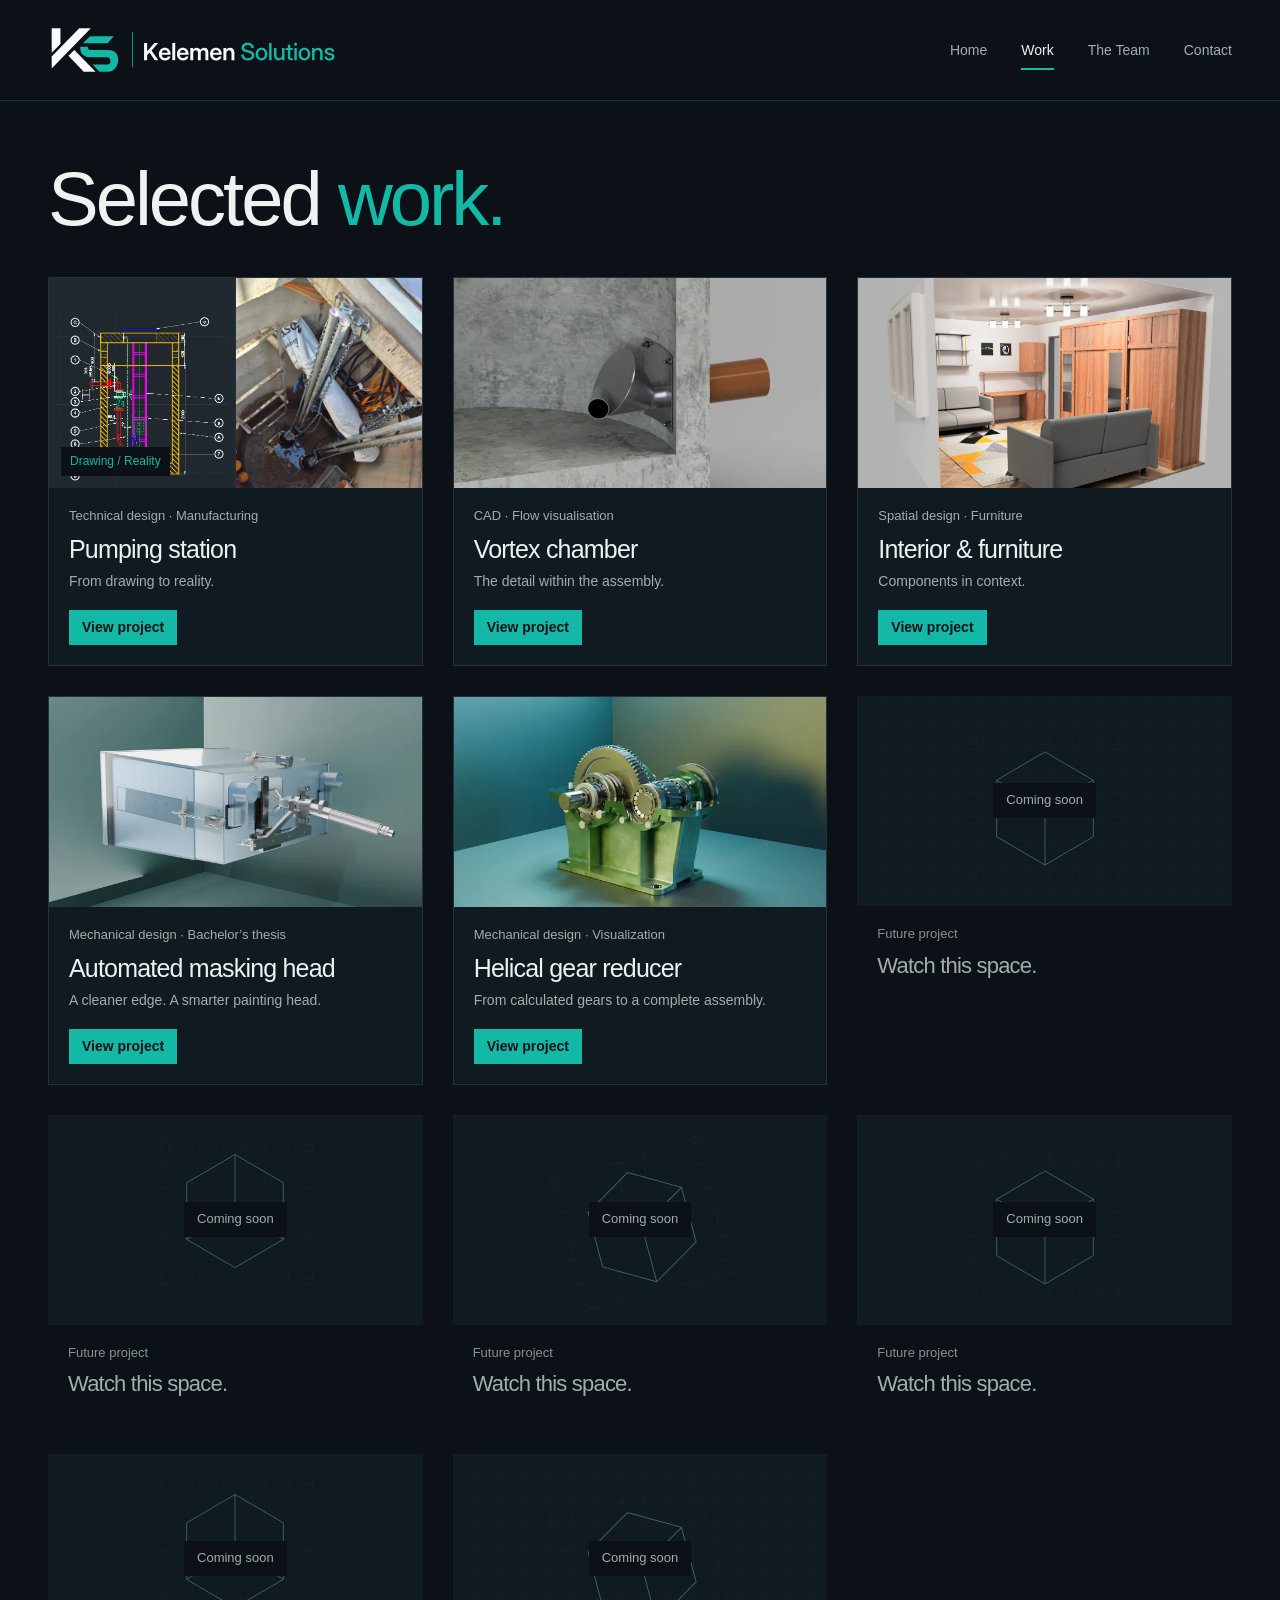
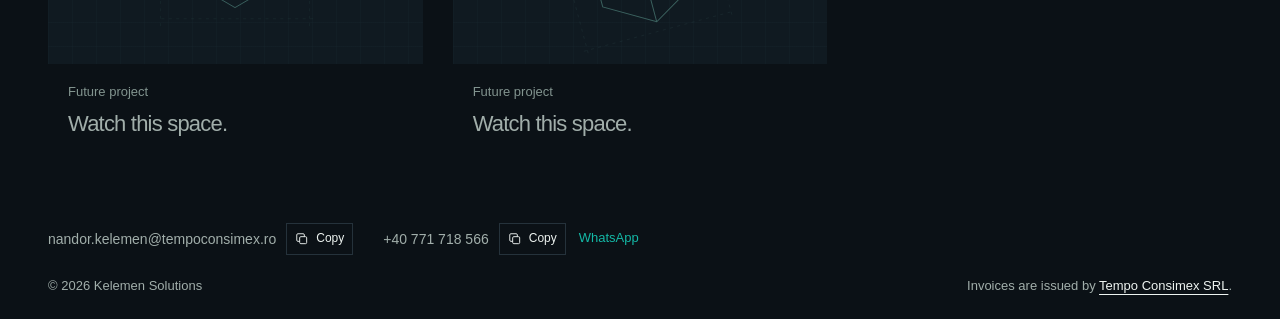
<file: work.html>
<!DOCTYPE html>
<html lang="en"><head><meta charset="UTF-8"><meta name="viewport" content="width=device-width, initial-scale=1"><meta name="theme-color" content="#0b1116"><meta name="description" content="Explore Nándor Kelemen’s CAD and mechanical design portfolio: pumping stations, a robotic painting head, vortex chamber design and furniture modelling."><title>CAD &amp; Mechanical Design Portfolio | Kelemen Solutions</title><link rel="stylesheet" href="styles.css?v=10d31393b1"><script src="site.js?v=8be8370fa9" defer></script>
<meta property="og:type" content="website">
<meta property="og:site_name" content="Kelemen Solutions">
<meta property="og:title" content="CAD &amp; Mechanical Design Portfolio | Kelemen Solutions">
<meta property="og:description" content="Explore Nándor Kelemen’s CAD and mechanical design portfolio: pumping stations, a robotic painting head, vortex chamber design and furniture modelling.">
<meta property="og:url" content="https://kelemensolutions.eu/work">
<meta property="og:image" content="https://kelemensolutions.eu/assets/share-logo.png">
<meta property="og:image:secure_url" content="https://kelemensolutions.eu/assets/share-logo.png">
<meta property="og:image:type" content="image/png">
<meta property="og:image:width" content="1200">
<meta property="og:image:height" content="630">
<meta property="og:image:alt" content="Kelemen Solutions logo in white and teal on a charcoal engineering grid">
<meta name="twitter:card" content="summary_large_image">
<meta name="twitter:title" content="CAD &amp; Mechanical Design Portfolio | Kelemen Solutions">
<meta name="twitter:description" content="Explore Nándor Kelemen’s CAD and mechanical design portfolio: pumping stations, a robotic painting head, vortex chamber design and furniture modelling.">
<meta name="twitter:image" content="https://kelemensolutions.eu/assets/share-logo.png">
<meta name="twitter:image:alt" content="Kelemen Solutions logo">
<link rel="canonical" href="https://kelemensolutions.eu/work">
<link rel="icon" href="favicon.ico?v=e1e530679e" sizes="16x16 32x32 48x48"><link rel="icon" type="image/png" href="assets/favicon-48.png?v=e1e530679e" sizes="48x48"><link rel="apple-touch-icon" href="assets/favicon-180.png?v=e1e530679e" sizes="180x180">
</head><body class="content-page"><a class="skip" href="#main">Skip to content</a><header class="site-header"><div class="wrap header-inner"><a class="brand" href="index.html" aria-label="Kelemen Solutions home"><svg class="brand-logo brand-wide" xmlns="http://www.w3.org/2000/svg" width="1120" height="190" viewBox="35 20 1120 190" role="img" aria-label="Kelemen Solutions — horizontal logo">
<title>Kelemen Solutions — horizontal logo</title><desc>One-line website header logo on transparent background with outlined text.</desc>
<g transform="translate(49 32) scale(0.34366577)"><path d="M0 0 H98 V178 L0 274 Z" fill="#F8FAFC"/><path d="M0 316 L308 0 H437 L0 452 Z" fill="#F8FAFC"/><path d="M187 307 L253 243 L490 486 H358 Z" fill="#F8FAFC"/><path d="M347 169 L430 90 H694 L623 169 Z" fill="#14B8A6"/><path d="M320 207 H404 V216 C404 234 416 245 442 245 H626 C700 245 742 282 742 353 C742 423 697 486 633 486 H535 L456 406 H621 C670 406 668 324 617 324 H426 C362 324 320 289 320 231 Z" fill="#14B8A6"/></g><path d="M359 47V183" fill="none" stroke="#14B8A6" stroke-width="3"/><path d="M124 0H388V436L592 667L1045 0H1353L770 845L1343 1490H1017L621 1041C543 951 466 861 388 771V1490H124Z" transform="translate(398.000 155.000) scale(0.0444336 -0.0444336)" fill="#F8FAFC"/><path d="M578 -24C825 -24 1021 119 1061 326H825C796 236 711 175 584 175C414 175 316 290 310 462H1074V531C1074 855 872 1080 568 1080C272 1080 63 848 63 527C63 207 261 -24 578 -24ZM312 636C329 787 426 880 572 880C718 880 816 787 832 636Z" transform="translate(457.630 155.000) scale(0.0444336 -0.0444336)" fill="#F8FAFC"/><path d="M364 1490H112V0H364Z" transform="translate(506.773 155.000) scale(0.0444336 -0.0444336)" fill="#F8FAFC"/><path d="M578 -24C825 -24 1021 119 1061 326H825C796 236 711 175 584 175C414 175 316 290 310 462H1074V531C1074 855 872 1080 568 1080C272 1080 63 848 63 527C63 207 261 -24 578 -24ZM312 636C329 787 426 880 572 880C718 880 816 787 832 636Z" transform="translate(526.723 155.000) scale(0.0444336 -0.0444336)" fill="#F8FAFC"/><path d="M112 0H364V630C364 781 461 863 575 863C687 863 767 788 767 673V0H1012V648C1012 774 1091 863 1219 863C1327 863 1415 801 1415 661V0H1668V697C1668 945 1514 1077 1314 1077C1160 1077 1034 999 978 877C934 998 817 1077 674 1077C541 1077 420 1009 356 873V1056H112Z" transform="translate(575.867 155.000) scale(0.0444336 -0.0444336)" fill="#F8FAFC"/><path d="M578 -24C825 -24 1021 119 1061 326H825C796 236 711 175 584 175C414 175 316 290 310 462H1074V531C1074 855 872 1080 568 1080C272 1080 63 848 63 527C63 207 261 -24 578 -24ZM312 636C329 787 426 880 572 880C718 880 816 787 832 636Z" transform="translate(653.714 155.000) scale(0.0444336 -0.0444336)" fill="#F8FAFC"/><path d="M364 597C364 777 463 856 595 856C730 856 808 775 808 620V0H1061V660C1061 931 905 1077 684 1077C539 1077 432 1013 360 894V1056H112V0H364Z" transform="translate(702.857 155.000) scale(0.0444336 -0.0444336)" fill="#F8FAFC"/><path d="M652 -24C990 -24 1209 152 1209 420C1209 633 1071 762 772 833L611 871C406 920 326 982 326 1090C326 1225 453 1320 633 1320C821 1320 943 1215 954 1044H1169C1160 1335 957 1514 636 1514C316 1514 105 1341 105 1079C105 873 237 748 538 677L701 638C908 589 987 523 987 408C987 263 854 170 652 170C429 170 298 286 297 483H75C75 168 295 -24 652 -24Z" transform="translate(772.778 155.000) scale(0.0444336 -0.0444336)" fill="#14B8A6"/><path d="M573 -24C875 -24 1078 201 1078 526C1078 853 875 1080 573 1080C271 1080 67 853 67 526C67 201 271 -24 573 -24ZM573 158C392 158 281 301 281 526C281 753 393 898 573 898C753 898 865 753 865 526C865 302 754 158 573 158Z" transform="translate(828.430 155.000) scale(0.0444336 -0.0444336)" fill="#14B8A6"/><path d="M330 1490H119V0H330Z" transform="translate(877.951 155.000) scale(0.0444336 -0.0444336)" fill="#14B8A6"/><path d="M501 -21C641 -21 748 39 820 159V0H1027V1056H816V448C816 252 705 168 562 168C415 168 330 255 330 424V1056H119V398C119 122 284 -21 501 -21Z" transform="translate(896.502 155.000) scale(0.0444336 -0.0444336)" fill="#14B8A6"/><path d="M628 1056H414V1344H202V1056H16V882H202V252C202 82 297 0 495 0H628V174H525C441 174 414 201 414 279V882H628Z" transform="translate(946.023 155.000) scale(0.0444336 -0.0444336)" fill="#14B8A6"/><path d="M119 0H330V1056H119ZM224 1238C299 1238 358 1295 358 1367C358 1440 299 1497 224 1497C149 1497 91 1440 91 1367C91 1295 149 1238 224 1238Z" transform="translate(974.660 155.000) scale(0.0444336 -0.0444336)" fill="#14B8A6"/><path d="M573 -24C875 -24 1078 201 1078 526C1078 853 875 1080 573 1080C271 1080 67 853 67 526C67 201 271 -24 573 -24ZM573 158C392 158 281 301 281 526C281 753 393 898 573 898C753 898 865 753 865 526C865 302 754 158 573 158Z" transform="translate(993.211 155.000) scale(0.0444336 -0.0444336)" fill="#14B8A6"/><path d="M330 608C330 804 441 888 585 888C731 888 816 801 816 632V0H1027V658C1027 934 862 1077 645 1077C506 1077 398 1017 326 897V1056H119V0H330Z" transform="translate(1042.732 155.000) scale(0.0444336 -0.0444336)" fill="#14B8A6"/><path d="M510 -25C756 -25 936 99 936 300C936 453 842 545 636 591L456 631C361 653 304 696 304 767C304 848 380 912 500 912C625 912 707 837 709 734H911C905 947 735 1079 497 1079C255 1079 93 950 93 763C93 606 197 505 396 461L571 422C662 402 723 360 723 288C723 204 640 143 506 143C369 143 289 207 277 321H69C84 92 268 -25 510 -25Z" transform="translate(1092.253 155.000) scale(0.0444336 -0.0444336)" fill="#14B8A6"/>
</svg><svg class="brand-logo brand-small" xmlns="http://www.w3.org/2000/svg" width="430" height="292" viewBox="40 130 430 292" role="img" aria-label="Kelemen Solutions — KS icon">
<title>Kelemen Solutions — KS icon</title><desc>Transparent icon, white and teal vector monogram.</desc>
<g transform="translate(53 143) scale(0.54716981)"><path d="M0 0 H98 V178 L0 274 Z" fill="#F8FAFC"/><path d="M0 316 L308 0 H437 L0 452 Z" fill="#F8FAFC"/><path d="M187 307 L253 243 L490 486 H358 Z" fill="#F8FAFC"/><path d="M347 169 L430 90 H694 L623 169 Z" fill="#14B8A6"/><path d="M320 207 H404 V216 C404 234 416 245 442 245 H626 C700 245 742 282 742 353 C742 423 697 486 633 486 H535 L456 406 H621 C670 406 668 324 617 324 H426 C362 324 320 289 320 231 Z" fill="#14B8A6"/></g>
</svg></a><nav aria-label="Main navigation"><a href="index.html#home">Home</a><a href="work.html" aria-current="page">Work</a><a href="index.html#team">The Team</a><a href="index.html#contact">Contact</a></nav></div></header><div class="wrap"><main id="main">
<section class="gallery-intro"><h1>Selected <em>work.</em></h1></section>
<section class="work-gallery" aria-label="Project gallery">
<a class="gallery-card" href="project-pumping-station.html"><div class="gallery-thumb pump-thumb"><img decoding="async" class="thumb-drawing" src="assets/pump-drawing.webp" alt="Pumping-station technical section" width="605" height="629"><img decoding="async" class="thumb-site" src="assets/pump-site.webp" alt="Installed equipment inside the pumping station" width="900" height="1200"><span class="thumb-label">Drawing / Reality</span></div><div class="gallery-card-copy"><p class="gallery-category">Technical design · Manufacturing</p><h2>Pumping station</h2><p>From drawing to reality.</p><span class="gallery-action">View project</span></div></a>
<a class="gallery-card" href="project-vortex.html"><div class="gallery-thumb"><div class="image-crop crop-vortex-detail"><img decoding="async" src="assets/vortex-detail.webp" alt="Close view of the formed vortex outlet and its pipe connection" width="1600" height="570"></div></div><div class="gallery-card-copy"><p class="gallery-category">CAD · Flow visualisation</p><h2>Vortex chamber</h2><p>The detail within the assembly.</p><span class="gallery-action">View project</span></div></a>
<a class="gallery-card" href="project-interior.html"><div class="gallery-thumb"><img decoding="async" src="assets/interior.webp" alt="Room cutaway with fitted cabinetry, shelving and furniture" width="1300" height="1120"></div><div class="gallery-card-copy"><p class="gallery-category">Spatial design · Furniture</p><h2>Interior & furniture</h2><p>Components in context.</p><span class="gallery-action">View project</span></div></a>

<a class="gallery-card" href="project-masking-head.html"><div class="gallery-thumb masking-render-thumb"><img decoding="async" src="assets/masking-render-2-640.webp" alt="Rendered automated masking head for a Cartesian painting robot" width="640" height="360" loading="lazy"></div><div class="gallery-card-copy"><p class="gallery-category">Mechanical design · Bachelor’s thesis</p><h2>Automated masking head</h2><p>A cleaner edge. A smarter painting head.</p><span class="gallery-action">View project</span></div></a>
<a class="gallery-card" href="project-gearbox.html"><div class="gallery-thumb"><img decoding="async" src="assets/gearbox-render-3-640.webp" alt="Helical gearbox render with the upper housing removed" width="640" height="360" loading="lazy"></div><div class="gallery-card-copy"><p class="gallery-category">Mechanical design · Visualization</p><h2>Helical gear reducer</h2><p>From calculated gears to a complete assembly.</p><span class="gallery-action">View project</span></div></a>
<article class="gallery-card placeholder-card" aria-label="Future project placeholder"><div class="gallery-thumb placeholder-art placeholder-variant-0" aria-hidden="true"><svg viewBox="0 0 320 240" fill="none"><path d="m160 55 65 38v76l-65 38-65-38V93zM95 93l65 38 65-38M160 131v76" stroke="currentColor" stroke-width="1.3"/><path d="M55 40h210M55 220h210M60 30v200M260 30v200" stroke="currentColor" stroke-width=".6" stroke-dasharray="4 6" opacity=".35"/></svg><span>Coming soon</span></div><div class="gallery-card-copy"><p class="gallery-category">Future project</p><h2>Watch this space.</h2></div></article>
<article class="gallery-card placeholder-card" aria-label="Future project placeholder"><div class="gallery-thumb placeholder-art placeholder-variant-1" aria-hidden="true"><svg viewBox="0 0 320 240" fill="none"><path d="m160 55 65 38v76l-65 38-65-38V93zM95 93l65 38 65-38M160 131v76" stroke="currentColor" stroke-width="1.3"/><path d="M55 40h210M55 220h210M60 30v200M260 30v200" stroke="currentColor" stroke-width=".6" stroke-dasharray="4 6" opacity=".35"/></svg><span>Coming soon</span></div><div class="gallery-card-copy"><p class="gallery-category">Future project</p><h2>Watch this space.</h2></div></article>
<article class="gallery-card placeholder-card" aria-label="Future project placeholder"><div class="gallery-thumb placeholder-art placeholder-variant-2" aria-hidden="true"><svg viewBox="0 0 320 240" fill="none"><path d="m160 55 65 38v76l-65 38-65-38V93zM95 93l65 38 65-38M160 131v76" stroke="currentColor" stroke-width="1.3"/><path d="M55 40h210M55 220h210M60 30v200M260 30v200" stroke="currentColor" stroke-width=".6" stroke-dasharray="4 6" opacity=".35"/></svg><span>Coming soon</span></div><div class="gallery-card-copy"><p class="gallery-category">Future project</p><h2>Watch this space.</h2></div></article>
<article class="gallery-card placeholder-card" aria-label="Future project placeholder"><div class="gallery-thumb placeholder-art placeholder-variant-3" aria-hidden="true"><svg viewBox="0 0 320 240" fill="none"><path d="m160 55 65 38v76l-65 38-65-38V93zM95 93l65 38 65-38M160 131v76" stroke="currentColor" stroke-width="1.3"/><path d="M55 40h210M55 220h210M60 30v200M260 30v200" stroke="currentColor" stroke-width=".6" stroke-dasharray="4 6" opacity=".35"/></svg><span>Coming soon</span></div><div class="gallery-card-copy"><p class="gallery-category">Future project</p><h2>Watch this space.</h2></div></article>
<article class="gallery-card placeholder-card" aria-label="Future project placeholder"><div class="gallery-thumb placeholder-art placeholder-variant-4" aria-hidden="true"><svg viewBox="0 0 320 240" fill="none"><path d="m160 55 65 38v76l-65 38-65-38V93zM95 93l65 38 65-38M160 131v76" stroke="currentColor" stroke-width="1.3"/><path d="M55 40h210M55 220h210M60 30v200M260 30v200" stroke="currentColor" stroke-width=".6" stroke-dasharray="4 6" opacity=".35"/></svg><span>Coming soon</span></div><div class="gallery-card-copy"><p class="gallery-category">Future project</p><h2>Watch this space.</h2></div></article>
<article class="gallery-card placeholder-card" aria-label="Future project placeholder"><div class="gallery-thumb placeholder-art placeholder-variant-5" aria-hidden="true"><svg viewBox="0 0 320 240" fill="none"><path d="m160 55 65 38v76l-65 38-65-38V93zM95 93l65 38 65-38M160 131v76" stroke="currentColor" stroke-width="1.3"/><path d="M55 40h210M55 220h210M60 30v200M260 30v200" stroke="currentColor" stroke-width=".6" stroke-dasharray="4 6" opacity=".35"/></svg><span>Coming soon</span></div><div class="gallery-card-copy"><p class="gallery-category">Future project</p><h2>Watch this space.</h2></div></article></section>
</main><footer class="site-footer"><div class="footer-contact"><div class="footer-contact-item"><a href="mailto:nandor.kelemen@tempoconsimex.ro">nandor.kelemen@tempoconsimex.ro</a><button type="button" class="copy-contact copy-compact" data-copy="nandor.kelemen@tempoconsimex.ro" aria-label="Copy email address"><svg viewBox="0 0 24 24" fill="none" stroke="currentColor" stroke-width="1.6" aria-hidden="true"><rect x="8" y="8" width="12" height="12" rx="2"/><path d="M16 8V5a2 2 0 0 0-2-2H5a2 2 0 0 0-2 2v9a2 2 0 0 0 2 2h3"/></svg><span>Copy</span></button></div><div class="footer-contact-item"><a href="tel:+40771718566">+40 771 718 566</a><button type="button" class="copy-contact copy-compact" data-copy="+40 771 718 566" aria-label="Copy phone number"><svg viewBox="0 0 24 24" fill="none" stroke="currentColor" stroke-width="1.6" aria-hidden="true"><rect x="8" y="8" width="12" height="12" rx="2"/><path d="M16 8V5a2 2 0 0 0-2-2H5a2 2 0 0 0-2 2v9a2 2 0 0 0 2 2h3"/></svg><span>Copy</span></button><a class="footer-whatsapp" href="https://wa.me/40771718566" target="_blank" rel="noopener">WhatsApp</a></div></div><div class="footer-bottom"><span>© <span data-year>2026</span> Kelemen Solutions</span><p class="billing-note">Invoices are issued by <a href="https://www.tempoconsimex.ro/" target="_blank" rel="noopener">Tempo Consimex SRL</a>.</p></div></footer></div></body></html>
</file>
<file: styles.css>
:root{color-scheme:dark;--bg:#0b1116;--surface:#101a21;--line:#25323b;--ink:#edf3f0;--muted:#a1aeaa;--teal:#14b8a6}*{box-sizing:border-box}html{scroll-behavior:smooth;scroll-padding-top:110px}body{margin:0;background:var(--bg);color:var(--ink);font-family:Arial,Helvetica,sans-serif;font-size:16px;line-height:1.6}a{color:inherit;text-decoration:none}button,input,textarea{font:inherit}button{cursor:pointer}a,button,input,textarea{outline-offset:5px}a:focus-visible,button:focus-visible,input:focus-visible,textarea:focus-visible{outline:2px solid var(--teal)}::selection{color:var(--bg);background:var(--teal)}.wrap{max-width:1280px;width:calc(100% - 96px);margin:auto}.skip{position:fixed;top:-80px;left:20px;background:var(--teal);color:var(--bg);padding:12px;z-index:20}.skip:focus{top:12px}.site-header{position:sticky;top:0;z-index:5;background:var(--bg);border-bottom:1px solid var(--line)}.header-inner{height:88px;display:flex;align-items:center;justify-content:space-between;gap:24px}.brand{display:flex;align-items:center;gap:13px;line-height:1.2;font-size:17px;letter-spacing:-.4px}.brand svg{width:27px;height:34px;color:var(--teal)}.brand span{font-weight:400;color:var(--muted)}nav{display:flex;gap:34px;font-size:14px}nav a{position:relative;padding:9px 0;color:var(--muted)}nav a:hover,nav a[aria-current]{color:var(--ink)}nav a[aria-current]:after{content:'';position:absolute;height:2px;background:var(--teal);bottom:0;left:0;right:0}.eyebrow{color:var(--teal);font-size:13px;text-transform:uppercase;letter-spacing:2px;margin:0 0 22px}.hero{padding:80px 0 58px;display:grid;grid-template-columns:1.7fr 1fr;gap:60px;align-items:end}h1,h2,h3,p{margin-top:0}h1{font-size:clamp(46px,6.6vw,88px);line-height:1.04;font-weight:400;letter-spacing:-4.5px;margin-bottom:0}h1 em{color:var(--teal);font-style:normal}.lead{color:var(--muted);max-width:410px;font-size:17px;line-height:1.75;margin:0}.project-index{display:flex;flex-wrap:wrap;gap:12px 30px;padding:22px 0;border-top:1px solid var(--line);border-bottom:1px solid var(--line);font-size:14px;color:var(--muted)}.project-index a:hover{color:var(--teal)}.project-index .label{color:var(--ink);margin-right:auto}.case{padding:72px 0;border-bottom:1px solid var(--line)}.case-head{display:grid;grid-template-columns:1fr 1fr;gap:50px;margin-bottom:30px;align-items:end}h2{font-size:clamp(30px,3.5vw,46px);line-height:1.15;font-weight:400;letter-spacing:-1.8px;margin-bottom:16px}.case-head .eyebrow{margin-bottom:14px}.case-head p:last-child{color:var(--muted);max-width:510px;margin-bottom:0}.tags{font-size:13px;color:var(--muted)}figure{margin:0}img{display:block;max-width:100%;height:auto}.media-stage{background:#b3b3b3;aspect-ratio:2.25;overflow:hidden}.media-stage img{width:100%;height:100%;object-fit:cover}.media-stage img.overview{object-fit:contain}.media-stage video{display:block;width:100%;height:100%;background:#111616;object-fit:contain}.media-tabs{display:flex;flex-wrap:wrap;gap:0 25px;padding:8px 0 0;border-bottom:1px solid var(--line)}.media-tabs button{border:0;border-bottom:2px solid transparent;background:none;padding:13px 0;color:var(--muted);font-size:14px}.media-tabs button[aria-pressed=true]{color:var(--teal);border-color:var(--teal)}figcaption{font-size:13px;color:var(--muted);padding:13px 0}.details{display:grid;grid-template-columns:1fr 1fr 1fr;gap:34px;margin-top:22px}.details h3,.project-case .details h2{font-size:16px;font-weight:500;margin-bottom:8px}.details p{color:var(--muted);font-size:15px;line-height:1.75;margin-bottom:0}.text-link{color:var(--teal);text-decoration:underline;text-underline-offset:5px;font-size:14px}.split-media{display:grid;grid-template-columns:1fr 1fr;gap:24px}.split-media img{width:100%;height:440px;object-fit:cover;background:var(--surface)}.split-media .drawing{object-fit:contain;padding:24px;background:#202930}.split-media .model{object-fit:contain}.case-footer{margin-top:25px}.capabilities{display:grid;grid-template-columns:1fr 2fr;gap:50px;padding:60px 0}.capabilities h2{font-size:28px}.capabilities ul{display:grid;grid-template-columns:1fr 1fr;gap:15px 35px;list-style:none;padding:0;margin:0}.capabilities li{border-bottom:1px solid var(--line);padding-bottom:13px;color:var(--muted)}.archive{margin-bottom:65px;color:var(--muted);font-size:14px}.next-step{display:flex;justify-content:space-between;align-items:center;gap:35px;border-top:1px solid var(--line);padding:50px 0}.next-step h2{font-size:32px;margin:0}.button{display:inline-block;border:1px solid var(--teal);color:var(--bg);background:var(--teal);padding:13px 22px;font-size:14px;font-weight:600}.button:hover{background:#85e3d5}.button.secondary{background:none;color:var(--teal)}footer{border-top:1px solid var(--line);padding:25px 0 32px;color:var(--muted);font-size:13px;display:flex;justify-content:space-between;gap:20px}.page-intro{padding:82px 0 55px;border-bottom:1px solid var(--line)}.page-intro h1{margin-bottom:30px}.page-intro .lead{max-width:620px}.cv-top{display:flex;justify-content:space-between;gap:35px;align-items:end}.status{font-size:14px;color:var(--teal);border:1px solid var(--line);padding:10px 16px;white-space:nowrap}.cv-row{display:grid;grid-template-columns:1fr 2fr;gap:50px;padding:42px 0;border-bottom:1px solid var(--line)}.cv-row h2{font-size:25px}.cv-row p{color:var(--muted);margin:0}.placeholder{padding:22px 25px;border-left:2px solid var(--line);background:var(--surface)}.placeholder strong{display:block;font-weight:400;color:var(--ink);margin-bottom:6px}.skills{display:flex;flex-wrap:wrap;gap:12px}.skills span{padding:8px 14px;border:1px solid var(--line);font-size:14px;color:var(--muted)}.contact-layout{display:grid;grid-template-columns:1fr 1.3fr;gap:100px;padding:60px 0 80px}.contact-layout h2{font-size:28px}.contact-layout p{color:var(--muted)}.contact-details{border-top:1px solid var(--line);margin-top:35px;padding-top:24px}.contact-details strong{color:var(--ink);display:block;font-weight:400;margin-bottom:8px}.contact-details p{font-size:14px}.brief-form{display:grid;gap:20px}.brief-form label{font-size:14px;display:grid;gap:8px}.brief-form input,.brief-form textarea{width:100%;border:1px solid var(--line);background:var(--surface);color:var(--ink);padding:12px 14px;border-radius:0}.brief-form textarea{min-height:150px;resize:vertical}.form-row{display:grid;grid-template-columns:1fr 1fr;gap:20px}.form-note{font-size:14px;color:var(--muted);margin:0}.brief-form .button{justify-self:start}.form-status{font-size:14px;color:var(--teal);margin:0}.video-help{display:block;font-size:14px;padding-top:12px;color:var(--muted)}
@media(max-width:950px){.wrap{width:calc(100% - 48px)}.hero{gap:35px;grid-template-columns:1.4fr 1fr}h1{letter-spacing:-3px}.split-media img{height:350px}.contact-layout{gap:45px}.media-stage{aspect-ratio:1.8}}
@media(max-width:640px){html{scroll-padding-top:85px}.wrap{width:calc(100% - 36px)}.header-inner{height:72px}.brand{font-size:15px;gap:8px}.brand span{display:none}nav{gap:22px}.hero{display:block;padding:50px 0 35px}h1{font-size:clamp(43px,11vw,64px);letter-spacing:-2.7px}.hero .lead{margin-top:25px;font-size:16px}.eyebrow{font-size:12px;letter-spacing:1.5px}.project-index{gap:10px 20px}.project-index .label{width:100%}.case{padding:45px 0}.case-head{grid-template-columns:1fr;gap:18px}.case-head h2{margin-bottom:12px}.media-stage{aspect-ratio:1.25}.media-tabs{gap:0 20px}.media-tabs button{font-size:13px}.details{grid-template-columns:1fr;gap:22px}.split-media{grid-template-columns:1fr;gap:20px}.split-media img{height:340px}.capabilities{grid-template-columns:1fr;gap:15px;padding:42px 0}.capabilities ul{grid-template-columns:1fr;gap:14px}.next-step{align-items:start;flex-direction:column;padding:38px 0}.next-step h2{font-size:28px}.page-intro{padding:50px 0 35px}.cv-top{display:block}.status{display:inline-block;margin-top:26px}.cv-row{grid-template-columns:1fr;gap:12px;padding:30px 0}.contact-layout{grid-template-columns:1fr;gap:35px;padding:40px 0 55px}.form-row{grid-template-columns:1fr}footer{flex-wrap:wrap;font-size:12px}.archive{margin-bottom:40px}}
@media(prefers-reduced-motion:reduce){html{scroll-behavior:auto}}

/* Precise, reversible display crops. Source photographs and renders stay intact. */
.image-crop{position:relative;overflow:hidden;aspect-ratio:var(--crop-ratio);background:var(--surface)}
.image-crop img,.split-media .image-crop img{position:absolute;display:block;width:var(--crop-width);max-width:none;height:auto;left:var(--crop-left);top:var(--crop-top);object-fit:initial}
.crop-vortex-detail{--crop-ratio:615 / 450;--crop-width:260.1626%;--crop-left:-57.7236%;--crop-top:-21.1111%}
.crop-vortex-overview{--crop-ratio:420 / 570;--crop-width:380.9524%;--crop-left:-80.9524%;--crop-top:-55.2632%}
.crop-interior{--crop-ratio:1160 / 1020;--crop-width:112.069%;--crop-left:-7.7586%;--crop-top:-6.8627%}
.crop-interior-model{--crop-ratio:1000 / 565;--crop-width:122.2%;--crop-left:-10%;--crop-top:-16.8142%}
.crop-pump-site{--crop-ratio:4 / 5;--crop-width:120%;--crop-left:-10%;--crop-top:-18%}
.drawing-reality{gap:24px}.comparison-label{display:flex;justify-content:space-between;gap:15px;align-items:baseline;padding:14px 0;border-top:1px solid var(--line)}.comparison-label span:first-child{color:var(--teal);font-size:20px;letter-spacing:-.5px}.comparison-label span:last-child{font-size:13px;color:var(--muted)}
.drawing-frame{aspect-ratio:4 / 5;background:#202930;display:grid;place-items:center;padding:12px}.split-media .drawing-frame img{width:100%;height:100%;object-fit:contain;background:none}
/* Column widths follow the two crop ratios so both image frames share a height. */
.vortex-layout{display:grid;grid-template-columns:minmax(0,779fr) minmax(0,420fr);gap:32px;align-items:start}.media-stage{aspect-ratio:615 / 450;background:var(--surface)}.media-stage .image-crop{width:100%;height:100%}.media-stage.is-video{aspect-ratio:615 / 450}.assembly-overview{padding-top:0}.interior-media{grid-template-columns:1.1fr 1fr;align-items:start;gap:32px}.interior-media>figure:last-child{padding-top:0}
@media(max-width:900px){.vortex-layout{gap:22px}.comparison-label{align-items:start;flex-direction:column;gap:2px}}
@media(max-width:640px){.vortex-layout{grid-template-columns:1fr;gap:28px}.assembly-overview{width:75%;max-width:290px;margin:auto}.interior-media{grid-template-columns:1fr;gap:24px}.comparison-label{flex-direction:row;align-items:baseline}.drawing-frame{padding:10px}.media-stage{aspect-ratio:615 / 450}.media-stage.is-video{aspect-ratio:615 / 450}.drawing-reality{gap:28px}}

.brand picture{display:block}.brand .brand-logo{display:block;width:292px;height:auto;max-width:100%}@media(max-width:640px){.brand .brand-logo{width:56px;height:39px;object-fit:contain}}

/* One-person team: playful introduction, followed by the professional background. */
.team-hero{display:grid;grid-template-columns:1.2fr 1fr;gap:55px;align-items:center;padding:64px 0 0;border-bottom:1px solid var(--line)}.team-intro{padding-bottom:55px}.team-intro :is(h1,h2){font-size:clamp(48px,6.2vw,80px)}.team-name{font-size:20px;margin:28px 0 17px}.team-name span{display:block;font-size:14px;color:var(--teal);margin-top:5px}.team-intro .lead{font-size:16px;max-width:490px}.team-intro .text-link{display:inline-block;margin-top:23px}.team-portrait{position:relative;isolation:isolate;height:560px;align-self:end;overflow:hidden}.team-disc{position:absolute;width:90%;aspect-ratio:1;left:5%;top:15%;background:#123c36;border:1px solid #26796d;border-radius:50%;z-index:-1}.team-portrait>img{position:relative;height:100%;width:100%;object-fit:contain;object-position:center bottom;transform:rotate(-4deg);transform-origin:bottom center}.portrait-sticker{position:absolute;bottom:85px;right:0;background:var(--teal);color:var(--bg);padding:10px 16px;font-size:14px;transform:rotate(5deg);font-weight:600}.team-portrait figcaption{position:absolute;bottom:0;left:0;right:0;text-align:center;background:var(--bg);padding:12px 5px;font-size:13px}.departments{padding:65px 0;border-bottom:1px solid var(--line)}.section-heading{display:flex;justify-content:space-between;align-items:end;gap:35px;margin-bottom:30px}.section-heading .eyebrow{margin-bottom:14px}.section-heading h2{font-size:clamp(28px,3.4vw,42px);margin:0}.section-heading>p{font-size:14px;color:var(--muted);margin:0}.department-grid{display:grid;grid-template-columns:repeat(3,minmax(0,1fr));gap:25px}.department-photo{position:relative;height:285px;overflow:hidden;background:var(--surface)}.department-photo img{width:100%;height:100%;object-fit:cover}.department-photo .formal-photo{object-position:50% 40%;transform:scale(1.4)}.department-photo .portrait-photo{object-position:50% 35%}.department-photo .off-duty-photo{object-position:65% 87%}.department-note{position:absolute;left:10px;bottom:10px;background:var(--bg);color:var(--teal);padding:6px 10px;font-size:12px}.department figcaption{padding:20px 0 0}.department h3{color:var(--ink);font-size:20px;font-weight:400;letter-spacing:-.5px;margin-bottom:10px}.department p{font-size:15px;color:var(--muted);margin:0;line-height:1.7}.team-background{padding-top:65px}.background-summary{max-width:740px;color:var(--muted);line-height:1.8;margin-bottom:40px}.background-row{display:grid;grid-template-columns:1fr 2.3fr;gap:45px;padding:35px 0;border-top:1px solid var(--line)}.background-row>h3{font-size:19px;font-weight:400;margin:0}.timeline-entry+.timeline-entry{margin-top:35px;padding-top:30px;border-top:1px solid var(--line)}.entry-heading{display:flex;justify-content:space-between;gap:20px;align-items:baseline}.entry-heading h4{font-size:19px;font-weight:400;margin:0;line-height:1.4}.entry-date{font-size:13px;white-space:nowrap;color:var(--teal)}.entry-place{font-size:14px;color:var(--teal);margin:8px 0 14px}.timeline-entry p:last-child{color:var(--muted);font-size:15px;line-height:1.8;margin-bottom:0}.timeline-entry .entry-place:last-child{color:var(--teal);font-size:14px}.tools-note{font-size:14px;color:var(--muted);margin:20px 0 0}.team-background+.next-step{margin-top:25px}
@media(max-width:950px){.team-hero{gap:25px;grid-template-columns:1.2fr 1fr}.team-portrait{height:490px}.team-intro :is(h1,h2){font-size:56px}.department-photo{height:240px}.department-grid{gap:18px}.entry-heading{display:block}.entry-date{display:block;margin-top:8px}.background-row{grid-template-columns:1fr 2.5fr;gap:30px}}
@media(max-width:640px){nav{gap:18px}.team-hero{grid-template-columns:1fr;gap:0;padding-top:42px}.team-intro{padding-bottom:10px}.team-intro :is(h1,h2){font-size:clamp(44px,11.5vw,62px)}.team-name{margin-top:24px}.team-portrait{height:440px;max-width:390px;width:100%;margin:auto}.portrait-sticker{right:5px;bottom:70px}.departments{padding:42px 0}.section-heading{display:block}.section-heading>p{margin-top:15px}.department-grid{grid-template-columns:1fr;gap:30px}.department-photo{height:320px}.department-photo .formal-photo{transform:scale(1.3)}.department-photo .portrait-photo{object-position:50% 30%}.team-background{padding-top:42px}.background-row{grid-template-columns:1fr;gap:22px;padding:28px 0}.entry-heading h4{font-size:18px}.background-summary{font-size:16px}.department-note{font-size:13px}}

/* Home, gallery and standalone project pages. */
.home-hero{display:grid;grid-template-columns:1.3fr 1fr;gap:65px;align-items:center;padding:65px 0}.home-copy h1{font-size:clamp(48px,5.6vw,76px);letter-spacing:-3.5px;line-height:1.08}.home-copy .eyebrow{font-size:12px;letter-spacing:1.6px}.home-copy .lead{max-width:470px;margin-top:27px;font-size:17px}.home-cta{font-size:18px;padding:18px 30px;margin-top:30px}.home-about{display:block;width:fit-content;color:var(--muted);font-size:14px;margin-top:18px;text-decoration:underline;text-underline-offset:5px}.home-about:hover{color:var(--teal)}.home-portrait{position:relative;height:570px;overflow:hidden;background:var(--surface)}.home-portrait>img{width:100%;height:100%;object-fit:cover;object-position:50% 38%}.home-portrait figcaption{position:absolute;bottom:0;left:0;right:0;background:linear-gradient(transparent,#000d);color:var(--ink);padding:45px 24px 22px}.home-portrait figcaption span{display:block}.home-portrait figcaption span:first-child{font-size:19px;margin-bottom:4px}.home-portrait figcaption span:last-child{font-size:13px;color:#d5dfdb}.home-services{padding:26px 0 34px;border-top:1px solid var(--line)}.home-services>p{font-size:14px;color:var(--teal);margin-bottom:15px}.home-services ul{display:flex;flex-wrap:wrap;gap:15px 36px;list-style:none;padding:0;margin:0;font-size:15px;color:var(--muted)}.gallery-intro{padding:65px 0 44px}.gallery-intro h1{font-size:clamp(42px,5.2vw,68px);letter-spacing:-3px}.gallery-intro .lead{max-width:580px;margin-top:22px;font-size:16px}.work-gallery{display:grid;grid-template-columns:repeat(3,minmax(0,1fr));gap:28px;padding:0 0 48px}.gallery-card{display:block;min-width:0}.gallery-thumb{position:relative;aspect-ratio:4 / 3;overflow:hidden;background:var(--surface);border:1px solid var(--line)}.gallery-thumb>img{width:100%;height:100%;object-fit:cover}.gallery-thumb>.image-crop{width:100%;height:100%}.pump-thumb{display:grid;grid-template-columns:1fr 1fr;gap:1px;background:var(--line)}.pump-thumb .thumb-drawing{object-fit:contain;background:#202930;padding:8px}.pump-thumb .thumb-site{object-position:50% 62%}.thumb-label{position:absolute;left:12px;bottom:12px;padding:5px 9px;background:var(--bg);font-size:12px;color:var(--teal)}.gallery-card-copy{padding:20px 0 24px;border-bottom:1px solid var(--line)}.gallery-category{font-size:12px;color:var(--teal);margin-bottom:9px}.gallery-card :is(h2,h3){font-size:25px;letter-spacing:-.8px;margin:0 0 9px}.gallery-card-copy>p:not(.gallery-category){color:var(--muted);font-size:15px;margin-bottom:18px}.gallery-open{font-size:14px;color:var(--teal);text-decoration:underline;text-underline-offset:5px}.gallery-card:hover .gallery-open,.gallery-card:hover h2{color:#89e0d4}.gallery-card:focus-visible{outline-offset:8px}.gallery-archive{color:var(--muted);font-size:14px;margin-bottom:50px}.project-breadcrumb{display:flex;gap:15px;align-items:center;flex-wrap:wrap;padding-top:35px;color:var(--muted);font-size:14px}.project-breadcrumb a{color:var(--teal);text-decoration:underline;text-underline-offset:4px}.project-case{padding-top:45px}.project-case .case-head h1{font-size:clamp(42px,5.5vw,70px);letter-spacing:-3px;margin:0 0 20px}.project-pagination{display:flex;justify-content:space-between;gap:30px;padding:35px 0}.project-pagination>a:last-child{text-align:right}.project-pagination span{display:block;font-size:13px;color:var(--muted);margin-bottom:6px}.project-pagination strong{font-size:20px;font-weight:400;color:var(--teal)}.project-pagination a:hover strong{text-decoration:underline;text-underline-offset:5px}
@media(max-width:950px){.home-hero{gap:35px;grid-template-columns:1.2fr 1fr;padding:50px 0}.home-copy h1{font-size:54px;letter-spacing:-2.6px}.home-portrait{height:520px}.work-gallery{grid-template-columns:minmax(0,1fr);gap:28px}.header-inner nav{gap:25px}.brand .brand-logo{width:260px}}
@media(max-width:640px){.header-inner{gap:14px}.header-inner nav{gap:14px;font-size:13px}.brand .brand-logo{width:44px;height:34px}.home-hero{grid-template-columns:1fr;gap:35px;padding:42px 0}.home-copy h1{font-size:clamp(43px,11.5vw,60px);letter-spacing:-2.5px}.home-copy .eyebrow{max-width:280px}.home-copy .lead{font-size:16px;margin-top:22px}.home-cta{padding:18px 27px;font-size:18px}.home-portrait{height:430px;max-width:420px;width:100%;margin:auto}.home-services ul{gap:12px;display:grid;grid-template-columns:1fr 1fr;font-size:14px}.gallery-intro{padding:42px 0 30px}.gallery-intro h1{font-size:45px;letter-spacing:-2.5px}.work-gallery{grid-template-columns:1fr;gap:30px;padding-bottom:30px}.gallery-category{font-size:13px}.gallery-card-copy{padding:18px 0 22px}.gallery-archive{margin-bottom:35px}.project-breadcrumb{padding-top:25px;font-size:13px}.project-case{padding-top:30px}.project-case .case-head h1{font-size:43px;letter-spacing:-2.5px}.project-pagination{gap:20px;padding:28px 0}.project-pagination strong{font-size:17px}.project-pagination span{font-size:12px}}

/* Minimal home: blueprint banner, a brief introduction, one call to action. */
.home-header{position:relative;background:var(--bg)}.home-header .header-inner{height:172px;gap:35px}.home-banner-brand{display:block;flex-shrink:0}.home-banner-brand .home-blueprint-logo{display:block;width:500px;height:auto}.home-splash{display:grid;grid-template-columns:1fr 1.05fr;gap:35px;align-items:center;min-height:calc(100svh - 173px);padding:24px 0}.home-intro{padding-bottom:20px}.home-intro h1{font-size:clamp(64px,8.4vw,112px);letter-spacing:-5px;line-height:.98}.home-intro>p{font-size:18px;line-height:1.6;color:var(--muted);margin:26px 0 0;max-width:380px}.home-work-button{font-size:18px;padding:19px 31px;margin-top:30px}.home-character{position:relative;isolation:isolate;height:min(610px,calc(100svh - 221px));min-height:430px;width:100%;overflow:hidden}.character-backdrop{position:absolute;inset:17% 3% 4% 8%;background:var(--teal);clip-path:polygon(15% 0,100% 0,85% 100%,0 100%);z-index:-1}.home-character>img{display:block;width:100%;height:100%;object-fit:contain;object-position:center bottom;transform:rotate(3deg);transform-origin:bottom center}.home-character:after{content:'';position:absolute;bottom:0;left:0;right:0;height:48px;background:linear-gradient(transparent,var(--bg));pointer-events:none}
@media(max-width:950px){.home-banner-brand .home-blueprint-logo{width:390px}.home-header .header-inner{height:145px;gap:20px}.home-header .header-inner nav{gap:20px}.home-splash{min-height:calc(100svh - 146px);gap:20px}.home-intro h1{font-size:82px;letter-spacing:-4px}.home-intro>p{font-size:16px}.home-character{height:510px;min-height:0}.home-work-button{font-size:17px;padding:18px 26px}}
@media(max-width:640px){.home-header .header-inner{height:auto;flex-direction:column;gap:10px;padding:12px 0 16px}.home-banner-brand .home-blueprint-logo{width:min(340px,calc(100vw - 36px));height:auto}.home-header .header-inner nav{gap:27px;font-size:14px}.home-splash{grid-template-columns:1fr;gap:8px;min-height:0;padding:35px 0 0}.home-intro{padding-bottom:0}.home-intro h1{font-size:clamp(60px,17vw,82px);letter-spacing:-3px}.home-intro>p{margin-top:20px;max-width:285px;font-size:16px}.home-work-button{margin-top:23px;font-size:18px;padding:18px 27px}.home-character{height:400px;min-height:0;max-width:360px;margin:8px auto 0}.character-backdrop{inset:15% 2% 3% 6%}}

/* Match the Home canvas to the supplied blueprint banner background. */
.home-page{--bg:#0b1116}

/* Shared visual language: charcoal, teal, concise copy and clear media. */
.content-page .site-header{background:var(--bg);border-bottom:1px solid var(--line)}
.content-page .header-inner{height:100px}
.content-page main{min-height:calc(100svh - 188px)}
.content-page h1 em,.content-page h2 em{color:var(--teal);font-style:normal}
.content-page footer{padding:22px 0;color:var(--muted);font-size:12px}
.content-page footer>span:last-child{display:none}
.content-page .button{padding:16px 26px;font-size:16px}
.gallery-intro{padding:58px 0 38px}
.gallery-intro h1{font-size:clamp(48px,6vw,76px);line-height:1.05;letter-spacing:-3px}
.work-gallery{gap:30px;padding-bottom:34px}
.gallery-thumb{border:0}
.gallery-card-copy{padding:18px 0 20px;border-bottom:0}
.gallery-category{font-size:13px;color:var(--muted);margin-bottom:8px}
.gallery-card :is(h2,h3){font-size:25px;margin-bottom:7px}
.gallery-card-copy>p:not(.gallery-category){font-size:14px;margin-bottom:0}
.gallery-archive{margin:15px 0 38px;font-size:13px}
.gallery-archive .text-link{font-size:13px}
.project-case{padding-top:38px;padding-bottom:42px}
.project-case .case-head{gap:45px;margin-bottom:32px}
.project-case .case-head h1{font-size:clamp(44px,5.5vw,68px);line-height:1.08;margin-bottom:0}
.project-case .case-head .eyebrow{font-size:12px;letter-spacing:1.4px;color:var(--muted);margin-bottom:14px}
.project-case .case-head>p{font-size:16px;max-width:450px;line-height:1.75}
.project-case .details{margin-top:25px;gap:35px}
.project-case .details h2{font-size:16px;font-weight:400;letter-spacing:0;margin-bottom:7px}
.project-case .details p{font-size:14px;line-height:1.7}
.project-breadcrumb{font-size:13px;padding-top:28px}
.project-pagination{padding:28px 0}
.project-pagination strong{font-size:18px}
.contact-clean{display:grid;grid-template-columns:1fr 1.15fr;gap:110px;padding:65px 0 75px;align-items:start}
.contact-intro :is(h1,h2){font-size:clamp(68px,8vw,104px);letter-spacing:-4px;line-height:.98}
.contact-intro .lead{margin-top:26px;font-size:17px}
.contact-intro .contact-details{border:0;padding:0;margin-top:65px}
.contact-details strong{font-size:14px;font-weight:400;color:var(--muted)}
.contact-details p{font-size:14px;color:var(--muted)}
.contact-brief h2{font-size:28px;margin-bottom:12px}
.contact-brief .form-note{font-size:14px;margin-bottom:26px}
.brief-form{gap:20px}.brief-form input,.brief-form textarea{border-color:var(--line);background:var(--surface);padding:13px 15px}
.brief-form textarea{min-height:135px}.brief-form input::placeholder,.brief-form textarea::placeholder{color:#82918f;opacity:1}
.form-status:empty{display:none}
.team-hero{grid-template-columns:1.2fr 1fr;padding-top:38px;gap:55px}
.team-intro{padding-bottom:30px}.team-intro :is(h1,h2){font-size:clamp(48px,6.2vw,78px)}
.team-name{font-size:18px;margin:24px 0 15px;color:var(--teal)}
.team-intro .lead{font-size:16px;max-width:430px;line-height:1.75}
.team-portrait{height:460px}.team-disc{background:var(--teal);border:0;border-radius:0;inset:19% 2% 2% 6%;width:auto;aspect-ratio:auto;clip-path:polygon(15% 0,100% 0,85% 100%,0 100%)}
.team-portrait:after{content:'';position:absolute;bottom:0;left:0;right:0;height:40px;background:linear-gradient(transparent,var(--bg));pointer-events:none}
.portrait-sticker{bottom:45px;font-size:13px;padding:8px 12px}
.departments{padding:38px 0}.departments .section-heading{margin-bottom:22px}
.departments h2{font-size:28px;letter-spacing:-1px}
.department-grid{gap:26px}.department-photo{height:225px}
.department figcaption{padding-top:13px}.department h3{font-size:16px;margin:0;color:var(--muted)}
.team-background{padding:42px 0 18px}.team-background .section-heading{margin-bottom:28px}
.team-background h2{font-size:36px}.background-row{padding:28px 0;gap:50px;grid-template-columns:1fr 2.5fr}
.background-row>h3{font-size:17px;color:var(--muted)}
.entry-heading h4{font-size:18px}.timeline-entry p:last-child{font-size:14px;line-height:1.75}
.timeline-entry+.timeline-entry{margin-top:25px;padding-top:24px}.entry-place{font-size:13px;margin:7px 0 11px}
.skills{gap:10px 20px}.skills span{padding:0;border:0;font-size:15px}
@media(max-width:950px){.contact-clean{gap:50px;grid-template-columns:1fr 1.25fr}.team-hero{gap:30px}.team-portrait{height:420px}.department-photo{height:210px}.content-page .header-inner{height:88px}}
@media(max-width:640px){.content-page .header-inner{height:76px}.content-page main{min-height:calc(100svh - 145px)}.gallery-intro{padding:38px 0 28px}.gallery-intro h1{font-size:48px;letter-spacing:-2px}.work-gallery{gap:28px;padding-bottom:15px}.gallery-card-copy{padding-top:16px}.gallery-category{font-size:12px}.gallery-archive{margin:8px 0 30px}.project-case{padding-top:28px;padding-bottom:28px}.project-case .case-head{gap:18px;margin-bottom:26px}.project-case .case-head h1{font-size:43px;letter-spacing:-2px}.project-case .case-head>p{font-size:15px}.project-case .details{gap:20px}.project-pagination strong{font-size:16px}.contact-clean{grid-template-columns:1fr;gap:35px;padding:38px 0 45px}.contact-intro :is(h1,h2){font-size:70px;letter-spacing:-3px}.contact-intro .lead{margin-top:18px;font-size:16px}.contact-intro .contact-details{margin-top:24px}.contact-brief h2{font-size:26px}.contact-brief .form-note{margin-bottom:22px}.team-hero{grid-template-columns:1fr;padding-top:38px;gap:0}.team-intro{padding-bottom:6px}.team-portrait{height:365px;max-width:340px}.team-intro :is(h1,h2){font-size:49px}.team-name{margin-top:20px}.team-intro .text-link{margin-top:18px}.departments{padding:30px 0}.department-grid{grid-template-columns:repeat(3,minmax(0,1fr));gap:12px}.department-photo{height:145px}.department figcaption{padding-top:10px}.department h3{font-size:13px;line-height:1.5}.department-photo .formal-photo{transform:scale(1.5)}.department-photo .portrait-photo{object-position:50% 30%}.department-photo .off-duty-photo{object-position:65% 85%}.departments h2{font-size:25px}.team-background{padding-top:34px}.team-background h2{font-size:30px}.background-row{grid-template-columns:1fr;gap:18px;padding:24px 0}.entry-heading h4{font-size:17px}.entry-date{font-size:12px}}

/* Keep the face inside the smaller department thumbnail. */
.department-photo .off-duty-photo{object-position:65% 65%}
@media(max-width:640px){.department-photo .off-duty-photo{object-position:65% 65%;transform:scale(1.6);transform-origin:65% 80%}}

/* One-page overview with a separate complete gallery. */
.scroll-section{scroll-margin-top:0}
.scrolling-home .home-header{position:sticky;top:0;z-index:10}
.compact-home-brand{display:none}
.scrolling-home.is-scrolled .home-header .header-inner{height:86px}
.scrolling-home.is-scrolled .home-blueprint-logo{display:none}
.scrolling-home.is-scrolled .compact-home-brand{display:block}
.compact-home-brand :is(img,svg){width:270px;height:auto}
.home-featured{padding:55px 0 52px;border-top:1px solid var(--line);border-bottom:1px solid var(--line)}
.featured-heading{display:flex;justify-content:space-between;gap:25px;align-items:baseline;margin-bottom:30px}
.featured-heading h2{font-size:clamp(36px,4.5vw,56px);letter-spacing:-2px;margin:0}
.featured-heading h2 em{color:var(--teal);font-style:normal}
.featured-heading p{color:var(--muted);font-size:14px;margin:0}
.home-featured .work-gallery{padding-bottom:24px}
.home-featured .gallery-card h3{font-weight:400}
.featured-more{text-align:center}
.featured-more .button{padding:16px 28px;font-size:16px}
.home-team .team-hero{padding-top:52px}
.home-team .team-intro h2{margin:0}
.home-team .team-background{padding-bottom:38px}
.scrolling-home .contact-clean{border-top:1px solid var(--line)}
.scrolling-home .contact-intro h2{margin-bottom:0}
.scrolling-home footer>span:last-child{display:none}
.scrolling-home footer{font-size:12px}
.team-portrait{height:auto;overflow:visible}
.team-portrait:after{display:none}
.team-portrait-visual{height:420px;position:relative;isolation:isolate;overflow:hidden}
.team-portrait-visual>img{position:relative;width:100%;height:100%;object-fit:contain;object-position:center bottom;transform:rotate(-4deg);transform-origin:bottom center}
.team-portrait-visual:after{content:'';position:absolute;bottom:0;left:0;right:0;height:30px;background:linear-gradient(transparent,var(--bg));pointer-events:none}
.team-portrait .portrait-caption{position:static;background:var(--bg);color:var(--ink);border-top:1px solid var(--line);font-size:14px;font-weight:500;line-height:1.5;text-align:center;padding:12px 16px;transform:none}
.placeholder-card{cursor:default}
.placeholder-art{display:grid;place-items:center;background-color:#101a21;background-image:linear-gradient(#1b2c353b 1px,transparent 1px),linear-gradient(90deg,#1b2c353b 1px,transparent 1px);background-size:24px 24px;color:#3b625f}
.placeholder-art svg{position:absolute;width:75%;height:85%;max-width:280px}
.placeholder-art>span{position:relative;background:var(--bg);color:var(--muted);font-size:13px;padding:7px 13px}
.placeholder-variant-1 svg,.placeholder-variant-4 svg{transform:rotate(180deg)}
.placeholder-variant-2 svg,.placeholder-variant-5 svg{transform:rotate(-15deg)}
.placeholder-card .gallery-card-copy h2{color:var(--muted);font-size:22px}
.placeholder-card .gallery-card-copy .gallery-category{color:#82948f}
@media(max-width:950px){.team-portrait-visual{height:390px}.compact-home-brand :is(img,svg){width:240px}.scrolling-home.is-scrolled .header-inner nav{gap:20px}}
@media(max-width:640px){.scroll-section{scroll-margin-top:0}.scrolling-home.is-scrolled .home-header .header-inner{height:70px;flex-direction:row;padding:0;gap:14px}.scrolling-home.is-scrolled .compact-home-brand :is(img,svg){width:44px;height:34px;object-fit:contain}.scrolling-home.is-scrolled .header-inner nav{gap:14px;font-size:13px}.home-featured{padding:38px 0}.featured-heading{display:block;margin-bottom:25px}.featured-heading h2{font-size:39px}.featured-heading p{margin-top:10px}.home-featured .work-gallery{padding-bottom:22px}.home-team .team-hero{padding-top:38px}.team-portrait-visual{height:335px}.team-portrait .portrait-caption{font-size:14px;padding:11px 10px}.scrolling-home .contact-intro h2{font-size:70px}.home-team .team-intro h2{font-size:49px}}

.home-banner-brand .compact-home-brand{display:none}
.scrolling-home.is-scrolled .home-banner-brand .compact-home-brand{display:block}
.scrolling-home .team-intro h2 em,.scrolling-home .contact-intro h2 em{color:var(--teal);font-style:normal}
.scrolling-home .home-splash{scroll-margin-top:200px}

/* Direct contact and transparent invoicing details. */
.contact-methods{display:grid;gap:12px;font-style:normal;margin-top:34px;overflow-wrap:anywhere}
.contact-methods a{width:fit-content}.contact-email{color:var(--teal);font-size:clamp(17px,2vw,22px);line-height:1.5}
.contact-phone{color:var(--ink);font-size:17px}.contact-methods a:hover{text-decoration:underline;text-underline-offset:5px}
.contact-methods p{font-size:15px;color:var(--muted);margin:5px 0 0;line-height:1.75}
.contact-billing{font-size:14px;color:var(--muted);margin:24px 0 0;line-height:1.7}
.contact-billing a,.billing-note a{color:var(--ink);text-decoration:underline;text-underline-offset:4px}
.site-footer{display:block}.footer-contact{display:flex;flex-wrap:wrap;gap:12px 30px;padding:4px 0 20px;font-size:14px;color:var(--muted)}
.footer-contact a:hover{color:var(--teal)}.footer-bottom{display:flex;justify-content:space-between;flex-wrap:wrap;gap:10px 25px;align-items:baseline;font-size:13px}
.billing-note{font-size:13px;color:var(--muted);margin:0;line-height:1.7}
@media(max-width:640px){.contact-methods{margin-top:25px;gap:10px}.contact-email{font-size:19px}.contact-phone{font-size:16px}.footer-contact{gap:10px 20px;padding-bottom:18px}.footer-bottom{display:block}.billing-note{margin-top:10px}}

/* Project previews stay thumbnail-sized and explicitly clickable. */
a.gallery-card{border:1px solid var(--line);background:var(--surface);cursor:pointer;transition:border-color .18s ease,background-color .18s ease}
a.gallery-card .gallery-thumb{height:210px;aspect-ratio:auto;border:0}
a.gallery-card .gallery-card-copy{padding:18px 20px 20px}
a.gallery-card .gallery-action{display:inline-block;margin-top:17px;padding:7px 13px;background:var(--teal);color:var(--bg);font-size:14px;font-weight:600;line-height:1.5}
a.gallery-card:hover{border-color:var(--teal);background:#14232b}
a.gallery-card:hover :is(h2,h3){color:var(--teal)}
a.gallery-card:focus-visible{outline:2px solid var(--teal);outline-offset:5px}
.placeholder-card .gallery-thumb{height:210px;aspect-ratio:auto}
.placeholder-card .gallery-card-copy{padding:18px 20px 20px}
@media(min-width:641px) and (max-width:950px){
 .work-gallery{gap:18px}
 a.gallery-card,.placeholder-card{display:grid;grid-template-columns:240px minmax(0,1fr);align-items:stretch;min-height:190px}
 a.gallery-card .gallery-thumb,.placeholder-card .gallery-thumb{height:100%;min-height:190px;max-height:220px}
 a.gallery-card .gallery-card-copy,.placeholder-card .gallery-card-copy{align-self:center;padding:18px 24px}
 a.gallery-card :is(h2,h3){font-size:23px}
 a.gallery-card .gallery-category{font-size:12px}
 a.gallery-card .gallery-action{margin-top:14px}
}
@media(max-width:640px){
 .work-gallery{gap:22px}
 a.gallery-card .gallery-thumb,.placeholder-card .gallery-thumb{height:180px}
 a.gallery-card .gallery-card-copy,.placeholder-card .gallery-card-copy{padding:16px 18px 18px}
 a.gallery-card :is(h2,h3){font-size:23px}
 a.gallery-card .gallery-action{margin-top:14px;padding:7px 13px}
}
@media(prefers-reduced-motion:reduce){a.gallery-card{transition:none}}

/* An angled sticker with a clear separation from the portrait and teal panel. */
.team-portrait .portrait-caption{
 position:absolute;left:auto;right:1px;bottom:27px;width:max-content;max-width:calc(100% - 18px);
 padding:11px 16px;background:var(--bg);color:var(--ink);border:2px solid var(--teal);
 box-shadow:0 0 0 5px var(--bg),5px 8px 0 #0006;transform:rotate(5deg);z-index:2;
 font-size:14px;font-weight:600;line-height:1.5;text-align:center;
}
@media(max-width:640px){.team-portrait .portrait-caption{right:3px;bottom:25px;padding:10px 14px;font-size:13px}}

/* Contact visitors directly, without a local brief-download form. */
.contact-clean{grid-template-columns:minmax(0,1fr);gap:0}
.contact-intro{max-width:760px}
.contact-email-button{margin-top:27px;font-size:16px;padding:17px 26px}
.contact-methods{margin-top:32px}
@media(max-width:640px){.contact-email-button{font-size:15px;padding:16px 20px;max-width:100%;text-align:center}}

/* Prominent, copyable contact channels. */
.contact-methods{max-width:650px;gap:14px}
.contact-channel{display:flex;justify-content:space-between;align-items:center;gap:20px;padding:18px 20px;background:var(--surface);border:1px solid var(--line)}
.contact-channel>div{min-width:0}.channel-label{display:block;color:var(--muted);font-size:13px;margin-bottom:5px}
.contact-channel .contact-email,.contact-channel .contact-phone{font-size:clamp(18px,2.2vw,24px);line-height:1.5;color:var(--teal);display:block;font-weight:400;letter-spacing:-.4px}
.copy-contact{display:inline-flex;align-items:center;justify-content:center;gap:7px;padding:9px 11px;min-height:42px;flex-shrink:0;background:var(--bg);color:var(--ink);border:1px solid #3d585c;font-size:13px;line-height:1.4;cursor:pointer}
.copy-contact svg{width:17px;height:17px;flex-shrink:0}.copy-contact:hover{border-color:var(--teal);color:var(--teal)}.copy-contact.is-copied{color:var(--teal);border-color:var(--teal)}
.footer-contact-item{display:flex;align-items:center;gap:10px}.copy-contact.copy-compact{padding:5px 8px;min-height:32px;font-size:12px;background:transparent;border-color:var(--line)}.copy-compact svg{width:14px;height:14px}
.sr-only{position:absolute;width:1px;height:1px;padding:0;margin:-1px;overflow:hidden;clip:rect(0,0,0,0);white-space:nowrap;border:0}
@media(max-width:640px){.contact-channel{padding:14px;gap:12px}.contact-channel .contact-email,.contact-channel .contact-phone{font-size:17px;letter-spacing:-.3px}.contact-channel .copy-contact{padding:8px;gap:5px;min-height:40px;font-size:12px}.contact-channel .copy-contact svg{width:15px;height:15px}.footer-contact{gap:14px}.footer-contact-item{flex-wrap:wrap}.contact-methods>p{font-size:14px}}
@media(max-width:360px){.contact-channel{flex-wrap:wrap;gap:10px}.contact-channel .copy-contact{margin-left:auto}}

/* Major sections use tonal bands; subsections use spacing and headings. */
.scrolling-home{overflow-x:clip}
.scrolling-home .home-featured,.scrolling-home .home-team,.scrolling-home #contact{position:relative;isolation:isolate;border:0}
.scrolling-home .home-featured:before,.scrolling-home #contact:before{content:'';position:absolute;inset:0 auto 0 50%;width:100vw;transform:translateX(-50%);background:#101a21;z-index:-1;pointer-events:none}
.scrolling-home #contact:before{background:#0f181f}
.scrolling-home .home-featured{padding-top:55px;padding-bottom:55px}
.scrolling-home .home-team{padding-top:10px;padding-bottom:18px}
.team-hero,.departments,.background-row,.timeline-entry+.timeline-entry{border:0}
.team-hero{padding-bottom:18px}.departments{padding-top:32px;padding-bottom:26px}
.background-row{padding-top:26px;padding-bottom:26px}
.timeline-entry+.timeline-entry{margin-top:22px;padding-top:10px}
.project-case{border-bottom:0}
.site-footer{border-top:0;padding-top:28px}
.scrolling-home .site-footer{padding-top:30px}
@media(max-width:640px){.scrolling-home .home-featured{padding-top:38px;padding-bottom:38px}.scrolling-home .home-team{padding-top:0;padding-bottom:8px}.team-hero{padding-bottom:12px}.departments{padding-top:25px;padding-bottom:25px}.background-row{padding-top:20px;padding-bottom:20px}}

.contact-channel .contact-whatsapp{display:inline-flex;align-items:center;gap:7px;margin-top:8px;color:var(--teal);font-size:14px;line-height:1.5;font-weight:400}
.contact-whatsapp svg{width:17px;height:17px;flex-shrink:0}
.footer-contact-item .footer-whatsapp{color:var(--teal);font-size:13px;margin-left:3px}
@media(max-width:640px){.contact-channel .contact-whatsapp{font-size:13px;gap:6px}.footer-contact-item .footer-whatsapp{font-size:12px}}

/* Inline vectors avoid a separate logo image request on every page. */
.brand .brand-wide{display:block}
.brand .brand-small{display:none}
@media(max-width:640px){.brand .brand-wide{display:none}.brand .brand-small{display:block}}

/* Thesis project: lightweight renders and readable drawing samples. */
.masking-renders,.masking-drawings{display:grid;grid-template-columns:repeat(2,minmax(0,1fr));gap:24px}
.masking-section{margin-top:58px}.masking-section-heading{margin-bottom:24px}
.masking-section .eyebrow{font-size:11px;letter-spacing:1.4px;text-transform:uppercase;color:var(--teal);margin-bottom:10px}
.masking-section h2{font-size:clamp(24px,3vw,32px);line-height:1.25;letter-spacing:-.7px;font-weight:400}
.masking-project .details h3{font-size:17px;line-height:1.4;font-weight:400;margin:0 0 10px;letter-spacing:0}
.masking-drawing-link{display:flex;position:relative;align-items:center;justify-content:center;height:310px;padding:20px;background:#fff;overflow:hidden}
.masking-drawing-link img{display:block;width:100%;height:100%;object-fit:contain}
.masking-drawing-link:focus-visible{outline:2px solid var(--teal);outline-offset:4px}
.masking-drawing-credit{font-size:12px;color:var(--muted);line-height:1.7;margin-top:18px;max-width:780px}
.masking-development{display:grid;grid-template-columns:1fr 1fr;gap:40px;padding:30px;background:var(--surface)}
.masking-development p{font-size:14px;line-height:1.75}.masking-development p+p{margin-top:16px}
.gallery-thumb.masking-thumb{background:#fff;padding:12px}.gallery-thumb.masking-thumb img{width:100%;height:100%;object-fit:contain}
@media(max-width:640px){.masking-renders,.masking-drawings,.masking-development{grid-template-columns:1fr;gap:22px}.masking-section{margin-top:40px}.masking-drawing-link{height:270px;padding:14px}.masking-development{padding:22px}}

.masking-render-link{display:block;position:relative;overflow:hidden;background:var(--surface);aspect-ratio:16/9}
.masking-render-link img{width:100%;height:100%;object-fit:contain}
.masking-render-link:focus-visible{outline:2px solid var(--teal);outline-offset:4px}
.gallery-thumb.masking-render-thumb{background:#60827f}
.gallery-thumb.masking-render-thumb img{width:100%;height:100%;object-fit:cover;object-position:center}

.masking-render-link,.masking-drawing-link{cursor:zoom-in}

/* Allow the current contact email to wrap cleanly on narrow screens. */
.contact-channel .contact-email{overflow-wrap:anywhere}

/* Gearbox: quiet render gallery and a focused technical drawing board. */
.gearbox-software{display:flex;flex-wrap:wrap;gap:16px 40px;margin:0 0 34px}
.gearbox-software>div{display:flex;align-items:center;gap:12px}
.gearbox-software>div>span:last-child{color:var(--muted);font-size:12px}
.software-wordmark{font-weight:700;font-size:18px;letter-spacing:-.6px}
.solidworks-wordmark{color:#f18183;font-size:15px;font-style:italic}
.blender-wordmark{color:#f3b17f;font-size:23px}
.gearbox-renders{display:grid;grid-template-columns:repeat(2,minmax(0,1fr));gap:24px}
.gearbox-project figure{margin:0;min-width:0}
.gearbox-render a{display:block;aspect-ratio:16/9;overflow:hidden;background:var(--surface);cursor:zoom-in}
.gearbox-render img{display:block;width:100%;height:100%;object-fit:cover}
.gearbox-project figcaption,.gearbox-caption{color:var(--muted);font-size:12px;margin:12px 0 0}
.gearbox-motion{margin:42px 0}
.gearbox-video{display:block;width:100%;height:auto;max-height:620px;aspect-ratio:16/9;background:#101a21;object-fit:contain}
.gearbox-technical{margin-top:56px;background:#eef1ed;color:#182b2d;padding:32px}
.gearbox-technical-head{margin-bottom:28px}
.gearbox-technical .eyebrow{font-size:11px;letter-spacing:1.5px;color:#326b65;margin-bottom:10px}
.gearbox-project h2{font-size:clamp(24px,3vw,34px);font-weight:400;line-height:1.2;letter-spacing:-.8px}
.gearbox-drawing-grid{display:grid;grid-template-columns:repeat(2,minmax(0,1fr));gap:32px 24px}
.gearbox-drawing a{display:flex;align-items:center;justify-content:center;background:white;padding:18px;aspect-ratio:1.3;cursor:zoom-in}
.gearbox-drawing img{display:block;width:100%;height:100%;object-fit:contain}
.gearbox-drawing-section{grid-column:1/-1;width:80%;margin-inline:auto!important}
.gearbox-drawing-section a{aspect-ratio:1.6}
.gearbox-technical figcaption{color:#526763;font-size:11px;letter-spacing:.5px}
.gearbox-drawing-credit{font-size:10px;color:#526763;margin:28px 0 0}
.gearbox-section-preview{display:grid;grid-template-columns:1.2fr 1fr;gap:48px;align-items:center;margin-top:56px}
.gearbox-section-preview a{display:block;background:#eef1ed;padding:20px;cursor:zoom-in}
.gearbox-section-preview img{display:block;width:100%;height:auto}
.gearbox-section-preview p{color:var(--muted)}
.gearbox-section-preview .eyebrow{color:var(--teal);font-size:11px}
@media(max-width:640px){
 .gearbox-renders,.gearbox-drawing-grid,.gearbox-section-preview{grid-template-columns:1fr;gap:26px}
 .gearbox-software{gap:12px 24px;margin-bottom:26px}.gearbox-software>div{gap:10px;flex-wrap:wrap}
 .gearbox-software>div>span:last-child{font-size:11px}
 .gearbox-motion{margin:30px 0}.gearbox-technical{margin-top:36px;padding:22px 16px}
 .gearbox-drawing-section{grid-column:auto;width:100%}.gearbox-drawing a{padding:12px}
 .gearbox-drawing-section a{aspect-ratio:1.3}.gearbox-section-preview{margin-top:36px}
}
</file>
<file: gearbox.css>
.gearbox-story{padding-top:20px}
.gearbox-intro{max-width:970px;margin-bottom:44px}
.gearbox-intro .eyebrow{font-size:11px;letter-spacing:1.8px;margin-bottom:22px}
.gearbox-intro h1{font-size:clamp(46px,7vw,88px);line-height:1.02;font-weight:400;letter-spacing:-3px}
.gearbox-intro h1 em{font-style:normal;color:var(--teal)}
.gearbox-lead{max-width:700px;color:var(--muted);font-size:17px;line-height:1.8;margin:28px 0}
.gearbox-ratios{display:flex;gap:48px;flex-wrap:wrap;margin-top:30px}
.gearbox-ratios div{display:grid;gap:2px}.gearbox-ratios strong{font-size:30px;line-height:1.3;color:var(--teal);font-weight:400;letter-spacing:-1px}
.gearbox-ratios span{font-size:11px;color:var(--muted)}
.gearbox-tool{display:flex;align-items:center;gap:12px;flex-shrink:0}
.gearbox-tool img{width:32px;height:32px;object-fit:contain;image-rendering:auto}
.gearbox-tool img.solidworks-logo{width:220px;max-width:100%;height:46px;object-fit:contain;object-position:left center}
.tool-name{font-size:20px;font-weight:600;letter-spacing:-.5px}
.tool-solidworks{color:#ef6b70;font-style:italic;font-size:19px;font-weight:700}
.tool-blender{font-size:25px;color:var(--ink)}
.gearbox-calculations{display:grid;grid-template-columns:260px 1fr;align-items:center;gap:32px;background:transparent;padding:0;margin:0 0 56px}
.gearbox-story h2{font-size:clamp(24px,3vw,34px);font-weight:400;letter-spacing:-.8px;margin-bottom:12px;line-height:1.2}
.gearbox-calculations h2{font-size:24px}
.gearbox-calculations p,.gearbox-section-heading p{font-size:14px;color:var(--muted);line-height:1.8;margin:0;max-width:600px}
.gearbox-section-heading{display:grid;grid-template-columns:260px 1fr;align-items:start;gap:32px;margin-bottom:30px}
.gearbox-cad-grid{display:grid;grid-template-columns:1fr 1fr;gap:28px;align-items:start}
.gearbox-cad a{display:flex;align-items:center;justify-content:center;aspect-ratio:1.3;background:transparent;padding:0;cursor:zoom-in}
.gearbox-cad img{display:block;object-fit:contain;width:100%;height:100%}
.gearbox-story figcaption{font-size:12px;color:var(--muted);margin-top:12px}
.gearbox-blueprint{position:relative;isolation:isolate;background:transparent;margin:64px 0;padding:54px 0;box-shadow:none}
.gearbox-blueprint:before{content:'';position:absolute;inset:0 auto 0 50%;width:100vw;transform:translateX(-50%);background:#101a21;z-index:-1;pointer-events:none}
.gearbox-story{overflow:visible}.content-page:has(.gearbox-story){overflow-x:clip}
.technical-top{display:grid;grid-template-columns:1fr 1fr;gap:48px;align-items:center}
.technical-bottom{display:grid;grid-template-columns:minmax(0,.8fr) minmax(0,1.2fr);gap:48px;align-items:center;margin-top:48px}
.gearbox-blueprint .technical-view{width:100%;max-width:none;margin:0!important;min-width:0}
.technical-scroll{overflow-x:auto;overscroll-behavior-x:contain;scrollbar-width:thin;scrollbar-color:#3a595b transparent}
.technical-sheet a{display:block;cursor:zoom-in}.technical-sheet img{display:block;width:100%;height:auto}
.gearbox-blueprint .technical-view a{display:block;background:transparent;cursor:zoom-in}
.gearbox-blueprint .technical-vector{display:block;width:100%;height:auto;margin:0}
.gearbox-visuals{margin-top:0}.gearbox-story .gearbox-renders{gap:28px}
.gearbox-story .gearbox-motion{margin:32px 0}
@media(max-width:950px){
 .gearbox-calculations,.gearbox-section-heading{grid-template-columns:190px 1fr;gap:24px}
 .technical-top,.technical-bottom{gap:28px}
}
@media(max-width:640px){
 .gearbox-story{padding-top:10px}.gearbox-intro h1{letter-spacing:-2px}
 .gearbox-lead{font-size:15px;margin-top:24px}.gearbox-ratios{gap:22px 28px}.gearbox-ratios strong{font-size:26px}
 .gearbox-calculations,.gearbox-section-heading{grid-template-columns:1fr;gap:20px}
 .gearbox-calculations{padding:0;margin-bottom:44px}.gearbox-calculations h2{font-size:23px}
 .gearbox-cad-grid{grid-template-columns:1fr;gap:28px}.gearbox-cad a{aspect-ratio:1.2;padding:0}
 .gearbox-blueprint{margin:44px 0;padding:34px 0}
 .technical-top,.technical-bottom{grid-template-columns:1fr;gap:34px}.technical-bottom{margin-top:34px}
 .technical-elevation a,.technical-section a{min-width:600px}
 .technical-side a{min-width:420px}
 .technical-sheet a{min-width:800px}
 .gearbox-story .gearbox-renders{gap:26px}
}
</file>
